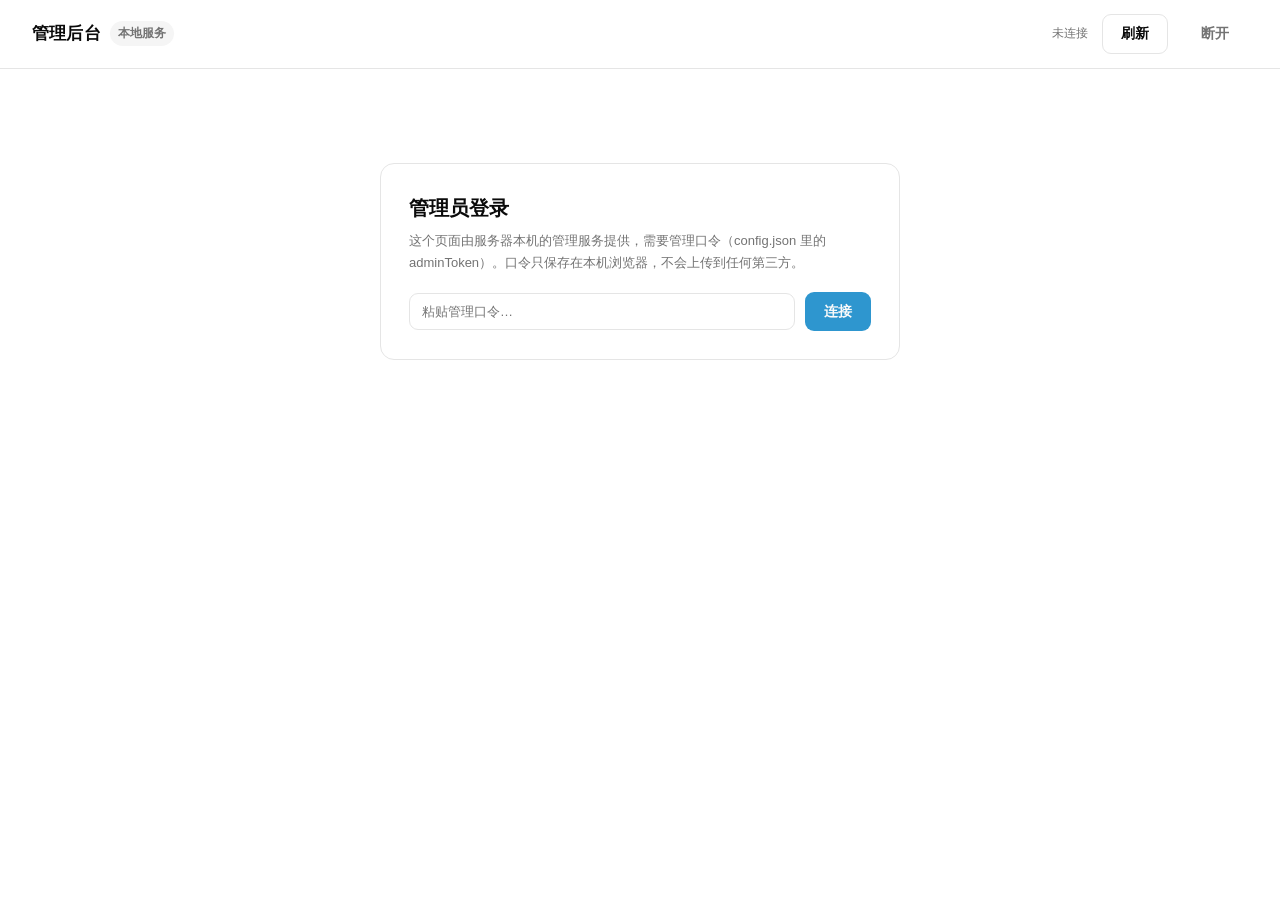
<file: admin.html>
<!DOCTYPE html>
<html lang="zh-CN">
<head>
<meta charset="utf-8">
<meta name="viewport" content="width=device-width,initial-scale=1">
<meta name="robots" content="noindex,nofollow,noarchive">
<title>管理后台 · Stone Logic</title>
<link rel="stylesheet" href="assets/style.css?v=20261121">
<style>
  .ad-top{position:sticky;top:0;z-index:20;display:flex;align-items:center;gap:14px;flex-wrap:wrap;
    padding:14px clamp(14px,4vw,32px);background:var(--card);border-bottom:1px solid var(--border)}
  .ad-brand{font-weight:800;font-size:17px;letter-spacing:.01em;display:flex;align-items:center;gap:9px}
  .ad-brand span{font-size:12px;font-weight:600;color:var(--muted-foreground);padding:3px 8px;border-radius:999px;background:var(--muted)}
  .ad-spacer{flex:1}
  .ad-main{max-width:1180px;margin:0 auto;padding:22px clamp(14px,4vw,32px) 60px}
  .ad-gate{max-width:520px;margin:8vh auto;padding:28px}
  .ad-gate h1{margin:0 0 6px;font-size:20px}
  .ad-gate p{margin:0 0 18px;font-size:13px;color:var(--muted-foreground);line-height:1.7}
  .ad-row{display:flex;gap:10px;flex-wrap:wrap;align-items:center}
  .ad-input{flex:1;min-width:220px;padding:10px 12px;border-radius:9px;border:1px solid var(--input);
    background:var(--card);color:var(--foreground);font-size:13px;font-family:var(--font-sans)}
  .ad-cards{display:grid;grid-template-columns:repeat(auto-fit,minmax(158px,1fr));gap:14px;margin-bottom:20px}
  .ad-card{background:var(--card);border:1px solid var(--border);border-radius:calc(var(--radius)*1.3);padding:15px 16px}
  .ad-card .k{font-size:12px;color:var(--muted-foreground);display:flex;align-items:center;gap:6px}
  .ad-card .v{font-size:23px;font-weight:800;margin-top:7px;line-height:1.2}
  .ad-card .s{font-size:12px;color:var(--muted-foreground);margin-top:5px}
  .ad-grid{display:grid;grid-template-columns:1fr 1fr;gap:16px;margin-bottom:18px}
  @media(max-width:820px){.ad-grid{grid-template-columns:1fr}}
  .ad-panel{background:var(--card);border:1px solid var(--border);border-radius:calc(var(--radius)*1.4);padding:18px}
  .ad-panel h2{margin:0 0 14px;font-size:15px;font-weight:750;display:flex;align-items:center;gap:8px}
  .ad-panel h2 small{font-size:12px;font-weight:500;color:var(--muted-foreground)}
  .ad-canvas{width:100%;height:112px;display:block}
  .ad-legend{display:flex;gap:14px;font-size:12px;color:var(--muted-foreground);margin-top:8px;flex-wrap:wrap}
  .ad-dot{display:inline-block;width:8px;height:8px;border-radius:50%;margin-right:5px;vertical-align:middle}
  .ad-ports{display:flex;gap:10px;flex-wrap:wrap}
  .ad-port{display:flex;align-items:center;gap:8px;font-size:13px;padding:8px 12px;border-radius:9px;
    border:1px solid var(--border);background:var(--background)}
  .ad-table{width:100%;border-collapse:collapse;font-size:13px}
  .ad-table th{text-align:left;font-size:12px;font-weight:600;color:var(--muted-foreground);
    padding:8px 10px;border-bottom:1px solid var(--border);white-space:nowrap}
  .ad-table td{padding:9px 10px;border-bottom:1px solid var(--border);vertical-align:top}
  .ad-table tr:last-child td{border-bottom:0}
  .ad-table tbody tr:hover{background:var(--accent)}
  .ad-mono{font-family:ui-monospace,SFMono-Regular,Consolas,monospace;font-size:12px}
  .ad-empty{padding:26px;text-align:center;color:var(--muted-foreground);font-size:13px}
  .ad-tag{font-size:11px;padding:2px 8px;border-radius:999px;background:var(--muted);
    color:var(--muted-foreground);white-space:nowrap;display:inline-block}
  .ad-tag.ok{background:oklch(93% .06 150);color:oklch(42% .12 150)}
  .ad-tag.bad{background:oklch(93% .06 27);color:oklch(48% .18 27)}
  [data-theme="dark"] .ad-tag.ok{background:oklch(30% .06 150);color:oklch(85% .1 150)}
  [data-theme="dark"] .ad-tag.bad{background:oklch(30% .06 27);color:oklch(85% .1 27)}
  .ad-scroll{max-height:420px;overflow:auto}
  .ad-status{font-size:12px;color:var(--muted-foreground)}
  .ad-err{color:var(--destructive);font-size:13px;margin-top:12px}

  /* 标签页 */
  .ad-tabs{display:flex;gap:6px;margin-bottom:18px;padding:5px;background:var(--muted);border-radius:12px;width:fit-content;flex-wrap:wrap}
  .ad-tab{border:0;background:transparent;color:var(--muted-foreground);font-size:13.5px;font-weight:650;
    padding:8px 16px;border-radius:9px;cursor:pointer;transition:.15s;font-family:var(--font-sans)}
  .ad-tab:hover{color:var(--foreground)}
  .ad-tab.active{background:var(--card);color:var(--foreground);box-shadow:var(--shadow-sm)}
  .ad-tabpane{animation:adFade .22s ease}
  @keyframes adFade{from{opacity:0;transform:translateY(4px)}to{opacity:1;transform:none}}

  /* 内容管理 */
  .ad-toolbar{display:flex;align-items:center;gap:8px;flex-wrap:wrap;margin-bottom:14px}
  .ad-form{background:var(--card);border:1px solid var(--ring);border-radius:var(--radius);padding:16px;margin-bottom:16px}
  .ad-form h3{margin:0 0 12px;font-size:14px;font-weight:700}
  .ad-form-grid{display:grid;grid-template-columns:1fr 1fr;gap:12px}
  @media(max-width:720px){.ad-form-grid{grid-template-columns:1fr}}
  .ad-f{display:grid;gap:5px}
  .ad-f label{font-size:12px;color:var(--muted-foreground)}
  .ad-f input,.ad-f textarea,.ad-f select{
    background:var(--background);border:1px solid var(--input);color:var(--foreground);
    border-radius:8px;padding:8px 10px;font-size:13px;font-family:var(--font-sans);width:100%}
  .ad-f textarea{min-height:80px;resize:vertical}
  .ad-f.full{grid-column:1/-1}
  .ad-form-act{display:flex;gap:8px;justify-content:flex-end;margin-top:14px}
  .btn-danger{background:var(--destructive);color:var(--destructive-foreground)}
  .ad-mini{padding:4px 10px;font-size:12px;border-radius:7px}
</style>
</head>
<body>

<header class="ad-top">
  <div class="ad-brand">管理后台 <span id="verTag">本地服务</span></div>
  <div class="ad-spacer"></div>
  <div class="ad-status" id="statusText">未连接</div>
  <button class="btn btn-outline" id="btnRefresh" type="button">刷新</button>
  <button class="btn btn-ghost" id="btnLogout" type="button">断开</button>
</header>

<main class="ad-main">

  <!-- 未连接：输入管理口令 -->
  <section class="card ad-gate" id="gate">
    <h1>管理员登录</h1>
    <p>这个页面由服务器本机的管理服务提供，需要管理口令（config.json 里的 adminToken）。口令只保存在本机浏览器，不会上传到任何第三方。</p>
    <div class="ad-row">
      <input class="ad-input" id="tokenInput" type="password" placeholder="粘贴管理口令…" autocomplete="off">
      <button class="btn btn-primary" id="btnConnect" type="button">连接</button>
    </div>
    <div class="ad-err" id="gateErr" hidden></div>
  </section>

  <!-- 已连接：数据面板 -->
  <div id="panel" hidden>
    <div class="ad-tabs">
      <button class="ad-tab active" data-tab="mon" type="button">📊 监控</button>
      <button class="ad-tab" data-tab="content" type="button">📝 内容管理</button>
      <button class="ad-tab" data-tab="report" type="button">🚩 举报处理</button>
    </div>

    <div class="ad-tabpane" id="tabMon">
    <div class="ad-cards" id="cards"></div>

    <div class="ad-grid">
      <div class="ad-panel">
        <h2>内存在用 <small>RSS，单位 MB</small></h2>
        <canvas class="ad-canvas" id="cvMem"></canvas>
        <div class="ad-legend"><span><i class="ad-dot" style="background:var(--primary)"></i><span id="memNow">—</span></span>
          <span>阈值 <b id="memLimit">—</b> MB</span></div>
      </div>
      <div class="ad-panel">
        <h2>在线人数 <small>来自官方在线数据</small></h2>
        <canvas class="ad-canvas" id="cvOnline"></canvas>
        <div class="ad-legend"><span><i class="ad-dot" style="background:oklch(65% .15 150)"></i>当前 <b id="onlineNow">—</b> 人</span>
          <span id="onlineAge">—</span></div>
      </div>
    </div>

    <div class="ad-grid">
      <div class="ad-panel">
        <h2>服务端口</h2>
        <div class="ad-ports" id="ports"></div>
        <div class="ad-legend" style="margin-top:12px">
          <span>进程运行 <b id="uptime">—</b></span>
          <span>请求 <b id="rpm">—</b> 次/分</span>
        </div>
      </div>
      <div class="ad-panel">
        <h2>最近告警 <small>最多 30 条</small></h2>
        <div class="ad-scroll" style="max-height:180px">
          <table class="ad-table"><tbody id="alarmRows"></tbody></table>
        </div>
      </div>
    </div>

    <div class="ad-panel" style="margin-bottom:18px">
      <h2>活跃授权 <small>游戏内登录态，到期自动失效</small></h2>
      <div class="ad-scroll">
        <table class="ad-table">
          <thead><tr><th>游戏 ID</th><th>QQ</th><th>绑定账号</th><th>剩余</th></tr></thead>
          <tbody id="authRows"></tbody>
        </table>
      </div>
    </div>

    <div class="ad-grid">
      <div class="ad-panel">
        <h2>举报队列 <small id="reportCount"></small></h2>
        <div class="ad-scroll">
          <table class="ad-table">
            <thead><tr><th>时间</th><th>帖子</th><th>举报人</th><th>原因</th></tr></thead>
            <tbody id="reportRows"></tbody>
          </table>
        </div>
      </div>
      <div class="ad-panel">
        <h2>审计日志 <small id="auditCount"></small></h2>
        <div class="ad-scroll">
          <table class="ad-table">
            <thead><tr><th>时间</th><th>动作</th><th>账号</th><th>目标</th></tr></thead>
            <tbody id="auditRows"></tbody>
          </table>
        </div>
      </div>
    </div>
    </div><!-- /tabMon -->

    <!-- ===== 内容管理 ===== -->
    <div class="ad-tabpane" id="tabContent" hidden>
      <div class="ad-toolbar">
        <span class="ad-status">新增内容：</span>
        <button class="btn btn-sm btn-primary" data-form="ann" type="button">公告</button>
        <button class="btn btn-sm btn-outline" data-form="item" type="button">商品</button>
        <button class="btn btn-sm btn-outline" data-form="ach" type="button">成就</button>
        <button class="btn btn-sm btn-outline" data-form="tour" type="button">赛事</button>
        <button class="btn btn-sm btn-outline" data-form="build" type="button">建筑</button>
      </div>
      <div id="cForm"></div>

      <div class="ad-panel" style="margin-bottom:16px">
        <h2>公告 <small id="annCount"></small></h2>
        <div class="ad-scroll"><table class="ad-table">
          <thead><tr><th>时间</th><th>标题</th><th>内容</th><th>置顶</th><th>操作</th></tr></thead>
          <tbody id="annRows"></tbody>
        </table></div>
      </div>

      <div class="ad-panel" style="margin-bottom:16px">
        <h2>商店商品 <small id="itemCount"></small></h2>
        <div class="ad-scroll"><table class="ad-table">
          <thead><tr><th>名称</th><th>价格</th><th>分类</th><th>库存</th><th>操作</th></tr></thead>
          <tbody id="itemRows"></tbody>
        </table></div>
      </div>

      <div class="ad-grid">
        <div class="ad-panel">
          <h2>成就 <small id="achCount"></small></h2>
          <div class="ad-scroll"><table class="ad-table">
            <thead><tr><th>名称</th><th>分类</th><th>操作</th></tr></thead>
            <tbody id="achRows"></tbody>
          </table></div>
        </div>
        <div class="ad-panel">
          <h2>赛事 <small id="tourCount"></small></h2>
          <div class="ad-scroll"><table class="ad-table">
            <thead><tr><th>标题</th><th>开始</th><th>状态</th><th>操作</th></tr></thead>
            <tbody id="tourRows"></tbody>
          </table></div>
        </div>
      </div>

      <div class="ad-panel">
        <h2>建筑作品 <small id="buildCount"></small></h2>
        <div class="ad-scroll"><table class="ad-table">
          <thead><tr><th>标题</th><th>作者</th><th>世界</th><th>操作</th></tr></thead>
          <tbody id="buildRows"></tbody>
        </table></div>
      </div>
    </div>

    <!-- ===== 举报处理 ===== -->
    <div class="ad-tabpane" id="tabReport" hidden>
      <div class="ad-cards" id="rpCards"></div>
      <div class="ad-panel" style="margin-bottom:16px">
        <h2>举报队列 <small id="rpCount"></small></h2>
        <div class="ad-scroll"><table class="ad-table">
          <thead><tr><th>时间</th><th>帖子</th><th>举报人</th><th>原因</th><th>状态</th><th>操作</th></tr></thead>
          <tbody id="rpRows"></tbody>
        </table></div>
      </div>
      <div class="ad-panel">
        <h2>管理操作日志 <small>后台谁做了什么，全部留痕</small></h2>
        <div class="ad-scroll"><table class="ad-table">
          <thead><tr><th>时间</th><th>操作</th><th>参数</th></tr></thead>
          <tbody id="admRows"></tbody>
        </table></div>
      </div>
    </div>
  </div>
</main>

<script>
(function () {
  'use strict';
  var TOKEN_KEY = 'stl_admin_token_v1';
  var timer = null;
  var last = null;

  function $(id) { return document.getElementById(id); }
  function esc(s) {
    return String(s == null ? '' : s).replace(/[&<>"']/g, function (c) {
      return { '&': '&amp;', '<': '&lt;', '>': '&gt;', '"': '&quot;', "'": '&#39;' }[c];
    });
  }
  function pad(n) { return (n < 10 ? '0' : '') + n; }
  function fmtTime(ms) {
    var n = Number(ms) || 0;
    if (!n) return '—';
    var d = new Date(n);
    return pad(d.getMonth() + 1) + '-' + pad(d.getDate()) + ' ' + pad(d.getHours()) + ':' + pad(d.getMinutes()) + ':' + pad(d.getSeconds());
  }
  function fmtDur(sec) {
    sec = Math.max(0, Math.floor(Number(sec) || 0));
    var d = Math.floor(sec / 86400), h = Math.floor(sec % 86400 / 3600), m = Math.floor(sec % 3600 / 60);
    if (d) return d + ' 天 ' + h + ' 小时';
    if (h) return h + ' 小时 ' + m + ' 分';
    return m + ' 分';
  }

  /* 简单折线图：自适应宽度，画区间 + 折线 + 末点 */
  function draw(canvas, values, color) {
    if (!canvas) return;
    var dpr = window.devicePixelRatio || 1;
    var w = canvas.clientWidth, h = canvas.clientHeight;
    if (!w || !h) return;
    canvas.width = Math.round(w * dpr);
    canvas.height = Math.round(h * dpr);
    var ctx = canvas.getContext('2d');
    ctx.setTransform(dpr, 0, 0, dpr, 0, 0);
    ctx.clearRect(0, 0, w, h);

    var vals = (values || []).filter(function (v) { return typeof v === 'number' && isFinite(v); });
    if (vals.length < 2) {
      ctx.fillStyle = 'rgba(128,128,128,.45)';
      ctx.font = '12px sans-serif';
      ctx.fillText('数据还不够，运行几分钟后再看', 8, h / 2 + 4);
      return;
    }
    var max = Math.max.apply(null, vals), min = Math.min.apply(null, vals);
    if (max === min) { max = min + 1; }
    var pad = 8;
    var stepX = (w - pad * 2) / (vals.length - 1);
    function y(v) { return h - pad - (v - min) / (max - min) * (h - pad * 2); }

    // 网格
    ctx.strokeStyle = 'rgba(128,128,128,.18)';
    ctx.lineWidth = 1;
    for (var g = 0; g <= 2; g++) {
      var yy = pad + (h - pad * 2) * g / 2;
      ctx.beginPath(); ctx.moveTo(pad, yy); ctx.lineTo(w - pad, yy); ctx.stroke();
    }
    // 面积
    ctx.beginPath();
    ctx.moveTo(pad, y(vals[0]));
    for (var i = 1; i < vals.length; i++) ctx.lineTo(pad + stepX * i, y(vals[i]));
    ctx.lineTo(w - pad, h - pad); ctx.lineTo(pad, h - pad); ctx.closePath();
    var grad = ctx.createLinearGradient(0, 0, 0, h);
    grad.addColorStop(0, color.replace('ALPHA', '.25'));
    grad.addColorStop(1, color.replace('ALPHA', '.02'));
    ctx.fillStyle = grad; ctx.fill();
    // 折线
    ctx.beginPath();
    ctx.moveTo(pad, y(vals[0]));
    for (var j = 1; j < vals.length; j++) ctx.lineTo(pad + stepX * j, y(vals[j]));
    ctx.strokeStyle = color.replace('ALPHA', '1');
    ctx.lineWidth = 2; ctx.lineJoin = 'round'; ctx.stroke();
    // 末点
    ctx.beginPath();
    ctx.arc(w - pad, y(vals[vals.length - 1]), 3, 0, Math.PI * 2);
    ctx.fillStyle = color.replace('ALPHA', '1'); ctx.fill();

    // 顶端数值
    ctx.fillStyle = 'rgba(128,128,128,.75)';
    ctx.font = '11px sans-serif';
    ctx.fillText(Math.round(max), pad, pad + 10);
  }

  function setStatus(t) { $('statusText').textContent = t; }

  function render(d) {
    last = d;
    var m = d.monitor || {};
    var mx = m.metrics || {};
    var on = m.online || {};

    /* ---- 顶部指标卡 ---- */
    var cards = [
      { k: '在线人数', v: (on.now != null ? on.now : '—') + ' 人', s: on.stale ? '数据可能已断流' : ('上限 ' + (on.max || '—')) },
      { k: '内存在用', v: (mx.rssMb != null ? mx.rssMb : '—') + ' MB', s: '堆 ' + (mx.heapMb != null ? mx.heapMb : '—') + ' MB' },
      { k: '进程运行', v: mx.uptimeText || '—', s: '每 60 秒采集' },
      { k: '请求速率', v: (mx.reqPerMin != null ? mx.reqPerMin : '—') + ' 次/分', s: '本次统计窗口' },
      { k: '登录凭证', v: (d.counts && d.counts.tokens != null ? d.counts.tokens : '—') + ' 条', s: '含所有设备' },
      { k: '活跃授权', v: (d.counts && d.counts.activeAuth != null ? d.counts.activeAuth : '—') + ' 个', s: '游戏内登录态' },
      { k: '待看举报', v: (d.counts && d.counts.reports != null ? d.counts.reports : '—') + ' 条', s: '日志全量' },
      { k: '审计记录', v: (d.counts && d.counts.audit != null ? d.counts.audit : '—') + ' 条', s: '最近拉取' }
    ];
    $('cards').innerHTML = cards.map(function (c) {
      return '<div class="ad-card"><div class="k">' + esc(c.k) + '</div><div class="v">' + esc(c.v) + '</div><div class="s">' + esc(c.s) + '</div></div>';
    }).join('');

    /* ---- 曲线 ---- */
    var trends = Array.isArray(d.trends) ? d.trends : [];
    draw($('cvMem'), trends.map(function (t) { return Number(t.rss); }), 'rgba(59,130,246,ALPHA)');
    draw($('cvOnline'), trends.map(function (t) { return Number(t.online); }), 'rgba(16,185,129,ALPHA)');
    $('memNow').textContent = (mx.rssMb != null ? mx.rssMb + ' MB' : '—');
    $('memLimit').textContent = (m.thresholds && m.thresholds.rssAlertMb) || '—';
    $('onlineNow').textContent = (on.now != null ? on.now : '—');
    $('onlineAge').textContent = on.ageSec >= 0 ? ('数据 ' + (on.ageSec < 90 ? on.ageSec + ' 秒前' : Math.round(on.ageSec / 60) + ' 分钟前') + '更新') : '暂无数据';

    /* ---- 端口 ---- */
    var servers = Array.isArray(m.servers) ? m.servers : [];
    $('ports').innerHTML = servers.length ? servers.map(function (s) {
      return '<div class="ad-port"><span class="ad-tag ' + (s.up ? 'ok' : 'bad') + '">' +
        (s.up ? '在线' : '无响应') + '</span>' + esc(s.name) + ' <span class="ad-mono">:' + s.port + '</span></div>';
    }).join('') : '<div class="ad-empty">没有配置要监控的端口</div>';
    $('uptime').textContent = mx.uptimeText || '—';
    $('rpm').textContent = (mx.reqPerMin != null ? mx.reqPerMin : '—');

    /* ---- 告警 ---- */
    var alarms = Array.isArray(d.alarms) ? d.alarms : [];
    $('alarmRows').innerHTML = alarms.length ? alarms.map(function (a) {
      return '<tr><td class="ad-mono" style="white-space:nowrap">' + fmtTime(a.t) + '</td>' +
        '<td><span class="ad-tag ' + (a.kind === 'recover' ? 'ok' : 'bad') + '">' +
        (a.kind === 'recover' ? '恢复' : '异常') + '</span></td>' +
        '<td>' + esc(a.text) + '</td></tr>';
    }).join('') : '<tr><td class="ad-empty">最近没有告警，一切正常</td></tr>';

    /* ---- 活跃授权 ---- */
    var auth = Array.isArray(d.activeAuth) ? d.activeAuth : [];
    $('authRows').innerHTML = auth.length ? auth.map(function (a) {
      return '<tr><td>' + esc(a.player) + '</td><td class="ad-mono">' + esc(a.qq || '—') + '</td>' +
        '<td>' + (a.names && a.names.length ? esc(a.names.join('、')) : '—') + '</td>' +
        '<td>' + a.remainMin + ' 分钟</td></tr>';
    }).join('') : '<tr><td colspan="4" class="ad-empty">当前没有游戏内授权</td></tr>';

    /* ---- 举报 ---- */
    var reports = Array.isArray(d.reports) ? d.reports : [];
    $('reportCount').textContent = reports.length ? ('共 ' + reports.length + ' 条') : '';
    $('reportRows').innerHTML = reports.length ? reports.map(function (r) {
      return '<tr><td class="ad-mono" style="white-space:nowrap">' + fmtTime(r.t) + '</td>' +
        '<td class="ad-mono">' + esc(r.post_id) + '</td>' +
        '<td class="ad-mono">' + esc(r.qq || '—') + '</td>' +
        '<td>' + esc(r.reason || '') + '</td></tr>';
    }).join('') : '<tr><td colspan="4" class="ad-empty">没有待处理的举报</td></tr>';

    /* ---- 审计 ---- */
    var audit = Array.isArray(d.audit) ? d.audit : [];
    var ACT = {
      forum_post: '发帖', forum_reply: '回复', forum_edit: '编辑帖子',
      forum_del: '删除帖子', forum_report: '举报'
    };
    $('auditCount').textContent = audit.length ? ('共 ' + audit.length + ' 条') : '';
    $('auditRows').innerHTML = audit.length ? audit.map(function (a) {
      var who = (a.names && a.names.length ? a.names[0] : '') || ('QQ' + (a.qq || '?'));
      var target = a.extra && a.extra.id ? a.extra.id : '—';
      return '<tr><td class="ad-mono" style="white-space:nowrap">' + fmtTime(a.t) + '</td>' +
        '<td><span class="ad-tag">' + esc(ACT[a.action] || a.action) + '</span></td>' +
        '<td>' + esc(who) + '</td>' +
        '<td class="ad-mono">' + esc(target) + '</td></tr>';
    }).join('') : '<tr><td colspan="4" class="ad-empty">还没有操作记录</td></tr>';

    setStatus('已连接 · 更新于 ' + fmtTime(d.serverTime));
    renderReports(d);
    renderAdminAudit(d);
  }

  /* ================= 举报处理 ================= */

  function renderReports(d) {
    var reports = Array.isArray(d.reports) ? d.reports : [];
    var pending = reports.filter(function (r) { return r.status === 'pending'; });
    var cards = [
      { k: '待处理', v: pending.length + ' 条', s: '点了「删帖」或「忽略」就消失' },
      { k: '累计举报', v: reports.length + ' 条', s: '原始记录永久保留' },
      { k: '已删帖', v: reports.filter(function (r) { return r.status === 'deleted'; }).length + ' 条', s: '' },
      { k: '已忽略', v: reports.filter(function (r) { return r.status === 'ignored'; }).length + ' 条', s: '' }
    ];
    $('rpCards').innerHTML = cards.map(function (c) {
      return '<div class="ad-card"><div class="k">' + esc(c.k) + '</div><div class="v">' + esc(c.v) + '</div>' +
        (c.s ? '<div class="s">' + esc(c.s) + '</div>' : '') + '</div>';
    }).join('');

    $('rpCount').textContent = reports.length ? ('共 ' + reports.length + ' 条') : '';
    var STATUS = {
      pending: '<span class="ad-tag bad">待处理</span>',
      deleted: '<span class="ad-tag ok">已删帖</span>',
      ignored: '<span class="ad-tag">已忽略</span>'
    };
    $('rpRows').innerHTML = reports.length ? reports.map(function (r) {
      var st = r.status || 'pending';
      var acts = '';
      if (st === 'pending') {
        acts = '<button class="btn ad-mini btn-danger" data-rp="delete" data-t="' + r.t + '" data-p="' + esc(r.post_id || '') + '" type="button">删帖</button> ' +
          '<button class="btn ad-mini btn-outline" data-rp="ignore" data-t="' + r.t + '" data-p="' + esc(r.post_id || '') + '" type="button">忽略</button>';
      } else {
        acts = '<button class="btn ad-mini btn-ghost" data-rp="reopen" data-t="' + r.t + '" data-p="' + esc(r.post_id || '') + '" type="button">撤销处理</button>';
      }
      return '<tr><td class="ad-mono" style="white-space:nowrap">' + fmtTime(r.t) + '</td>' +
        '<td class="ad-mono">' + esc(r.post_id || '—') + '</td>' +
        '<td class="ad-mono">' + esc(r.qq || '—') + '</td>' +
        '<td>' + esc(r.reason || '') + '</td>' +
        '<td>' + (STATUS[st] || esc(st)) + (r.handledAt ? '<div class="ad-status" style="margin-top:3px">' + fmtTime(r.handledAt) + '</div>' : '') + '</td>' +
        '<td style="white-space:nowrap">' + acts + '</td></tr>';
    }).join('') : '<tr><td colspan="6" class="ad-empty">没有举报记录</td></tr>';
  }

  function handleReport(t, postId, action, btn) {
    var label = action === 'delete' ? '删除这个帖子' : (action === 'ignore' ? '把这条举报标记为忽略' : '撤销处理结果');
    if (!confirm('确定' + label + '？')) return;
    btn.disabled = true;
    adminPost('api/admin/report/handle', { t: Number(t), post_id: postId, action: action })
      .then(function (r) {
        if (r.error) { alert('失败：' + r.error); btn.disabled = false; return; }
        fetchData();
      })
      .catch(function (e) { alert('请求失败：' + e.message); btn.disabled = false; });
  }

  /* 管理操作日志 */
  function renderAdminAudit(d) {
    var logs = Array.isArray(d.adminAudit) ? d.adminAudit : [];
    $('admRows').innerHTML = logs.length ? logs.map(function (a) {
      var p = a.payload || {};
      var parts = [];
      for (var k in p) {
        if (!Object.prototype.hasOwnProperty.call(p, k)) continue;
        var v = p[k];
        if (k === 'content' || k === 'description') v = String(v).slice(0, 40) + (String(v).length > 40 ? '…' : '');
        parts.push(k + '=' + v);
      }
      return '<tr><td class="ad-mono" style="white-space:nowrap">' + fmtTime(a.t) + '</td>' +
        '<td><span class="ad-tag">' + esc(a.action) + '</span></td>' +
        '<td class="ad-mono" style="word-break:break-all">' + esc(parts.join(' ') || '—') + '</td></tr>';
    }).join('') : '<tr><td colspan="3" class="ad-empty">还没有后台操作记录</td></tr>';
  }

  /* ================= 内容管理 ================= */

  function adminToken() { return localStorage.getItem(TOKEN_KEY) || ''; }

  function adminPost(path, body) {
    return fetch(path, {
      method: 'POST',
      headers: { 'content-type': 'application/json', 'x-admin-token': adminToken() },
      body: JSON.stringify(body || {})
    }).then(function (r) {
      return r.json().catch(function () { return { error: '返回不是 JSON' }; });
    });
  }

  function jget(path) {
    return fetch(path, { cache: 'no-store' }).then(function (r) {
      return r.ok ? r.json() : [];
    }).catch(function () { return []; });
  }

  var FORMS = {
    ann: {
      title: '新增公告',
      fields: [
        { k: 'title', l: '标题', ph: '例如：周末双倍经验', cls: 'full' },
        { k: 'content', l: '正文', type: 'textarea', cls: 'full' },
        { k: 'action_label', l: '按钮文字（可选）', ph: '查看详情' },
        { k: 'action_url', l: '按钮链接（可选）', ph: 'https://…' },
        { k: 'pinned', l: '置顶这条公告', type: 'checkbox' }
      ],
      path: 'api/admin/announcement'
    },
    item: {
      title: '新增商品',
      fields: [
        { k: 'name', l: '商品名', ph: '例如：钻石×16' },
        { k: 'price', l: '价格', type: 'number', ph: '100' },
        { k: 'currency', l: '货币', ph: '点券' },
        { k: 'category', l: '分类', ph: '材料 / 装备 / 特权' },
        { k: 'icon', l: '图标（emoji）', ph: '🎁' },
        { k: 'description', l: '描述', type: 'textarea', cls: 'full' }
      ],
      path: 'api/admin/item'
    },
    ach: {
      title: '新增成就',
      fields: [
        { k: 'name', l: '成就名', ph: '例如：初次登顶' },
        { k: 'icon', l: '图标（emoji）', ph: '🏅' },
        { k: 'category', l: '分类', ph: '探索 / 战斗 / 建筑' },
        { k: 'description', l: '描述', type: 'textarea', cls: 'full' }
      ],
      path: 'api/admin/achievement'
    },
    tour: {
      title: '新增赛事',
      fields: [
        { k: 'title', l: '赛事标题', cls: 'full' },
        { k: 'start_at', l: '开始时间', type: 'datetime-local' },
        { k: 'end_at', l: '结束时间', type: 'datetime-local' },
        { k: 'reward', l: '奖励说明', ph: '冠军 5000 点券' },
        { k: 'status', l: '状态', type: 'select', options: ['upcoming', 'ongoing', 'finished'] },
        { k: 'description', l: '说明', type: 'textarea', cls: 'full' }
      ],
      path: 'api/admin/tournament'
    },
    build: {
      title: '新增建筑作品',
      fields: [
        { k: 'title', l: '作品名', cls: 'full' },
        { k: 'author', l: '作者' },
        { k: 'world', l: '所在世界 / 坐标' },
        { k: 'image', l: '图片地址（可选）', ph: 'https://…', cls: 'full' },
        { k: 'description', l: '介绍', type: 'textarea', cls: 'full' }
      ],
      path: 'api/admin/build'
    }
  };

  var openForm = '';

  function showForm(key) {
    var f = FORMS[key];
    if (!f) return;
    openForm = key;
    var html = '<div class="ad-form"><h3>' + esc(f.title) + '</h3><div class="ad-form-grid">';
    f.fields.forEach(function (fd) {
      var id = 'f_' + fd.k;
      html += '<div class="ad-f ' + (fd.cls || '') + '"><label for="' + id + '">' + esc(fd.l) + '</label>';
      if (fd.type === 'textarea') {
        html += '<textarea id="' + id + '" placeholder="' + esc(fd.ph || '') + '"></textarea>';
      } else if (fd.type === 'select') {
        html += '<select id="' + id + '">' + (fd.options || []).map(function (o) {
          return '<option value="' + esc(o) + '">' + esc(o) + '</option>';
        }).join('') + '</select>';
      } else if (fd.type === 'checkbox') {
        html += '<label style="display:flex;align-items:center;gap:8px;font-size:13px;color:var(--foreground)">' +
          '<input type="checkbox" id="' + id + '" style="width:auto"> ' + esc(fd.l) + '</label>';
      } else {
        html += '<input id="' + id + '" type="' + (fd.type || 'text') + '" placeholder="' + esc(fd.ph || '') + '">';
      }
      html += '</div>';
    });
    html += '</div><div class="ad-form-act">' +
      '<button class="btn btn-outline" id="fCancel" type="button">取消</button>' +
      '<button class="btn btn-primary" id="fSave" type="button">保存</button></div></div>';
    $('cForm').innerHTML = html;

    $('fCancel').addEventListener('click', function () { $('cForm').innerHTML = ''; openForm = ''; });
    $('fSave').addEventListener('click', function () {
      var body = {};
      f.fields.forEach(function (fd) {
        var el = $('f_' + fd.k);
        if (!el) return;
        if (fd.type === 'checkbox') { body[fd.k] = el.checked; return; }
        var v = String(el.value || '').trim();
        if (fd.type === 'number') v = Number(v) || 0;
        if (fd.type === 'datetime-local' && v) {
          var d = new Date(v);
          v = isNaN(d.getTime()) ? 0 : d.getTime();
        }
        if (v !== '' || fd.type === 'number') body[fd.k] = v;
      });
      if (!body.title && !body.name) { alert('标题 / 名称不能为空'); return; }
      if (!confirm('确认提交这条' + f.title.replace('新增', '') + '？')) return;
      var btn = this;
      btn.disabled = true;
      adminPost(f.path, body).then(function (r) {
        btn.disabled = false;
        if (r.error) { alert('失败：' + r.error); return; }
        $('cForm').innerHTML = '';
        openForm = '';
        loadContent();
        fetchData();
      }).catch(function (e) { btn.disabled = false; alert('请求失败：' + e.message); });
    });
    $('cForm').scrollIntoView({ behavior: 'smooth', block: 'nearest' });
  }

  function delRow(path, body, label) {
    if (!confirm('确定删除：' + label + '？\n删除后不可恢复。')) return;
    adminPost(path, body).then(function (r) {
      if (r.error) { alert('失败：' + r.error); return; }
      loadContent();
      fetchData();
    }).catch(function (e) { alert('请求失败：' + e.message); });
  }

  function loadContent() {
    Promise.all([
      jget('api/announcements'),
      jget('api/store/items'),
      jget('api/achievements'),
      jget('api/tournaments'),
      jget('api/builds')
    ]).then(function (res) {
      var anns = res[0] || [], items = res[1] || [], achs = res[2] || [], tours = res[3] || [], builds = res[4] || [];

      $('annCount').textContent = anns.length ? ('共 ' + anns.length + ' 条') : '暂无';
      $('annRows').innerHTML = anns.length ? anns.map(function (a) {
        return '<tr><td class="ad-mono" style="white-space:nowrap">' + fmtTime(a.created_at) + '</td>' +
          '<td style="font-weight:600">' + esc(a.title) + '</td>' +
          '<td class="ad-mono" style="max-width:340px;word-break:break-all">' + esc(String(a.content || '').slice(0, 80)) + '</td>' +
          '<td>' + (a.pinned ? '📌' : '—') + '</td>' +
          '<td><button class="btn ad-mini btn-danger" data-del="ann" data-id="' + a.id + '" data-label="' + esc(a.title) + '" type="button">删除</button></td></tr>';
      }).join('') : '<tr><td colspan="5" class="ad-empty">还没有公告</td></tr>';

      $('itemCount').textContent = items.length ? ('共 ' + items.length + ' 个') : '暂无';
      $('itemRows').innerHTML = items.length ? items.map(function (it) {
        return '<tr><td style="font-weight:600">' + esc(it.icon || '') + ' ' + esc(it.name) + '</td>' +
          '<td>' + it.price + ' ' + esc(it.currency || '') + '</td>' +
          '<td>' + esc(it.category || '—') + '</td>' +
          '<td>' + (it.stock < 0 ? '不限' : it.stock) + '</td>' +
          '<td><button class="btn ad-mini btn-danger" data-del="item" data-id="' + it.id + '" data-label="' + esc(it.name) + '" type="button">删除</button></td></tr>';
      }).join('') : '<tr><td colspan="5" class="ad-empty">还没有商品</td></tr>';

      $('achCount').textContent = achs.length ? ('共 ' + achs.length + ' 个') : '暂无';
      $('achRows').innerHTML = achs.length ? achs.map(function (a) {
        return '<tr><td>' + esc(a.icon || '🏅') + ' ' + esc(a.name) + '</td>' +
          '<td>' + esc(a.category || '—') + '</td>' +
          '<td><button class="btn ad-mini btn-danger" data-del="ach" data-id="' + a.id + '" data-label="' + esc(a.name) + '" type="button">删除</button></td></tr>';
      }).join('') : '<tr><td colspan="3" class="ad-empty">还没有成就</td></tr>';

      $('tourCount').textContent = tours.length ? ('共 ' + tours.length + ' 场') : '暂无';
      $('tourRows').innerHTML = tours.length ? tours.map(function (t) {
        return '<tr><td style="font-weight:600">' + esc(t.title) + '</td>' +
          '<td class="ad-mono">' + fmtTime(t.start_at) + '</td>' +
          '<td><span class="ad-tag">' + esc(t.status || '') + '</span></td>' +
          '<td><button class="btn ad-mini btn-danger" data-del="tour" data-id="' + t.id + '" data-label="' + esc(t.title) + '" type="button">删除</button></td></tr>';
      }).join('') : '<tr><td colspan="4" class="ad-empty">还没有赛事</td></tr>';

      $('buildCount').textContent = builds.length ? ('共 ' + builds.length + ' 个') : '暂无';
      $('buildRows').innerHTML = builds.length ? builds.map(function (b) {
        return '<tr><td style="font-weight:600">' + esc(b.title) + '</td>' +
          '<td>' + esc(b.author || '—') + '</td>' +
          '<td>' + esc(b.world || '—') + '</td>' +
          '<td><button class="btn ad-mini btn-danger" data-del="build" data-id="' + b.id + '" data-label="' + esc(b.title) + '" type="button">删除</button></td></tr>';
      }).join('') : '<tr><td colspan="4" class="ad-empty">还没有建筑作品</td></tr>';
    });
  }

  var DEL_PATH = {
    ann: 'api/admin/announcement/delete',
    item: 'api/admin/item/delete',
    ach: 'api/admin/achievement/delete',
    tour: 'api/admin/tournament/delete',
    build: 'api/admin/build/delete'
  };

  document.addEventListener('click', function (ev) {
    var t = ev.target;
    if (!t || !t.getAttribute) return;

    var rp = t.getAttribute('data-rp');
    if (rp) { handleReport(t.getAttribute('data-t'), t.getAttribute('data-p'), rp, t); return; }

    var del = t.getAttribute('data-del');
    if (del && DEL_PATH[del]) {
      delRow(DEL_PATH[del], { id: Number(t.getAttribute('data-id')) }, t.getAttribute('data-label') || '');
      return;
    }

    var fm = t.getAttribute('data-form');
    if (fm) showForm(fm);
  });

  function switchTab(name) {
    var tabs = document.querySelectorAll('.ad-tab');
    for (var i = 0; i < tabs.length; i++) {
      tabs[i].classList.toggle('active', tabs[i].getAttribute('data-tab') === name);
    }
    $('tabMon').hidden = name !== 'mon';
    $('tabContent').hidden = name !== 'content';
    $('tabReport').hidden = name !== 'report';
    if (name === 'content') loadContent();
    if (last) { renderReports(last); renderAdminAudit(last); }
  }

  function fetchData() {

    var token = localStorage.getItem(TOKEN_KEY) || '';
    if (!token) return;
    fetch('api/admin/overview?limit=120&token=' + encodeURIComponent(token), { cache: 'no-store' })
      .then(function (r) {
        if (r.status === 403) throw new Error('管理口令不正确');
        if (!r.ok) throw new Error('接口返回 ' + r.status);
        return r.json();
      })
      .then(function (d) {
        if (!d || !d.ok) throw new Error((d && d.error) || '数据异常');
        render(d);
        $('gate').hidden = true;
        $('panel').hidden = false;
      })
      .catch(function (e) {
        setStatus('连接失败');
        if (!last) {
          $('gate').hidden = false;
          $('panel').hidden = true;
          var ge = $('gateErr');
          ge.hidden = false;
          ge.textContent = /Failed to fetch|NetworkError/.test(e.message)
            ? '连不上本地服务。请确认管理服务在运行，并通过 http://127.0.0.1:28080/admin.html 打开本页。'
            : e.message;
        }
      });
  }

  function start() {
    stop();
    fetchData();
    timer = setInterval(fetchData, 30000);
  }
  function stop() { if (timer) { clearInterval(timer); timer = null; } }

  var tabBtns = document.querySelectorAll('.ad-tab');
  for (var ti = 0; ti < tabBtns.length; ti++) {
    tabBtns[ti].addEventListener('click', function () { switchTab(this.getAttribute('data-tab')); });
  }

  $('btnConnect').addEventListener('click', function () {
    var v = ($('tokenInput').value || '').trim();
    if (!v) { $('gateErr').hidden = false; $('gateErr').textContent = '请先填写管理口令'; return; }
    localStorage.setItem(TOKEN_KEY, v);
    $('gateErr').hidden = true;
    start();
  });
  $('tokenInput').addEventListener('keydown', function (e) {
    if (e.key === 'Enter') $('btnConnect').click();
  });
  $('btnRefresh').addEventListener('click', fetchData);
  $('btnLogout').addEventListener('click', function () {
    stop();
    localStorage.removeItem(TOKEN_KEY);
    last = null;
    $('tokenInput').value = '';
    $('panel').hidden = true;
    $('gate').hidden = false;
    setStatus('未连接');
  });

  /* 首次加载：有口令就直接连，否则显示登录框 */
  if (localStorage.getItem(TOKEN_KEY)) start();
  window.addEventListener('resize', function () {
    if (last) render(last);
  });
})();
</script>
</body>
</html>
</file>
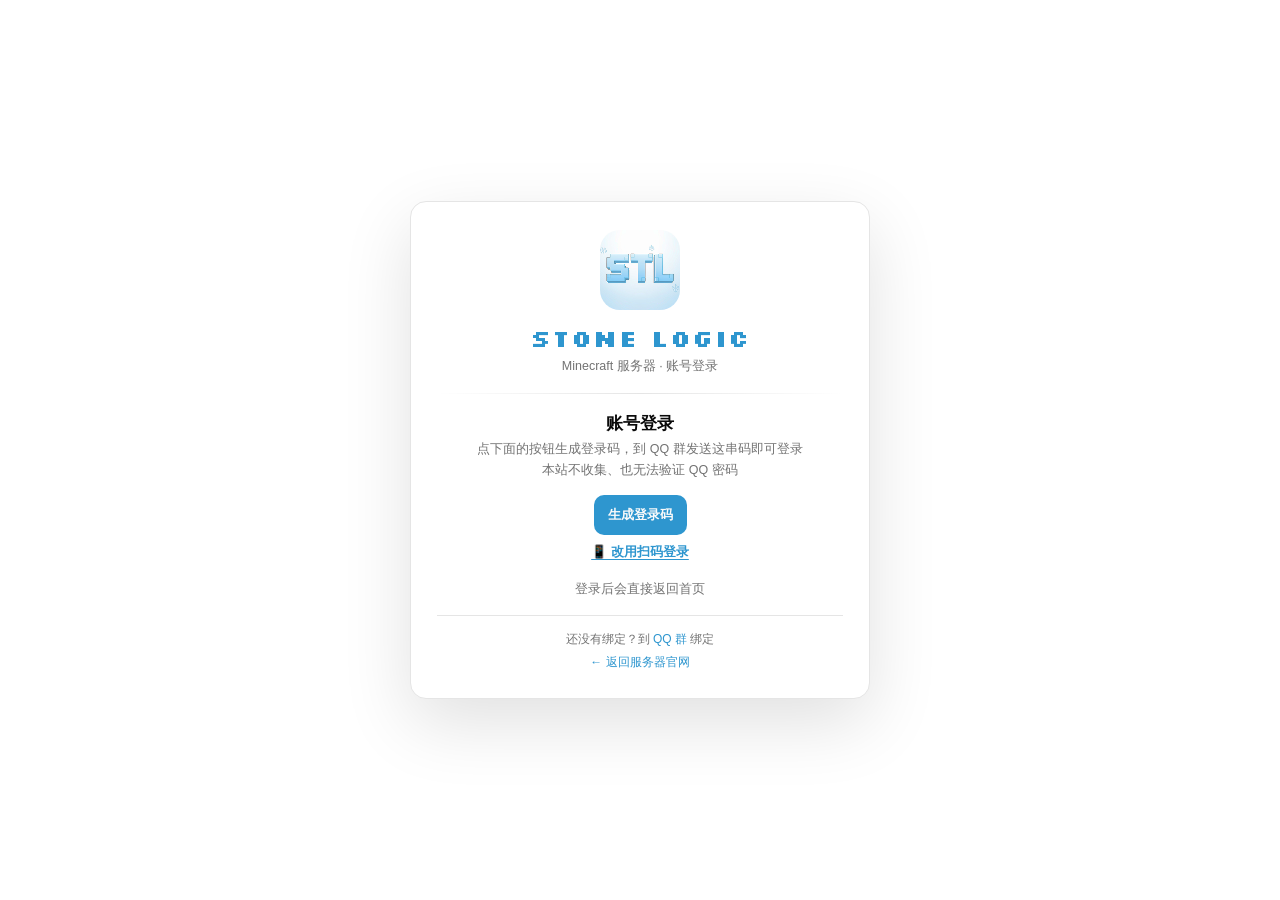
<file: confirm.html>
<!DOCTYPE html>
<html lang="zh-CN">
<head>
<meta charset="UTF-8">
<meta name="viewport" content="width=device-width, initial-scale=1">
<title>账号登录 · Stone Logic</title>
<style>
  /* 与官网主站一致：服务器名称用方块像素字体 */
  @font-face{
    font-family:"StlPixel";
    src:url("assets/fonts/silkscreen-700.woff2") format("woff2");
    font-weight:700;font-style:normal;font-display:swap;
  }
  .stl-pixel{
    font-family:"StlPixel","Silkscreen","PingFang SC","Microsoft YaHei",Arial,sans-serif;
    font-weight:700;letter-spacing:.05em;text-transform:uppercase;
  }
  :root{
    --background: oklch(100% 0 0); --foreground: oklch(14.5% 0 0);
    --card: oklch(100% 0 0); --card-foreground: oklch(14.5% 0 0);
    --primary: oklch(64% .125 238); --primary-foreground: oklch(98.5% 0 0);
    --muted: oklch(97% 0 0); --muted-foreground: oklch(55.6% 0 0);
    --accent: oklch(97% 0 0); --border: oklch(92.2% 0 0);
    --destructive: oklch(57.7% .245 27.325); --ring: oklch(62% .14 160 / .6);
    /* 登录码配色：浅色主题下必须是深蓝字，否则白底上几乎看不见 */
    --code-fg: oklch(38% .145 255); --code-bg: oklch(96.5% .022 255); --code-bd: oklch(84% .07 255);
    --radius: .625rem;
  }
  [data-theme="dark"]{
    --background: oklch(14.5% 0 0); --foreground: oklch(98.5% 0 0);
    --card: oklch(20.5% 0 0); --card-foreground: oklch(98.5% 0 0);
    --primary: oklch(72% .12 238); --primary-foreground: oklch(15% 0 0);
    --muted: oklch(26.9% 0 0); --muted-foreground: oklch(70.8% 0 0);
    --accent: oklch(26.9% 0 0); --border: oklch(100% 0 0/.1);
    --destructive: oklch(70.4% .191 22.216); --ring: oklch(72% .12 238);
    --code-fg: oklch(93% .055 250); --code-bg: oklch(25% .045 255); --code-bd: oklch(38% .07 255);
  }
  *{box-sizing:border-box}
  body{margin:0;min-height:100vh;display:flex;align-items:center;justify-content:center;padding:24px;
    font-family:"Inter Variable","PingFang SC","Microsoft YaHei","Helvetica Neue",Arial,sans-serif;
    color:var(--foreground);background:var(--background);transition:background-color .25s,color .25s}
  .box{width:min(92vw,460px);text-align:center;background:var(--card);border:1px solid var(--border);
    border-radius:calc(var(--radius)*1.6);padding:28px 26px 24px;color:var(--card-foreground);
    box-shadow:0 24px 70px rgb(0 0 0/.12)}
  .logo{width:80px;height:80px;margin:0 auto 12px;border-radius:20px;display:block;image-rendering:pixelated;
    background:var(--muted)}
  .sname{margin:0;font-size:24px;font-weight:700;color:var(--primary)}
  .sub{margin:5px 0 0;font-size:12.5px;color:var(--muted-foreground)}
  .rule{height:1px;margin:18px 0;background:linear-gradient(90deg,transparent,var(--border),transparent)}
  h1{margin:0 0 4px;font-size:17px;color:var(--foreground)}
  .lead{margin:0 0 14px;font-size:12.5px;color:var(--muted-foreground);line-height:1.7}
  .req{margin:0 0 14px;padding:10px;border-radius:12px;background:color-mix(in oklab,var(--primary) 12%,transparent);
    border:1px solid var(--ring);font-size:19px;font-weight:800;color:var(--primary);word-break:break-all}
  .row{display:flex;gap:8px;margin-bottom:10px}
  input{flex:1;min-width:0;padding:11px 12px;border:1px solid var(--border);border-radius:10px;
    background:var(--muted);color:var(--foreground);outline:none;font-size:14px;font-family:inherit}
  input:focus{border-color:var(--ring);box-shadow:0 0 0 3px var(--ring)}
  input.otp{letter-spacing:6px;text-align:center;font-size:17px;font-weight:800}
  .logincode{font-family:ui-monospace,Consolas,Menlo,monospace;font-size:30px;font-weight:800;letter-spacing:9px;
    text-align:center;padding:16px 6px 16px 15px;margin:0 auto;border-radius:12px;user-select:all;cursor:pointer;
    background:var(--code-bg);border:1px solid var(--code-bd);color:var(--code-fg)}
  button{padding:11px 14px;border:0;border-radius:10px;background:var(--primary);color:var(--primary-foreground);
    font-size:13px;font-weight:700;cursor:pointer;white-space:nowrap;font-family:inherit}
  button:hover{opacity:.9}
  button:disabled{opacity:.45;cursor:not-allowed}
  button.wide{width:100%;margin-top:4px;font-size:15px;padding:13px}
  button.ghost{background:var(--muted);color:var(--foreground);border:1px solid var(--border)}
  .list{margin:12px 0;display:grid;gap:8px;text-align:left}
  .item{padding:10px 12px;border-radius:10px;border:1px solid var(--border);
    background:var(--muted);cursor:pointer;font-size:14px;display:flex;justify-content:space-between;align-items:center;color:var(--foreground)}
  .item:hover{border-color:var(--ring)}
  .item.on{border-color:var(--ring);background:color-mix(in oklab,var(--primary) 12%,transparent)}
  .item small{color:var(--muted-foreground);font-size:11px}
  .msg{min-height:18px;margin:10px 0 0;font-size:12.5px;color:var(--muted-foreground);line-height:1.6}
  .msg.err{color:var(--destructive);font-weight:700}
  .foot{margin-top:16px;padding-top:12px;border-top:1px solid var(--border);font-size:12px;color:var(--muted-foreground);line-height:1.9}
  a{color:var(--primary);text-decoration:none}
  a:hover{text-decoration:underline}
  [hidden]{display:none!important}
  .scan-entry{text-align:center;margin:2px 0 6px}
  .scan-link{border:0;background:transparent;color:var(--primary);font-size:13px;cursor:pointer;padding:8px 6px;text-decoration:underline;text-underline-offset:3px}
  .scan-link:hover{opacity:.75}
  .scan-panel{text-align:center;padding:14px 0 6px}
  .scan-panel canvas{display:block;margin:0 auto;width:220px;height:220px;background:#fff;border-radius:12px;
    border:1px solid var(--border);padding:8px;box-sizing:border-box;image-rendering:pixelated}
  .scan-hint{font-size:12.5px;color:var(--muted-foreground);line-height:1.7;margin:12px 0 2px}
</style>
</head>
<body>
<div class="box">
  <img class="logo" id="logo" src="assets/icon.png" alt="服务器 Logo">
  <h2 class="sname stl-pixel" id="sname">Stone Logic</h2>
  <p class="sub" id="sub">Minecraft 服务器 · 账号登录</p>
  <div class="rule"></div>

  <h1 id="pageTitle">账号登录</h1>
  <p class="lead" id="pageLead">点下面的按钮生成登录码，到 QQ 群发送这串码即可登录<br>本站不收集、也无法验证 QQ 密码</p>

  <div id="loginBox">
    <button id="codeBtn" type="button">生成登录码</button>
    <div id="codePanel" hidden>
      <p class="lead" style="margin:14px 0 8px">在 QQ 群「STL 服务器」发送下面这串码：</p>
      <div class="logincode" id="codeText">------</div>
      <p class="lead" style="margin-top:8px">5 分钟内有效，发一次就够，发完本页会自动登录</p>
    </div>
  </div>

  <div id="scanEntry" hidden>
    <button id="scanBtn" type="button" class="scan-link">📱 改用扫码登录</button>
  </div>

  <div id="scanPanel" class="scan-panel" hidden>
    <canvas id="scanQr" width="220" height="220" aria-label="登录二维码"></canvas>
    <p id="scanHint" class="scan-hint">正在生成二维码…</p>
    <button id="scanCancel" type="button" class="scan-link">← 返回登录码登录</button>
  </div>

  <div id="authBox" hidden>
    <div id="reqWrap">
      <p class="lead" style="margin-bottom:6px">本次授权请求的游戏 ID</p>
      <div class="req" id="reqName">核验中…</div>
    </div>
    <p class="lead" style="margin-top:12px">验证通过后会自动完成授权并返回首页，无需操作</p>
  </div>

  <p class="msg" id="msg"></p>
  <div class="foot">
    还没有绑定？到 <a href="https://qm.qq.com/q/UhSK4yuLGG" target="_blank" rel="noopener">QQ 群</a> 绑定<br>
    <a href="index.html">← 返回服务器官网</a>
  </div>
</div>
<script src="assets/qrcode.min.js"></script>
<script>
(function () {
  'use strict';
  try {
    var saved = localStorage.getItem('stl_theme');
    if (!saved) saved = window.matchMedia && window.matchMedia('(prefers-color-scheme: dark)').matches ? 'dark' : 'light';
    document.documentElement.setAttribute('data-theme', saved);
  } catch (e) {}
  try {
    var cfg = JSON.parse(localStorage.getItem('mc-site-config-v2') || '{}');
    if (cfg.serverName) document.getElementById('sname').textContent = cfg.serverName;
    if (cfg.subtitle) document.getElementById('sub').textContent = cfg.subtitle;
    if (cfg.icon) document.getElementById('logo').src = cfg.icon;
  } catch (e) {}

  var q = new URLSearchParams(location.search);
  var code = q.get('c') || '';
  var lt = q.get('lt') || '';          // 一次性登录票（游戏内链接自带，用来免登录码登录）
  var topic = q.get('topic') || 'stl-ql-6bd1ae0f4e7e7968';
  // 服务端拿不到个人授权码时的兜底入口（多半是该游戏ID还没绑定 QQ）
  var isFallback = q.get('fallback') === '1';
  var fbName = q.get('player') || '';
  // 手机扫码后若本机没登录，会先跳来这里用登录码登录；登完自动回扫码确认页
  var scanBack = q.get('scan') || '';
  var rid = sessionStorage.getItem('stl_site_rid');
  if (!rid) { rid = Array.from(crypto.getRandomValues(new Uint8Array(16))).map(function (b) { return ('0' + b.toString(16)).slice(-2); }).join(''); sessionStorage.setItem('stl_site_rid', rid); }
  var ntfy = topic ? 'https://ntfy.sh/' + encodeURIComponent(topic) : '';
  var reqName = '', logged = false, authing = false;
  var SKEY = 'stl_web_session_v1';
  var pses = null, token = '', myNames = [];
  try { pses = JSON.parse(localStorage.getItem(SKEY) || 'null'); if (!(pses && pses.token && pses.qq && pses.exp > Date.now())) pses = null; } catch (e) {}
  if (pses) { logged = true; token = pses.token || ''; myNames = pses.names || []; document.getElementById('loginBox').hidden = true; }
  // 带着票据来（游戏内链接）就别先闪一下登录框，等 onopen 后直接换登录态
  else if (lt) { document.getElementById('loginBox').hidden = true; }
  var msg = document.getElementById('msg');
  var authBox = document.getElementById('authBox');

  function say(t, err) { msg.textContent = t; msg.className = 'msg' + (err ? ' err' : ''); }
  function post(obj) {
    if (!ntfy) { say('缺少授权参数，请回游戏重新获取链接。', true); return; }
    /* 带上 UA：服务端记进登录凭证，方便「登录设备管理」区分是哪台设备 */
    if (obj && !obj.ua) { try { obj.ua = navigator.userAgent; } catch (e) {} }
    fetch(ntfy, { method: 'POST', headers: { 'content-type': 'text/plain' }, body: JSON.stringify(obj) }).catch(function (e) { say('网络错误：' + e.message, true); });
  }

  /* 登录成功后统一落盘：有效期按服务端给的 days（默认 30 天） */
  function saveSession(m) {
    logged = true;
    token = m.token || '';
    myNames = m.names || [];
    var days = Number(m.days) > 0 ? Number(m.days) : 30;
    try {
      localStorage.setItem(SKEY, JSON.stringify({
        token: token, qq: m.qq, uid: m.uid || '', names: myNames, exp: Date.now() + days * 86400000
      }));
    } catch (e) {}
    var lb = document.getElementById('loginBox');
    if (lb) lb.hidden = true;
  }

  var ticketTried = false;
  /* 游戏内链接自带一次性票：直接换登录态，绑过 QQ 的玩家不用再发登录码 */
  function tryTicketLogin() {
    if (!lt || ticketTried) return false;
    ticketTried = true;
    var lb = document.getElementById('loginBox');
    if (lb) lb.hidden = true;
    var t1 = document.getElementById('pageTitle'), l1 = document.getElementById('pageLead');
    if (t1) t1.textContent = '正在自动登录';
    if (l1) l1.textContent = '本次登录由游戏内链接自动完成，无需输入登录码';
    say('正在自动登录…');
    post({ type: 'ticketLogin', ticket: lt, rid: rid });
    return true;
  }

  /* ---------- 扫码登录（电脑端） ----------
     二维码里只有一个随机 sid；服务端在手机确认后把新签发的 token 走 SSE 推回来。 */
  var scanEntry = document.getElementById('scanEntry');
  var scanPanel = document.getElementById('scanPanel');
  var scanHint = document.getElementById('scanHint');
  var scanCancel = document.getElementById('scanCancel');
  var scanSid = '', scanDeadline = 0, scanCountdown = null, scanWait = null;
  var codeTimer = null;   // 群内登录码的过期倒计时

  function drawQr(text) {
    var cv = document.getElementById('scanQr');
    var qr = qrcode(0, 'M');
    qr.addData(text);
    qr.make();
    var n = qr.getModuleCount(), quiet = 3, total = n + quiet * 2;
    var px = Math.max(2, Math.floor(440 / total));
    var size = px * total;
    cv.width = size; cv.height = size;
    var ctx = cv.getContext('2d');
    ctx.fillStyle = '#ffffff'; ctx.fillRect(0, 0, size, size);
    ctx.fillStyle = '#0f2233';
    for (var r = 0; r < n; r++) {
      for (var c = 0; c < n; c++) {
        if (qr.isDark(r, c)) ctx.fillRect((c + quiet) * px, (r + quiet) * px, px, px);
      }
    }
  }

  function stopScan(reason) {
    if (scanCountdown) { clearInterval(scanCountdown); scanCountdown = null; }
    if (scanWait) { clearTimeout(scanWait); scanWait = null; }
    if (scanSid) { post({ type: 'scanCancel', sid: scanSid, rid: rid }); scanSid = ''; }
    scanDeadline = 0;
    scanPanel.hidden = true;
    scanEntry.hidden = false;
    if (reason) say(reason, true);
  }

  function startScan() {
    if (!ntfy) { say('缺少授权参数，无法扫码登录。', true); return; }
    if (scanSid) post({ type: 'scanCancel', sid: scanSid, rid: rid });
    scanEntry.hidden = true;
    scanPanel.hidden = false;
    scanDeadline = 0;
    scanHint.textContent = '正在生成二维码…';
    scanCancel.textContent = '← 返回登录码登录';
    var b = crypto.getRandomValues(new Uint8Array(16));
    scanSid = Array.from(b).map(function (x) { return ('0' + x.toString(16)).slice(-2); }).join('');
    // 服务端没重启时不能一直卡着；8 秒没拿到二维码就明确告诉用户改用登录码
    if (scanWait) clearTimeout(scanWait);
    var waitingFor = scanSid;
    scanWait = setTimeout(function () {
      if (scanSid !== waitingFor || scanDeadline) return;   // 已经出码了
      scanHint.innerHTML = '没收到服务端响应，授权服务可能还没重启。<br>请先用登录码登录，或稍后再试。';
      scanCancel.textContent = '← 返回登录码登录';
    }, 8000);
    post({ type: 'scanCreate', sid: scanSid, rid: rid });
  }

  function onScanReady(m) {
    if (m.sid !== scanSid) return;
    if (scanWait) { clearTimeout(scanWait); scanWait = null; }
    try { drawQr(m.url); } catch (e) { stopScan('二维码生成失败，请用登录码登录。'); return; }
    scanDeadline = Date.now() + (Number(m.seconds) || 180) * 1000;
    if (scanCountdown) clearInterval(scanCountdown);
    function tick() {
      var left = Math.max(0, Math.ceil((scanDeadline - Date.now()) / 1000));
      if (!left) {
        scanHint.innerHTML = '二维码已过期，点下方按钮刷新';
        scanCancel.textContent = '刷新二维码';
        if (scanCountdown) { clearInterval(scanCountdown); scanCountdown = null; }
        return;
      }
      scanHint.innerHTML = '用手机扫码 → 在手机上点「确认登录」<br>二维码 ' + left + ' 秒内有效';
    }
    tick();
    scanCountdown = setInterval(tick, 1000);
  }

  function onScanOk(m) {
    if (m.sid && m.sid !== scanSid) return;
    if (scanWait) { clearTimeout(scanWait); scanWait = null; }
    scanSid = ''; scanDeadline = 0;
    if (scanCountdown) { clearInterval(scanCountdown); scanCountdown = null; }
    scanPanel.hidden = true;
    scanEntry.hidden = true;
    saveSession(m);
    if (code) { say('扫码登录成功（QQ ' + m.qq + '），正在授权…'); tryAutoAuth(); return; }
    countdownHome('扫码登录成功（QQ ' + m.qq + '）', 5);
  }

  document.getElementById('scanBtn').addEventListener('click', startScan);
  scanCancel.addEventListener('click', function () {
    if (scanDeadline && Date.now() >= scanDeadline) startScan();
    else stopScan('');
  });
  // 只有从官网「账号登录」入口进来（没有授权码、没有票、也没登录）才显示扫码入口
  if (!pses && !scanBack && !lt && !code) scanEntry.hidden = false;

  /* 票不可用时恢复成手动登录的样子 */
  function showLoginBox(reason) {
    var lb = document.getElementById('loginBox');
    if (lb) lb.hidden = false;
    var t1 = document.getElementById('pageTitle'), l1 = document.getElementById('pageLead');
    if (t1) t1.textContent = '账号登录';
    if (l1) l1.innerHTML = '点下面的按钮生成登录码，到 QQ 群发送这串码即可登录<br>本站不收集、也无法验证 QQ 密码';
    if (reason) say(reason, true);
  }

  /* 办完事就倒计时回首页，不再停在中间页 */
  function countdownHome(prefix, secs) {
    var left = secs || 5;
    say(prefix + '，' + left + ' 秒后返回首页…');
    var t = setInterval(function () {
      left--;
      if (left <= 0) { clearInterval(t); location.href = 'index.html'; return; }
      say(prefix + '，' + left + ' 秒后返回首页…');
    }, 1000);
  }
  function failAndGoHome(reason) { countdownHome('授权失败：' + reason, 5); }

  /* 登录态 + 请求账号都齐了就自动授权，取代原来「点选账号再点授权」的两步 */
  function tryAutoAuth() {
    if (!code || !logged || !token || !reqName || authing) return;
    if (myNames.indexOf(reqName) < 0) {
      say('本次请求的账号「' + reqName + '」不在这个 QQ 绑定的账号里，请回游戏重新获取链接。', true);
      return;
    }
    authing = true;
    say('正在为「' + reqName + '」授权…');
    post({ type: 'authReq', code: code, rid: rid, name: reqName, token: token });
  }

  if (!code) {
    // 从官网「账号登录」入口进入：只登录，不显示任何授权/选号界面，登完直接回首页
    authBox.hidden = true;
    if (isFallback) {
      say('游戏账号「' + fbName + '」还没有绑定 QQ。请先在 QQ 群发送「登录 ' + fbName + '」完成绑定，再回游戏重新进入即可。', true);
    } else if (scanBack) {
      say('登录后会自动回到扫码确认页');
    } else if (pses) countdownHome('已登录（QQ ' + pses.qq + '）', 5);
    else say('登录后会直接返回首页');
  }

  /* since=30s 让订阅补发半分钟内的缓存消息：避免服务端回包比 SSE 建连更快时被丢掉 */
  var es = new EventSource(ntfy + '/sse?since=30s');
  es.onopen = function () {
    // 游戏内授权链接：本地没有登录态、但链接里有票 → 等通道通了再换登录态，否则回包会丢
    if (code && !pses) tryTicketLogin();
  };
  es.onmessage = function (ev) {
    var d; try { d = JSON.parse(ev.data); } catch (e) { return; }
    if (d.event !== 'message' || !d.message) return;
    var m; try { m = JSON.parse(d.message); } catch (e) { return; }
    if (m.rid && m.rid !== rid) return;

    if (m.type === 'probeAck') {
      if (m.code !== code) return;
      if (!m.valid) { authBox.hidden = true; say('链接已使用或已过期，请回游戏重新获取。', true); return; }
      reqName = m.name;
      document.getElementById('reqName').textContent = m.name;
      authBox.hidden = false;
      if (!logged) { say('请用绑定的 QQ 登录，验证通过后自动授权'); return; }
      tryAutoAuth();
      return;
    }
    if (m.type === 'loginCodeOk') {
      var cp = document.getElementById('codePanel'), ct = document.getElementById('codeText');
      if (ct) ct.textContent = m.code;
      if (cp) cp.hidden = false;
      say('把这串码发到 QQ 群「STL 服务器」，发完这里会自动登录');
      // 码只有 5 分钟；到期就明确提示重来，别让人对着灰屏等
      if (codeTimer) clearTimeout(codeTimer);
      codeTimer = setTimeout(function () {
        if (cp) cp.hidden = true;
        say('登录码已过期。点「生成登录码」重新拿一个，再发到群里。', true);
      }, (Number(m.ttlSec) > 0 ? Number(m.ttlSec) : 300) * 1000);
      return;
    }
    if (m.type === 'loginFail') { say('登录失败：' + m.reason, true); return; }
    // 扫码登录：二维码已生成 / 手机确认完毕
    if (m.type === 'scanReady') { onScanReady(m); return; }
    if (m.type === 'scanOk') { onScanOk(m); return; }
    if (m.type === 'loginOk') {
      if (codeTimer) { clearTimeout(codeTimer); codeTimer = null; }   // 登录成功了就别再提示过期
      saveSession(m);   // 关键修复：刷新内存与本地缓存中的令牌，否则会带空令牌被判「未登录」
      // 手机扫码流程：这台设备刚用登录码登录完，回扫码确认页继续
      if (scanBack) { location.href = 'scan.html?sid=' + encodeURIComponent(scanBack); return; }
      // 游戏内的授权请求：不展示选号页，直接自动授权
      if (code) { say('登录成功（QQ ' + m.qq + '），正在验证…'); tryAutoAuth(); return; }
      // 官网登录入口：登录完就回首页
      countdownHome('登录成功（QQ ' + m.qq + '）', 5);
      return;
    }
    // 免登录票据换登录态成功：绑过 QQ 的玩家直接就是已登录
    if (m.type === 'ticketOk') {
      saveSession(m);
      if (scanBack) { location.href = 'scan.html?sid=' + encodeURIComponent(scanBack); return; }
      say('已自动登录（QQ ' + m.qq + '），正在验证…');
      var pb = document.getElementById('pageTitle'), pl = document.getElementById('pageLead');
      if (pb) pb.textContent = '已自动登录';
      if (pl) pl.textContent = '绑定 QQ 后无需再输入登录码，正在完成授权…';
      if (code) { tryAutoAuth(); return; }
      countdownHome('已登录（QQ ' + m.qq + '）', 5);
      return;
    }
    if (m.type === 'ticketFail') {
      showLoginBox('自动登录没成功：' + m.reason + '。请在下面生成登录码重新登录');
      return;
    }
    if (m.type === 'authOk') { countdownHome('授权成功，回到游戏即可进入服务器', 5); return; }
    if (m.type === 'authFail') {
      if (m.code === code) {
        // 令牌失效 / 登录过期属于可恢复：展示登录框让用户重新登录刷新令牌，而不是倒计时踢回首页
        if (/未登录|登录.*过期|过期/.test(m.reason || '')) {
          logged = false; authing = false; token = ''; pses = null;
          try { localStorage.removeItem(SKEY); } catch (e) {}   // 关键：本地缓存也要清掉，否则刷新后又会带着失效令牌重试
          document.getElementById('loginBox').hidden = false;
          say('授权失败：' + m.reason + '。请在上方生成登录码重新登录（会刷新授权令牌），或在游戏内重新获取登录链接后再试。', true);
        } else {
          failAndGoHome(m.reason);
        }
      }
      return;
    }
  };

  document.getElementById('codeBtn').addEventListener('click', function () {
    say('正在生成登录码…');
    post({ type: 'loginCode', rid: rid });
  });
  document.getElementById('codeText').addEventListener('click', function () {
    var t = (document.getElementById('codeText').textContent || '').trim();
    if (!/^[A-Za-z0-9]{6}$/.test(t)) return;
    try {
      if (navigator.clipboard) navigator.clipboard.writeText(t);
      say('登录码已复制，去群里粘贴发送即可');
    } catch (e) {}
  });

  // 有授权请求时才核验链接
  if (code) {
    var tries = 0;
    function probe() { post({ probe: code, rid: rid }); }
    probe();
    var timer = setInterval(function () { if (tries++ > 6 || reqName) { clearInterval(timer); return; } probe(); }, 2000);
    setTimeout(function () { if (!reqName) say('核验链接超时，请回游戏重新获取。', true); }, 18000);
  }

  /* ==== 直连总线回执桥：ntfy 配额打满(429) 时仍能完成一键登录 ====
     回执直接喂给现有 es.onmessage，授权/登录业务逻辑一行都不用改。 */
  (function () {
    var ep = '', oldPost = post, seen = {};
    function deliver(m) {
      if (!m || (m.rid && m.rid !== rid)) return;
      var key = JSON.stringify(m);
      if (seen[key]) return;
      seen[key] = 1;
      try {
        es.onmessage({ data: JSON.stringify({ event: 'message', message: JSON.stringify(m) }) });
      } catch (e) {}
    }
    fetch('bus-endpoint.json?_=' + Date.now(), { cache: 'no-store' })
      .then(function (r) { return r.ok ? r.json() : null; })
      .then(function (d) {
        var u = d && d.url ? String(d.url).trim().replace(/\/+$/, '') : '';
        if (!/^https:\/\/[a-z0-9.-]+\.trycloudflare\.com$/i.test(u)) return;
        ep = u;
        /* 写请求优先直连；只有直连彻底不可用才回落 ntfy（不双发，避免重复授权） */
        post = function (obj) {
          if (obj && !obj.ua) { try { obj.ua = navigator.userAgent; } catch (e) {} }
          fetch(ep + '/api/bus', {
            method: 'POST', headers: { 'content-type': 'application/json' },
            body: JSON.stringify(obj)
          }).then(function (r) {
            if (!r.ok) throw new Error('bus ' + r.status);
            return r.json();
          }).then(function (m) {
            if (m && m.type === 'busMail') (m.items || []).forEach(deliver);
            else if (m && m.type !== 'busErr') deliver(m);
            /* busErr = 服务端已收到，回执会进信箱，绝不重发请求 */
          }).catch(function () { oldPost(obj); });
        };
        /* 异步回执（QQ 群发登录码、扫码确认）没有对应请求，用轮询取 */
        setInterval(function () {
          fetch(ep + '/api/bus', {
            method: 'POST', headers: { 'content-type': 'application/json' },
            body: JSON.stringify({ type: 'busPull', rid: rid })
          }).then(function (r) { return r.json(); }).then(function (m) {
            if (m && m.items) m.items.forEach(deliver);
          }).catch(function () {});
        }, 1200);
      }).catch(function () {});
  })();
})();
</script>
</body>
</html>
</file>
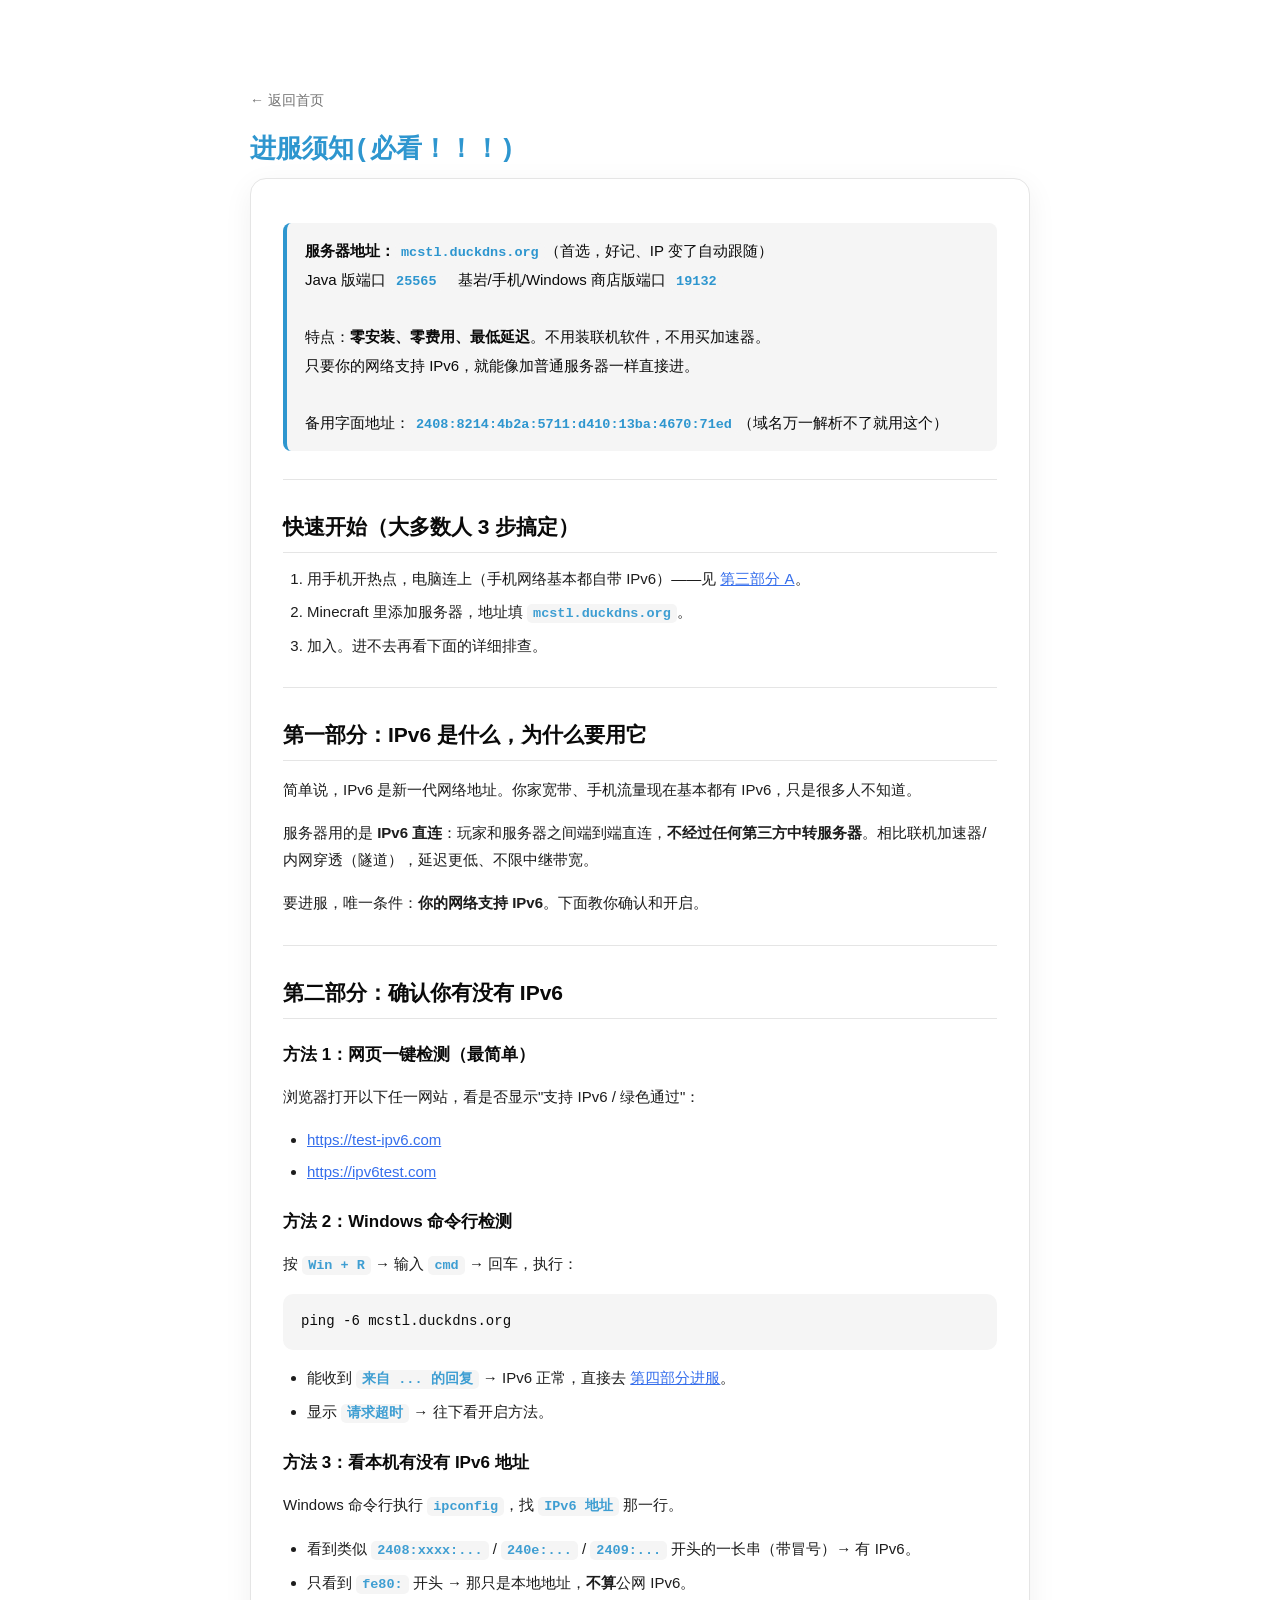
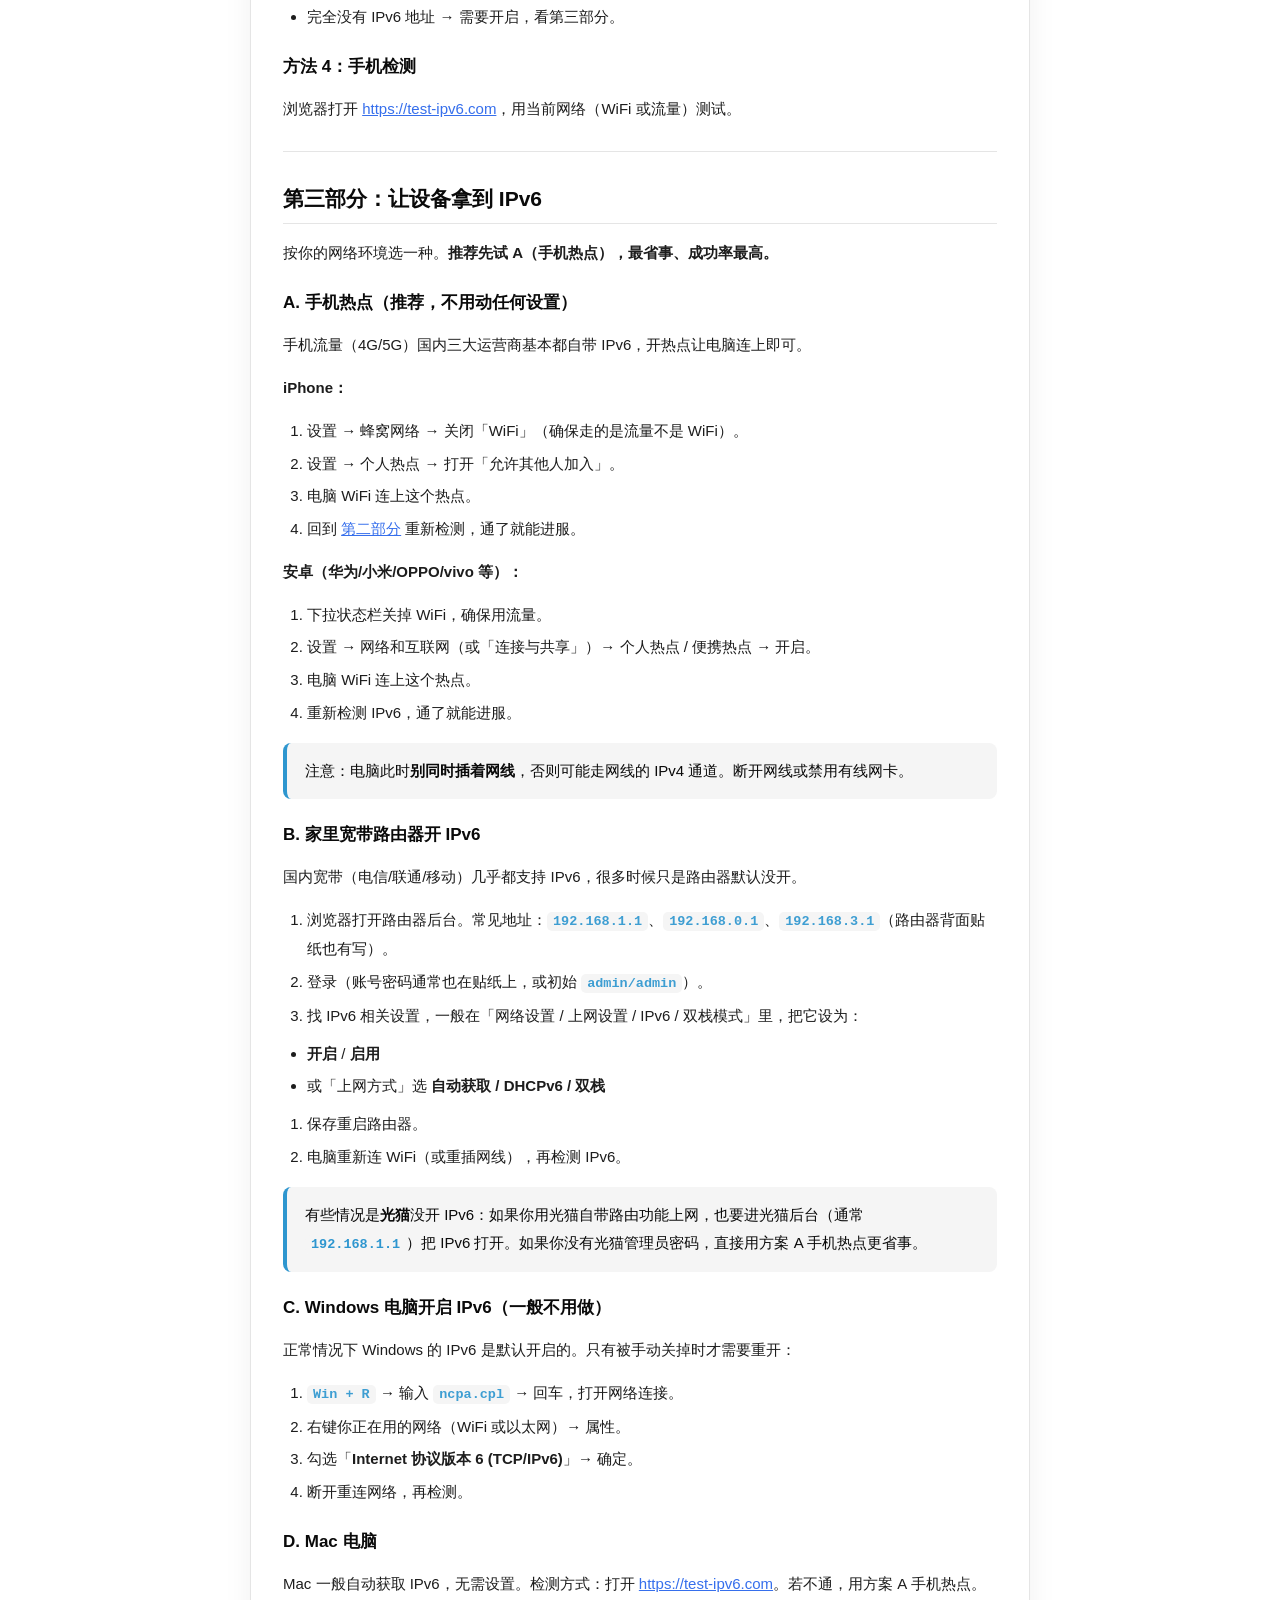
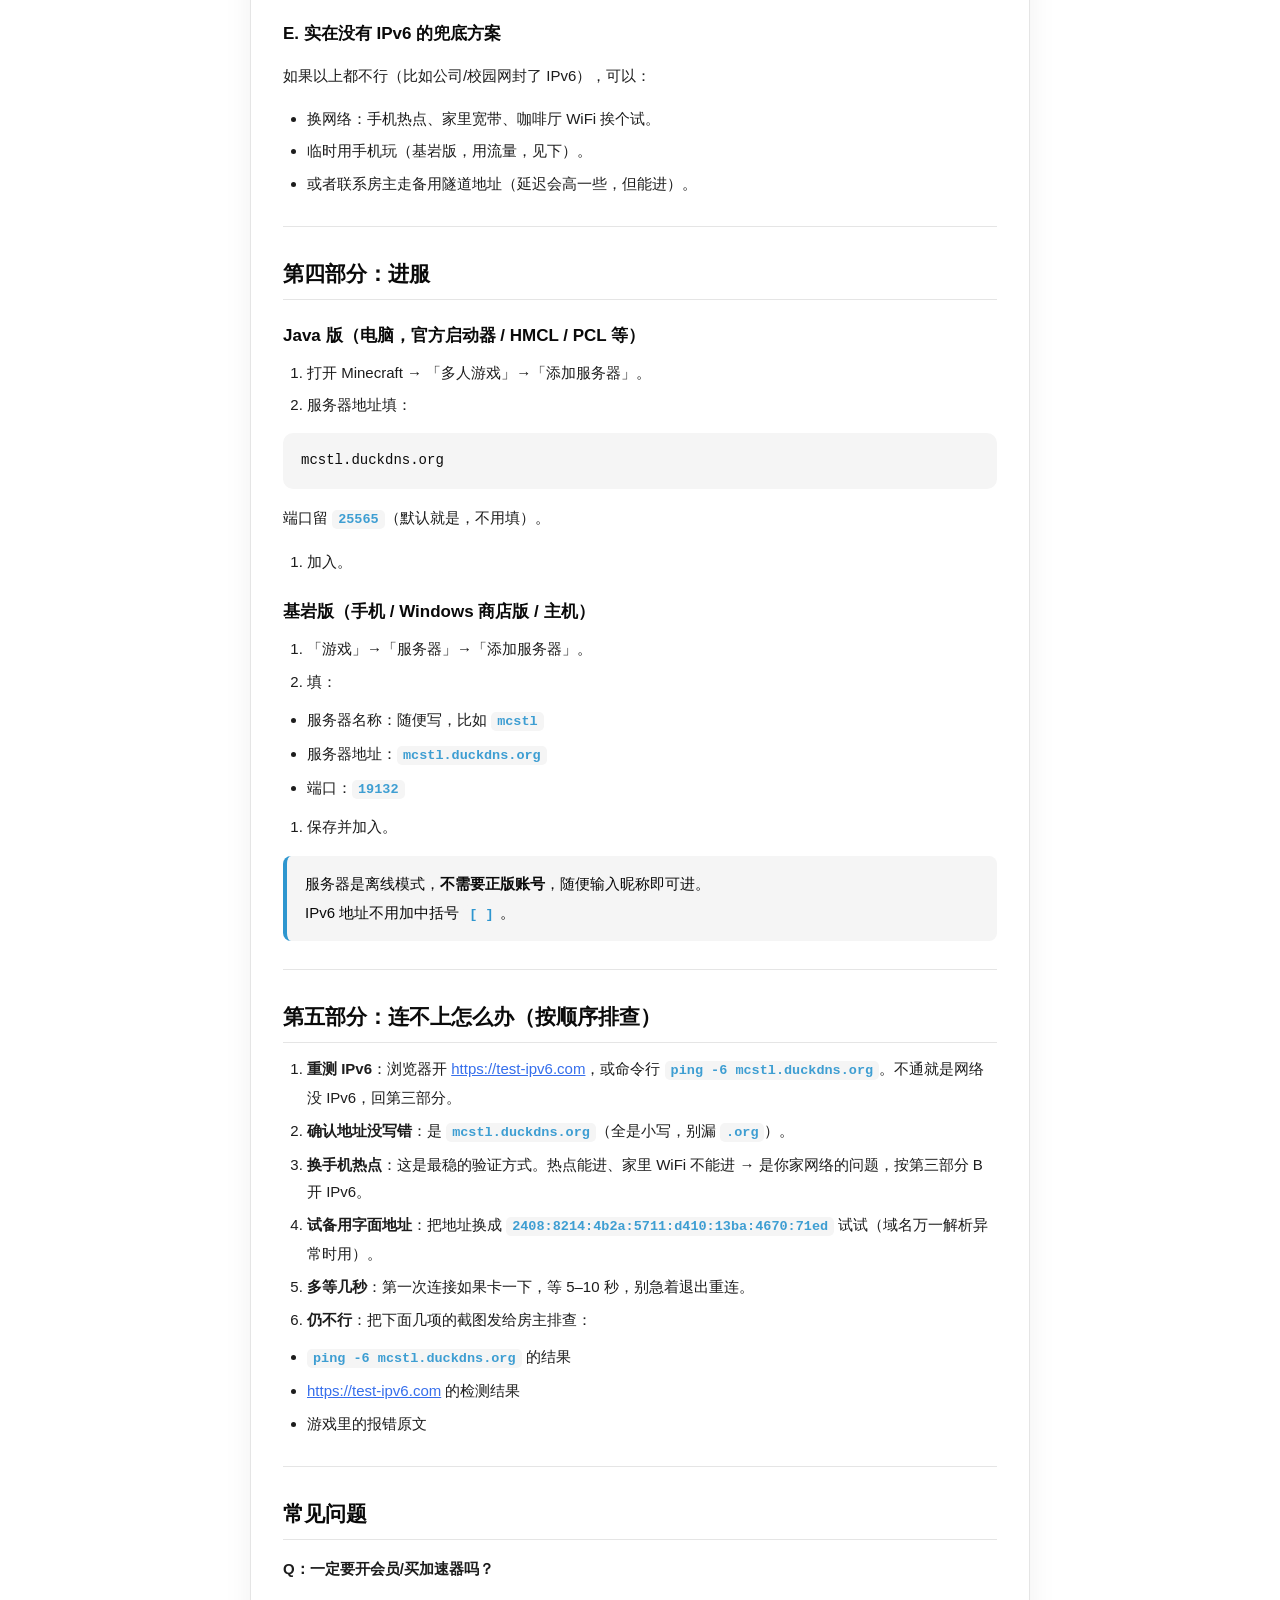
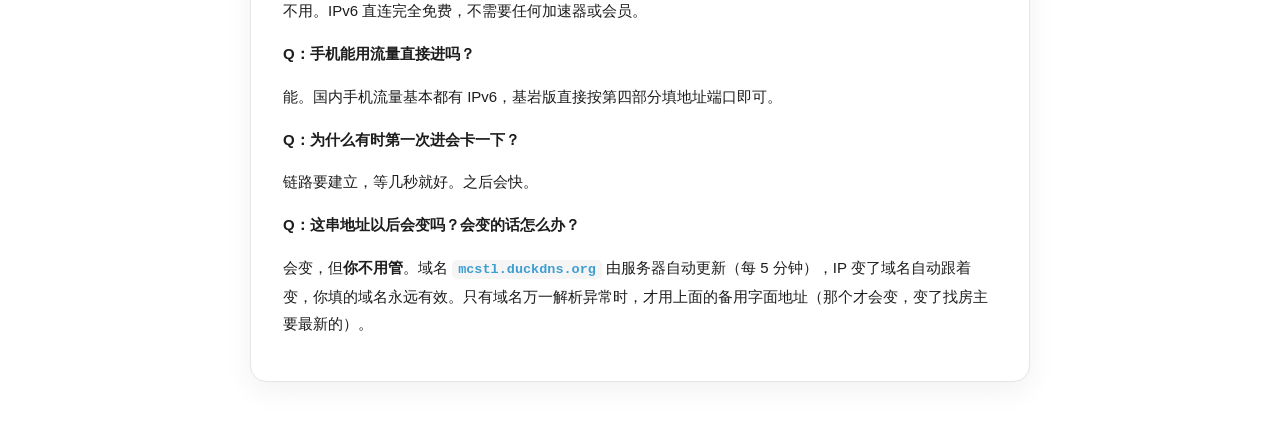
<file: ipv6-guide.html>
<!DOCTYPE html>
<html lang="zh-CN" data-theme="light">
<head>
<meta charset="UTF-8">
<meta name="viewport" content="width=device-width, initial-scale=1, viewport-fit=cover">
<title>进服须知(必看！！！) - Stone Logic 服务器</title>
<link rel="icon" href="assets/icon.png">
<link rel="stylesheet" href="assets/style.css?v=20261121">
<style>
body{margin:0}
.gd-wrap{max-width:820px;margin:0 auto;padding:calc(var(--topbar-h,56px) + 28px) 20px 80px}
.gd-back{display:inline-flex;align-items:center;gap:6px;color:var(--muted-foreground);text-decoration:none;font-size:14px;margin-bottom:20px}
.gd-back:hover{color:var(--primary)}
.gd-title{font-family:var(--font-pixel,"Press Start 2P",monospace);font-size:26px;line-height:1.5;margin:0 0 8px;color:var(--primary)}
.gd-card{background:var(--card);border:1px solid var(--border);border-radius:16px;padding:28px 32px;box-shadow:0 8px 30px rgba(0,0,0,.06)}
.gd-card h2{font-size:21px;margin:30px 0 12px;padding-bottom:8px;border-bottom:1px solid var(--border);color:var(--foreground)}
.gd-card h2:first-child{margin-top:0}
.gd-card h3{font-size:17px;margin:22px 0 8px;color:var(--foreground)}
.gd-card p,.gd-card li{font-size:15px;line-height:1.85;color:var(--foreground);opacity:.92}
.gd-card ol,.gd-card ul{padding-left:24px;margin:10px 0}
.gd-card li{margin:5px 0}
.gd-card blockquote{margin:16px 0;padding:14px 18px;background:var(--accent);border-left:4px solid var(--primary);border-radius:8px;font-size:15px;line-height:1.9;color:var(--foreground)}
.gd-card blockquote code,.gd-card p code,.gd-card li code{background:var(--muted);padding:2px 6px;border-radius:5px;font-family:ui-monospace,Consolas,monospace;font-size:13.5px;color:var(--primary);font-weight:700}
.gd-card pre{background:var(--muted);padding:16px 18px;border-radius:10px;overflow-x:auto;margin:14px 0}
.gd-card pre code{background:none;padding:0;font-size:14px;color:var(--foreground)}
.gd-card a{color:#2563eb;text-decoration:underline;cursor:pointer}
.gd-card a:hover{color:#1d4ed8}
.gd-card hr{border:0;border-top:1px solid var(--border);margin:28px 0}
@media(max-width:600px){.gd-card{padding:20px 18px}.gd-title{font-size:20px}}
</style>
</head>
<body>
<div class="gd-wrap">
  <a class="gd-back" href="index.html">← 返回首页</a>
  <h1 class="gd-title">进服须知(必看！！！)</h1>
  <div class="gd-card">
<blockquote><strong>服务器地址：<code>mcstl.duckdns.org</code></strong>（首选，好记、IP 变了自动跟随）<br>Java 版端口 <code>25565</code>　基岩/手机/Windows 商店版端口 <code>19132</code><br><br>特点：<strong>零安装、零费用、最低延迟</strong>。不用装联机软件，不用买加速器。<br>只要你的网络支持 IPv6，就能像加普通服务器一样直接进。<br><br>备用字面地址：<code>2408:8214:4b2a:5711:d410:13ba:4670:71ed</code>（域名万一解析不了就用这个）</blockquote>
<hr>
<h2 id="快速开始大多数人-3-步搞定">快速开始（大多数人 3 步搞定）</h2>
<ol>
<li>用手机开热点，电脑连上（手机网络基本都自带 IPv6）——见 <a href="#第三部分让设备拿到-ipv6">第三部分 A</a>。</li>
<li>Minecraft 里添加服务器，地址填 <code>mcstl.duckdns.org</code>。</li>
<li>加入。进不去再看下面的详细排查。</li>
</ol>
<hr>
<h2 id="第一部分ipv6-是什么为什么要用它">第一部分：IPv6 是什么，为什么要用它</h2>
<p>简单说，IPv6 是新一代网络地址。你家宽带、手机流量现在基本都有 IPv6，只是很多人不知道。</p>
<p>服务器用的是 <strong>IPv6 直连</strong>：玩家和服务器之间端到端直连，<strong>不经过任何第三方中转服务器</strong>。相比联机加速器/内网穿透（隧道），延迟更低、不限中继带宽。</p>
<p>要进服，唯一条件：<strong>你的网络支持 IPv6</strong>。下面教你确认和开启。</p>
<hr>
<h2 id="第二部分确认你有没有-ipv6">第二部分：确认你有没有 IPv6</h2>
<h3 id="方法-1网页一键检测最简单">方法 1：网页一键检测（最简单）</h3>
<p>浏览器打开以下任一网站，看是否显示"支持 IPv6 / 绿色通过"：</p>
<ul>
<li><a href="https://test-ipv6.com" target="_blank" rel="noopener">https://test-ipv6.com</a></li>
<li><a href="https://ipv6test.com" target="_blank" rel="noopener">https://ipv6test.com</a></li>
</ul>
<h3 id="方法-2windows-命令行检测">方法 2：Windows 命令行检测</h3>
<p>按 <code>Win + R</code> → 输入 <code>cmd</code> → 回车，执行：</p>
<pre><code>ping -6 mcstl.duckdns.org</code></pre>
<ul>
<li>能收到 <code>来自 ... 的回复</code> → IPv6 正常，直接去 <a href="#第四部分进服">第四部分进服</a>。</li>
<li>显示 <code>请求超时</code> → 往下看开启方法。</li>
</ul>
<h3 id="方法-3看本机有没有-ipv6-地址">方法 3：看本机有没有 IPv6 地址</h3>
<p>Windows 命令行执行 <code>ipconfig</code>，找 <code>IPv6 地址</code> 那一行。</p>
<ul>
<li>看到类似 <code>2408:xxxx:...</code> / <code>240e:...</code> / <code>2409:...</code> 开头的一长串（带冒号）→ 有 IPv6。</li>
<li>只看到 <code>fe80:</code> 开头 → 那只是本地地址，<strong>不算</strong>公网 IPv6。</li>
<li>完全没有 IPv6 地址 → 需要开启，看第三部分。</li>
</ul>
<h3 id="方法-4手机检测">方法 4：手机检测</h3>
<p>浏览器打开 <a href="https://test-ipv6.com" target="_blank" rel="noopener">https://test-ipv6.com</a>，用当前网络（WiFi 或流量）测试。</p>
<hr>
<h2 id="第三部分让设备拿到-ipv6">第三部分：让设备拿到 IPv6</h2>
<p>按你的网络环境选一种。<strong>推荐先试 A（手机热点），最省事、成功率最高。</strong></p>
<h3 id="a-手机热点推荐不用动任何设置">A. 手机热点（推荐，不用动任何设置）</h3>
<p>手机流量（4G/5G）国内三大运营商基本都自带 IPv6，开热点让电脑连上即可。</p>
<p><strong>iPhone：</strong></p>
<ol>
<li>设置 → 蜂窝网络 → 关闭「WiFi」（确保走的是流量不是 WiFi）。</li>
<li>设置 → 个人热点 → 打开「允许其他人加入」。</li>
<li>电脑 WiFi 连上这个热点。</li>
<li>回到 <a href="#第二部分确认你有没有-ipv6">第二部分</a> 重新检测，通了就能进服。</li>
</ol>
<p><strong>安卓（华为/小米/OPPO/vivo 等）：</strong></p>
<ol>
<li>下拉状态栏关掉 WiFi，确保用流量。</li>
<li>设置 → 网络和互联网（或「连接与共享」）→ 个人热点 / 便携热点 → 开启。</li>
<li>电脑 WiFi 连上这个热点。</li>
<li>重新检测 IPv6，通了就能进服。</li>
</ol>
<blockquote>注意：电脑此时<strong>别同时插着网线</strong>，否则可能走网线的 IPv4 通道。断开网线或禁用有线网卡。</blockquote>
<h3 id="b-家里宽带路由器开-ipv6">B. 家里宽带路由器开 IPv6</h3>
<p>国内宽带（电信/联通/移动）几乎都支持 IPv6，很多时候只是路由器默认没开。</p>
<ol>
<li>浏览器打开路由器后台。常见地址：<code>192.168.1.1</code>、<code>192.168.0.1</code>、<code>192.168.3.1</code>（路由器背面贴纸也有写）。</li>
<li>登录（账号密码通常也在贴纸上，或初始 <code>admin/admin</code>）。</li>
<li>找 IPv6 相关设置，一般在「网络设置 / 上网设置 / IPv6 / 双栈模式」里，把它设为：</li>
</ol>
<ul>
<li><strong>开启</strong> / <strong>启用</strong></li>
<li>或「上网方式」选 <strong>自动获取 / DHCPv6 / 双栈</strong></li>
</ul>
<ol>
<li>保存重启路由器。</li>
<li>电脑重新连 WiFi（或重插网线），再检测 IPv6。</li>
</ol>
<blockquote>有些情况是<strong>光猫</strong>没开 IPv6：如果你用光猫自带路由功能上网，也要进光猫后台（通常 <code>192.168.1.1</code>）把 IPv6 打开。如果你没有光猫管理员密码，直接用方案 A 手机热点更省事。</blockquote>
<h3 id="c-windows-电脑开启-ipv6一般不用做">C. Windows 电脑开启 IPv6（一般不用做）</h3>
<p>正常情况下 Windows 的 IPv6 是默认开启的。只有被手动关掉时才需要重开：</p>
<ol>
<li><code>Win + R</code> → 输入 <code>ncpa.cpl</code> → 回车，打开网络连接。</li>
<li>右键你正在用的网络（WiFi 或以太网）→ 属性。</li>
<li>勾选「<strong>Internet 协议版本 6 (TCP/IPv6)</strong>」→ 确定。</li>
<li>断开重连网络，再检测。</li>
</ol>
<h3 id="d-mac-电脑">D. Mac 电脑</h3>
<p>Mac 一般自动获取 IPv6，无需设置。检测方式：打开 <a href="https://test-ipv6.com" target="_blank" rel="noopener">https://test-ipv6.com</a>。若不通，用方案 A 手机热点。</p>
<h3 id="e-实在没有-ipv6-的兜底方案">E. 实在没有 IPv6 的兜底方案</h3>
<p>如果以上都不行（比如公司/校园网封了 IPv6），可以：</p>
<ul>
<li>换网络：手机热点、家里宽带、咖啡厅 WiFi 挨个试。</li>
<li>临时用手机玩（基岩版，用流量，见下）。</li>
<li>或者联系房主走备用隧道地址（延迟会高一些，但能进）。</li>
</ul>
<hr>
<h2 id="第四部分进服">第四部分：进服</h2>
<h3 id="java-版电脑官方启动器--hmcl--pcl-等">Java 版（电脑，官方启动器 / HMCL / PCL 等）</h3>
<ol>
<li>打开 Minecraft → 「多人游戏」→「添加服务器」。</li>
<li>服务器地址填：</li>
</ol>
<pre><code>mcstl.duckdns.org</code></pre>
<p>端口留 <code>25565</code>（默认就是，不用填）。</p>
<ol>
<li>加入。</li>
</ol>
<h3 id="基岩版手机--windows-商店版--主机">基岩版（手机 / Windows 商店版 / 主机）</h3>
<ol>
<li>「游戏」→「服务器」→「添加服务器」。</li>
<li>填：</li>
</ol>
<ul>
<li>服务器名称：随便写，比如 <code>mcstl</code></li>
<li>服务器地址：<code>mcstl.duckdns.org</code></li>
<li>端口：<code>19132</code></li>
</ul>
<ol>
<li>保存并加入。</li>
</ol>
<blockquote>服务器是离线模式，<strong>不需要正版账号</strong>，随便输入昵称即可进。<br>IPv6 地址不用加中括号 <code>[ ]</code>。</blockquote>
<hr>
<h2 id="第五部分连不上怎么办按顺序排查">第五部分：连不上怎么办（按顺序排查）</h2>
<ol>
<li><strong>重测 IPv6</strong>：浏览器开 <a href="https://test-ipv6.com" target="_blank" rel="noopener">https://test-ipv6.com</a>，或命令行 <code>ping -6 mcstl.duckdns.org</code>。不通就是网络没 IPv6，回第三部分。</li>
<li><strong>确认地址没写错</strong>：是 <code>mcstl.duckdns.org</code>（全是小写，别漏 <code>.org</code>）。</li>
<li><strong>换手机热点</strong>：这是最稳的验证方式。热点能进、家里 WiFi 不能进 → 是你家网络的问题，按第三部分 B 开 IPv6。</li>
<li><strong>试备用字面地址</strong>：把地址换成 <code>2408:8214:4b2a:5711:d410:13ba:4670:71ed</code> 试试（域名万一解析异常时用）。</li>
<li><strong>多等几秒</strong>：第一次连接如果卡一下，等 5–10 秒，别急着退出重连。</li>
<li><strong>仍不行</strong>：把下面几项的截图发给房主排查：</li>
</ol>
<ul>
<li><code>ping -6 mcstl.duckdns.org</code> 的结果</li>
<li><a href="https://test-ipv6.com" target="_blank" rel="noopener">https://test-ipv6.com</a> 的检测结果</li>
<li>游戏里的报错原文</li>
</ul>
<hr>
<h2 id="常见问题">常见问题</h2>
<p><strong>Q：一定要开会员/买加速器吗？</strong></p>
<p>不用。IPv6 直连完全免费，不需要任何加速器或会员。</p>
<p><strong>Q：手机能用流量直接进吗？</strong></p>
<p>能。国内手机流量基本都有 IPv6，基岩版直接按第四部分填地址端口即可。</p>
<p><strong>Q：为什么有时第一次进会卡一下？</strong></p>
<p>链路要建立，等几秒就好。之后会快。</p>
<p><strong>Q：这串地址以后会变吗？会变的话怎么办？</strong></p>
<p>会变，但<strong>你不用管</strong>。域名 <code>mcstl.duckdns.org</code> 由服务器自动更新（每 5 分钟），IP 变了域名自动跟着变，你填的域名永远有效。只有域名万一解析异常时，才用上面的备用字面地址（那个才会变，变了找房主要最新的）。</p>
  </div>
</div>
</body>
</html>
</file>
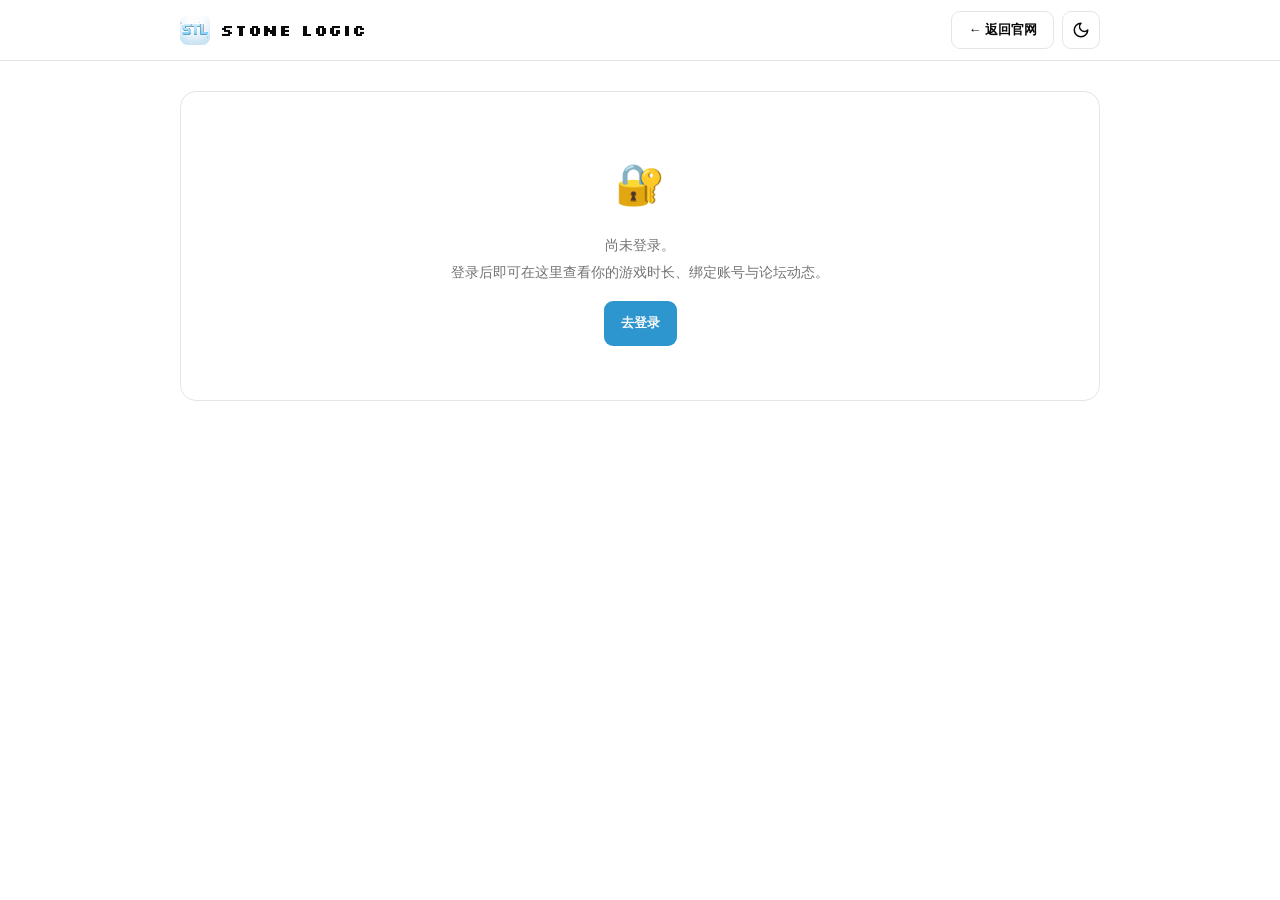
<file: profile.html>
<!DOCTYPE html>
<html lang="zh-CN">
<head>
<meta charset="UTF-8">
<meta name="viewport" content="width=device-width, initial-scale=1">
<title>我的主页 · Stone Logic</title>
<link rel="icon" href="assets/icon.png">
<style>
  /* 与官网主站一致：服务器名称用方块像素字体 */
  @font-face{
    font-family:"StlPixel";
    src:url("assets/fonts/silkscreen-700.woff2") format("woff2");
    font-weight:700;font-style:normal;font-display:swap;
  }
  .stl-pixel{
    font-family:"StlPixel","Silkscreen","PingFang SC","Microsoft YaHei",Arial,sans-serif;
    font-weight:700;letter-spacing:.05em;text-transform:uppercase;
  }
  :root{
    --background: oklch(100% 0 0); --foreground: oklch(14.5% 0 0);
    --card: oklch(100% 0 0); --card-foreground: oklch(14.5% 0 0);
    --primary: oklch(64% .125 238); --primary-foreground: oklch(98.5% 0 0);
    --muted: oklch(97% 0 0); --muted-foreground: oklch(55.6% 0 0);
    --accent: oklch(97% 0 0); --border: oklch(92.2% 0 0);
    --destructive: oklch(57.7% .245 27.325); --ring: oklch(62% .14 160 / .6);
    --gold: oklch(70% .14 82);
    --radius: .625rem;
  }
  [data-theme="dark"]{
    --background: oklch(14.5% 0 0); --foreground: oklch(98.5% 0 0);
    --card: oklch(20.5% 0 0); --card-foreground: oklch(98.5% 0 0);
    --primary: oklch(72% .12 238); --primary-foreground: oklch(15% 0 0);
    --muted: oklch(26.9% 0 0); --muted-foreground: oklch(70.8% 0 0);
    --accent: oklch(26.9% 0 0); --border: oklch(100% 0 0/.1);
    --destructive: oklch(70.4% .191 22.216); --ring: oklch(72% .12 238);
    --gold: oklch(78% .13 82);
  }
  *{box-sizing:border-box}
  [hidden]{display:none!important}
  body{margin:0;color:var(--foreground);font-family:"Inter Variable","PingFang SC","Microsoft YaHei","Helvetica Neue",Arial,sans-serif;
    font-size:15px;background:var(--background);min-height:100vh;-webkit-font-smoothing:antialiased;transition:background-color .25s,color .25s}
  a{color:inherit;text-decoration:none}
  img{display:block;max-width:100%}

  .top{position:sticky;top:0;z-index:50;background:color-mix(in oklab,var(--card) 80%,transparent);
    backdrop-filter:blur(14px);-webkit-backdrop-filter:blur(14px);border-bottom:1px solid var(--border)}
  .top-inner{max-width:960px;margin:0 auto;padding:11px 20px;display:flex;align-items:center;gap:12px}
  .brand{display:flex;align-items:center;gap:10px;font-weight:800;font-size:16px;color:var(--foreground);white-space:nowrap}
  .brand img{width:30px;height:30px;border-radius:8px;image-rendering:pixelated;background:var(--muted)}
  .top-right{margin-left:auto;display:flex;align-items:center;gap:8px}
  .btn{display:inline-flex;align-items:center;justify-content:center;gap:7px;padding:9px 16px;border-radius:calc(var(--radius)*.9);
    font-size:13px;font-weight:600;cursor:pointer;transition:.18s;border:1px solid var(--border);background:var(--card);color:var(--foreground);font-family:inherit}
  .btn:hover{border-color:var(--ring)}
  .btn.primary{background:var(--primary);color:var(--primary-foreground);border-color:transparent}
  .btn.primary:hover{opacity:.9}
  .btn.sm{padding:6px 12px;font-size:12.5px}
  .iconbtn{display:inline-flex;align-items:center;justify-content:center;width:38px;height:38px;border-radius:calc(var(--radius)*.9);
    border:1px solid var(--border);background:var(--card);color:var(--foreground);cursor:pointer;transition:.18s}
  .iconbtn:hover{border-color:var(--ring)}
  .iconbtn svg{width:18px;height:18px}

  .wrap{max-width:960px;margin:0 auto;padding:30px 20px 60px}
  .card{background:var(--card);border:1px solid var(--border);border-radius:calc(var(--radius)*1.6);padding:24px;margin-bottom:20px;color:var(--card-foreground)}

  /* ===== 页头（与官网页头同款） ===== */
  .page-head{margin-bottom:22px}
  .page-head .crumb{font-size:13px;color:var(--muted-foreground);margin-bottom:6px}
  .page-head h1{font-size:26px;font-weight:800;margin:0 0 6px;letter-spacing:-.5px}
  .page-head p{margin:0;font-size:13.5px;color:var(--muted-foreground);line-height:1.7}

  /* ===== 头卡 / 指标卡：与玩家主页 #/p/<name> 完全同一套 ===== */
  .pf-head{display:flex;align-items:center;gap:16px;margin-bottom:22px}
  .pf-av{width:76px;height:76px;border-radius:16px;background:var(--muted);flex:none;image-rendering:pixelated;
    border:1px solid var(--border);object-fit:cover}
  .pf-id{min-width:0}
  .pf-name{font-size:22px;font-weight:800;line-height:1.2;word-break:break-all}
  .pf-tags{display:flex;flex-wrap:wrap;align-items:center;gap:8px;margin-top:8px}
  .pf-act{margin-left:auto;flex:none;display:flex;align-items:center;gap:8px;flex-wrap:wrap;justify-content:flex-end}
  .pf-sec{font-size:14px;font-weight:700;margin:22px 0 10px;display:flex;align-items:center;gap:8px}
  .pf-sec:first-child{margin-top:0}
  .pf-cnt{font-size:12px;font-weight:600;color:var(--muted-foreground);background:var(--muted);
    border-radius:99px;padding:1px 8px}
  .pf-sec .pf-side{margin-left:auto;font-size:12px;font-weight:600;color:var(--muted-foreground)}

  .stat-row{display:flex;gap:16px;flex-wrap:wrap}
  .stat-box{flex:1;min-width:140px;background:var(--muted);border-radius:12px;padding:14px 16px}
  .stat-box .k{font-size:12px;color:var(--muted-foreground)}
  .stat-box .v{font-size:20px;font-weight:700;margin-top:4px}
  .stat-box .ksub{font-size:11px;color:var(--muted-foreground);margin-top:3px}

  .badge{display:inline-flex;align-items:center;gap:5px;border-radius:999px;padding:3px 10px;font-size:12px;font-weight:700;line-height:1.5}
  .badge-green{background:color-mix(in oklab,var(--primary) 12%,transparent);color:var(--primary)}
  .badge-gold{background:color-mix(in oklab,var(--gold) 16%,transparent);color:var(--gold)}
  .badge-red{background:color-mix(in oklab,var(--destructive) 12%,transparent);color:var(--destructive)}
  .badge-blue{background:color-mix(in oklab,#3b82f6 12%,transparent);color:#3b82f6}
  .badge-muted{background:var(--muted);color:var(--muted-foreground)}
  .status-pill{display:inline-flex;align-items:center;gap:6px;border-radius:999px;padding:3px 11px;font-size:12px;font-weight:700}
  .status-pill.on{background:color-mix(in oklab,var(--primary) 14%,transparent);color:var(--primary)}
  .status-pill.off{background:color-mix(in oklab,var(--destructive) 14%,transparent);color:var(--destructive)}

  /* ===== 我的游戏账号 ===== */
  .acc-grid{display:grid;grid-template-columns:repeat(auto-fill,minmax(180px,1fr));gap:14px}
  .acc{background:var(--muted);border:1px solid var(--border);border-radius:calc(var(--radius)*1.4);padding:14px;text-align:center;transition:.2s}
  .acc:hover{border-color:var(--ring)}
  .acc .body-box{height:150px;display:grid;place-items:center;margin:0 auto 10px}
  .acc .body{height:100%;width:auto;image-rendering:pixelated;object-fit:contain}
  .acc .line{display:flex;align-items:center;justify-content:center;gap:8px;font-weight:700;font-size:14px;color:var(--foreground)}
  .acc .line img{width:24px;height:24px;border-radius:6px;image-rendering:pixelated;background:var(--card)}
  .acc .pt{margin-top:8px;font-size:12.5px;color:var(--primary);font-weight:600}
  .acc .go{margin-top:9px;display:inline-block;font-size:12px;font-weight:700;color:var(--primary)}
  .acc .go:hover{text-decoration:underline}

  /* ===== 我的发帖 ===== */
  .pf-posts{display:grid;gap:8px}
  .pf-post{display:flex;align-items:center;gap:12px;padding:11px 14px;border:1px solid var(--border);
    border-radius:10px;font-size:14px;font-weight:600;transition:.16s;min-width:0;
    overflow:hidden;text-overflow:ellipsis;white-space:nowrap}
  .pf-post:hover{border-color:var(--ring);background:var(--accent);color:var(--primary)}
  .pf-post span{margin-left:auto;flex:none;font-size:12px;font-weight:500;color:var(--muted-foreground)}
  .pf-post span.pend{color:oklch(52% .13 70);font-weight:700}
  [data-theme="dark"] .pf-post span.pend{color:oklch(80% .13 75)}
  .pf-none{font-size:13.5px;color:var(--muted-foreground);padding:14px 2px;line-height:1.7}

  .empty{padding:30px;text-align:center;color:var(--muted-foreground);font-size:14px;line-height:1.9}
  .empty .big{font-size:40px;margin-bottom:10px}
  .note{margin-top:12px;font-size:12px;color:var(--muted-foreground);line-height:1.7}
  .note a{color:var(--primary);font-weight:600}

  /* 入场动画 */
  @keyframes stlFadeUp{from{opacity:0;transform:translateY(16px)}to{opacity:1;transform:none}}
  .card{animation:stlFadeUp .5s cubic-bezier(.22,.61,.36,1) both}
  .acc-grid > *{animation:stlFadeUp .5s both}
  .acc-grid > *:nth-child(2){animation-delay:.06s}
  .acc-grid > *:nth-child(3){animation-delay:.12s}
  .acc-grid > *:nth-child(n+4){animation-delay:.18s}
  .stat-row > *{animation:stlFadeUp .5s both}
  @media (prefers-reduced-motion: reduce){.card,.acc-grid > *, .stat-row > *{animation:none!important}}

  @media (max-width:520px){
    .pf-head{flex-wrap:wrap;gap:12px}
    .pf-av{width:60px;height:60px;border-radius:13px}
    .pf-name{font-size:18px}
    .pf-act{margin-left:0;width:100%}
    .stat-box{min-width:calc(50% - 8px)}
  }
</style>
</head>
<body>
<div class="top">
  <div class="top-inner">
    <a class="brand" href="index.html"><img src="assets/icon.png" alt=""><span id="brandName" class="stl-pixel">Stone Logic</span></a>
    <div class="top-right" id="topRight">
      <a class="btn" href="index.html">← 返回官网</a>
      <button class="iconbtn" id="themeToggle" type="button" title="切换主题" aria-label="切换主题">
        <svg id="themeIconMoon" viewBox="0 0 24 24" fill="none" stroke="currentColor" stroke-width="2" stroke-linecap="round" stroke-linejoin="round"><path d="M12 3a6 6 0 0 0 9 9 9 9 0 1 1-9-9Z"/></svg>
        <svg id="themeIconSun" viewBox="0 0 24 24" fill="none" stroke="currentColor" stroke-width="2" stroke-linecap="round" stroke-linejoin="round" style="display:none"><circle cx="12" cy="12" r="4"/><path d="M12 2v2M12 20v2M4.93 4.93l1.41 1.41M17.66 17.66l1.41 1.41M2 12h2M20 12h2M6.34 17.66l-1.41 1.41M19.07 4.93l-1.41 1.41"/></svg>
      </button>
      <button class="btn primary" id="logoutBtn" type="button" hidden>退出登录</button>
    </div>
  </div>
</div>

<div class="wrap" id="wrap">
  <!-- 未登录 -->
  <div class="card" id="loginPrompt" hidden>
    <div class="empty">
      <div class="big">🔐</div>
      尚未登录。<br>登录后即可在这里查看你的游戏时长、绑定账号与论坛动态。
      <div style="margin-top:16px"><a class="btn primary" href="confirm.html">去登录</a></div>
    </div>
  </div>

  <!-- 我的主页 -->
  <div id="mePage" hidden>
    <div class="page-head">
      <div class="crumb">首页</div>
      <h1 id="pageTitle">我的主页</h1>
      <p>个人资料 · 数据来自服务器定时导出，状态实时</p>
    </div>

    <!-- 头卡 + 战绩 -->
    <div class="card">
      <div class="pf-head">
        <div id="meAvatar"></div>
        <div class="pf-id">
          <div class="pf-name" id="meName">QQ 用户</div>
          <div class="pf-tags" id="meTags"></div>
        </div>
        <div class="pf-act">
          <a class="btn sm" id="mePlayerLink" href="index.html#/">玩家主页</a>
          <a class="btn sm" href="index.html#/forum">去论坛</a>
        </div>
      </div>
      <div id="meStats"></div>
    </div>

    <!-- 我的游戏账号 -->
    <div class="card" id="accCard">
      <div class="pf-sec">我的游戏账号 <span class="pf-cnt" id="accCnt"></span><span class="pf-side" id="accMain"></span></div>
      <div class="acc-grid" id="accGrid"></div>
      <p class="note" id="accNote"></p>
    </div>

    <!-- 我的发帖 -->
    <div class="card" id="postCard">
      <div class="pf-sec">我的发帖 <span class="pf-cnt" id="postCnt"></span><span class="pf-side"><a href="index.html#/forum/new" style="color:var(--primary);font-weight:700">+ 发新贴</a></span></div>
      <div id="postList"></div>
    </div>
  </div>
</div>

<script>
(function () {
  'use strict';
  var SKEY = 'stl_web_session_v1';
  var CFG = 'mc-site-config-v2';
  var ECHO_KEY = 'stl_forum_echo_v1';
  var cfg = {};
  try { cfg = JSON.parse(localStorage.getItem(CFG) || '{}'); } catch (e) {}

  /* ---------- 主题 ---------- */
  function applyTheme(t) {
    document.documentElement.setAttribute('data-theme', t);
    try { localStorage.setItem('stl_theme', t); } catch (e) {}
    var moon = document.getElementById('themeIconMoon'), sun = document.getElementById('themeIconSun');
    if (moon) moon.style.display = t === 'dark' ? 'none' : '';
    if (sun) sun.style.display = t === 'dark' ? '' : 'none';
  }
  function initTheme() {
    var saved = null; try { saved = localStorage.getItem('stl_theme'); } catch (e) {}
    if (!saved) saved = window.matchMedia && window.matchMedia('(prefers-color-scheme: dark)').matches ? 'dark' : 'light';
    applyTheme(saved);
    var btn = document.getElementById('themeToggle');
    if (btn) btn.addEventListener('click', function () {
      applyTheme(document.documentElement.getAttribute('data-theme') === 'dark' ? 'light' : 'dark');
    });
  }
  initTheme();

  if (cfg.serverName) document.getElementById('brandName').textContent = cfg.serverName;
  if (cfg.icon) document.querySelector('.brand img').src = cfg.icon;

  var session = null;
  try { session = JSON.parse(localStorage.getItem(SKEY) || 'null'); if (!(session && session.token && session.qq && session.exp > Date.now())) session = null; } catch (e) {}

  function $(id) { return document.getElementById(id); }
  function esc(s) { return String(s == null ? '' : s).replace(/[&<>"']/g, function (c) { return { '&': '&amp;', '<': '&lt;', '>': '&gt;', '"': '&quot;', "'": '&#39;' }[c]; }); }
  function avatarUrl(qq) { return 'https://q1.qlogo.cn/g?b=qq&nk=' + encodeURIComponent(qq) + '&s=100'; }

  /* 与官网 app.js 的 fmtDur 保持一致，免得同一个数字两处显示不一样 */
  function fmtDur(sec) {
    sec = Number(sec) || 0;
    if (sec < 60) return sec + ' 秒';
    if (sec < 3600) return Math.floor(sec / 60) + ' 分钟';
    if (sec < 86400) return Math.floor(sec / 3600) + ' 小时 ' + Math.floor((sec % 3600) / 60) + ' 分';
    return Math.floor(sec / 86400) + ' 天 ' + Math.floor((sec % 86400) / 3600) + ' 小时';
  }
  function durBox(k, v, sub) {
    var n = Number(v);
    var has = (v !== null && v !== undefined && v !== '' && !isNaN(n));
    return '<div class="stat-box"><div class="k">' + k + '</div>' +
      '<div class="v">' + (has ? (n > 0 ? fmtDur(n) : '未游玩') : '—') + '</div>' +
      (sub ? '<div class="ksub">' + sub + '</div>' : '') + '</div>';
  }
  function box(k, v, sub) {
    return '<div class="stat-box"><div class="k">' + k + '</div><div class="v">' + v + '</div>' +
      (sub ? '<div class="ksub">' + sub + '</div>' : '') + '</div>';
  }
  function timeAgo(ts) {
    var s = Math.floor((Date.now() - Number(ts || 0)) / 1000);
    if (s < 0) s = 0;
    if (s < 60) return '刚刚';
    if (s < 3600) return Math.floor(s / 60) + ' 分钟前';
    if (s < 86400) return Math.floor(s / 3600) + ' 小时前';
    if (s < 86400 * 30) return Math.floor(s / 86400) + ' 天前';
    if (s < 86400 * 365) return Math.floor(s / 86400 / 30) + ' 个月前';
    return Math.floor(s / 86400 / 365) + ' 年前';
  }
  function getJson(f) {
    return fetch(f + '?_=' + Date.now(), { cache: 'no-store' })
      .then(function (r) { return r.ok ? r.json() : null; })
      .catch(function () { return null; });
  }

  /* 本机「刚发布还没同步到线上」的帖子，跟 app.js 用同一个键 */
  function echoPosts() {
    try {
      var a = JSON.parse(localStorage.getItem(ECHO_KEY) || '[]');
      if (!Array.isArray(a)) return [];
      return a.filter(function (p) { return p && p.id && Date.now() - Number(p.created || 0) < 3 * 3600 * 1000; });
    } catch (e) { return []; }
  }

  if (!session) {
    $('loginPrompt').hidden = false;
    return;
  }

  $('logoutBtn').hidden = false;
  $('mePage').hidden = false;

  var names = session.names || [];
  var uid = String(session.uid || '');

  /* ---------- 头卡 ---------- */
  $('meAvatar').innerHTML = '<img class="pf-av" src="' + avatarUrl(session.qq) + '" alt="头像" ' +
    'onerror="this.outerHTML=\'<div class=&quot;pf-av&quot; style=&quot;display:grid;place-items:center;font-weight:800;color:var(--primary-foreground);background:var(--primary)&quot;>' +
    esc(String(session.qq).slice(-2)) + '</div>\'">';
  $('meTags').innerHTML =
    '<span class="status-pill on">● 已登录</span>' +
    '<span class="badge badge-muted">QQ ' + esc(session.qq) + '</span>' +
    (names.length ? '<span class="badge badge-blue">绑定 ' + names.length + ' 个游戏号</span>' : '');

  /* ---------- 拉数据，算主号 ---------- */
  Promise.all([getJson('playtime.json'), getJson('bedwars.json'),
               getJson('forum.json'), getJson('online.json')]).then(function (r) {
    var ptAll = (r[0] && Array.isArray(r[0].players)) ? r[0].players : [];
    var bwAll = (r[1] && Array.isArray(r[1].players)) ? r[1].players : [];
    var forum = r[2] || {};
    var online = r[3] || {};

    function find(list, n) {
      var k = String(n).toLowerCase();
      for (var i = 0; i < list.length; i++) if (String(list[i].name).toLowerCase() === k) return list[i];
      return null;
    }
    /* 主号 = 时长最多的那个，没数据就退回第一个绑定号 */
    var main = names[0] || '';
    var best = null;
    names.forEach(function (n) {
      var p = find(ptAll, n);
      if (p && (!best || Number(p.total || 0) > Number(best.total || 0))) { best = p; main = n; }
    });

    var isOn = !!(online.online && (online.players || []).some(function (p) {
      return String(p).toLowerCase() === String(main).toLowerCase();
    }));
    if (main) {
      $('meTags').innerHTML =
        '<span class="status-pill ' + (isOn ? 'on' : 'off') + '">' + (isOn ? '● ' + esc(main) + ' 在线' : '● 离线') + '</span>' +
        '<span class="badge badge-muted">QQ ' + esc(session.qq) + '</span>' +
        '<span class="badge badge-blue">绑定 ' + names.length + ' 个游戏号</span>';
      $('pageTitle').textContent = main;
      $('meName').textContent = main;
      $('mePlayerLink').href = 'index.html#/p/' + encodeURIComponent(main);
      $('mePlayerLink').textContent = '完整玩家主页 →';
    }

    /* ---- 指标卡 ---- */
    var html = '';
    if (best) {
      html += '<div class="pf-sec">在线时长</div><div class="stat-row">' +
        durBox('总时长', best.total, best.rank ? ('全服第 ' + best.rank + ' 名') : '') +
        durBox('本周', best.week) +
        durBox('本月', best.month) +
        durBox('累计年', best.year) +
        '</div>';
    }
    var bw = find(bwAll, main);
    if (bw) {
      var kd = (typeof bw.kd === 'number') ? (Number.isInteger(bw.kd) ? bw.kd : bw.kd.toFixed(2)) : (bw.kd || '—');
      html += '<div class="pf-sec">起床战争</div><div class="stat-row">' +
        box('积分', bw.score != null ? bw.score : '—', bw.rank ? ('第 ' + bw.rank + ' 名') : '') +
        box('胜率', (bw.winRate != null ? bw.winRate + '%' : '—'), (bw.wins || 0) + ' 胜 / ' + (bw.loses || 0) + ' 负') +
        box('K/D', kd, (bw.kills || 0) + ' 杀 / ' + (bw.deaths || 0) + ' 死') +
        box('破床', bw.destroyedBeds != null ? bw.destroyedBeds : '—', '') +
        '</div>';
    }
    if (!best && !bw) {
      html += '<div class="empty"><div class="big">🫥</div>绑定的账号还没有战绩记录，进服玩一会儿就有了。</div>';
    }
    $('meStats').innerHTML = html;

    /* ---- 我的游戏账号 ---- */
    $('accCnt').textContent = names.length ? ('共 ' + names.length + ' 个') : '';
    if (main) $('accMain').textContent = '主号 ' + main;
    $('accNote').innerHTML = '皮肤按游戏 ID 渲染（离线服可能显示默认皮肤）；在线时长来自服务器 cyutime 统计。' +
      ' <a href="index.html#/rank">查看完整时长榜单 →</a>';

    var grid = $('accGrid');
    if (!names.length) {
      grid.innerHTML = '<div class="empty" style="grid-column:1/-1"><div class="big">🎮</div>该 QQ 尚未绑定任何游戏账号，到 QQ 群完成绑定后即可在这里看到。</div>';
    } else {
      grid.innerHTML = names.map(function (n) {
        return '<div class="acc">' +
          '<div class="body-box"><img class="body" loading="lazy" src="https://mc-heads.net/body/' + encodeURIComponent(n) + '/right" alt="" ' +
          'onerror="this.onerror=null;this.style.display=\'none\'"></div>' +
          '<div class="line"><img loading="lazy" src="assets/avatars/' + encodeURIComponent(n) + '.png" alt="" ' +
          'onerror="this.onerror=null;this.src=\'https://minotar.net/helm/' + encodeURIComponent(n) + '/32\'">' +
          '<span>' + esc(n) + '</span></div>' +
          '<div class="pt" data-name="' + esc(n) + '">游戏时长：加载中…</div>' +
          '<a class="go" href="index.html#/p/' + encodeURIComponent(n) + '">查看玩家主页 →</a>' +
          '</div>';
      }).join('');
      Array.prototype.forEach.call(grid.querySelectorAll('.pt'), function (cell) {
        var n = cell.getAttribute('data-name');
        var p = find(ptAll, n);
        if (!p) { cell.textContent = '游戏时长：暂无记录'; return; }
        var txt = '游戏时长：' + fmtDur(p.total);
        if (p.month) txt += '（本月 ' + fmtDur(p.month) + '）';
        cell.textContent = txt;
      });
    }

    /* ---- 我的发帖 ---- */
    var mine = ((forum.posts) || []).filter(function (p) {
      return uid && String(p.author_uid || '') === uid;
    });
    // 刚发的还没同步到线上，用本机回声补上
    var have = {};
    mine.forEach(function (p) { have[p.id] = 1; });
    echoPosts().forEach(function (p) {
      if (String(p.author_uid || '') !== uid) return;
      if (have[p.id]) return;
      p._pending = true;
      mine.push(p);
    });
    mine.sort(function (a, b) { return Number(b.created || 0) - Number(a.created || 0); });

    $('postCnt').textContent = mine.length ? mine.length + ' 篇' : '';
    $('postList').innerHTML = mine.length
      ? '<div class="pf-posts">' + mine.slice(0, 8).map(function (p) {
          var meta = p._pending ? '同步中' : ((p.replies && p.replies.length) ? (p.replies.length + ' 回复') : '暂无回复');
          return '<a class="pf-post" href="index.html#/forum/post/' + encodeURIComponent(p.id) + '">' +
            esc(p.title || '（无标题）') +
            '<span' + (p._pending ? ' class="pend"' : '') + '>' + meta + ' · ' + timeAgo(p.created) + '</span></a>';
        }).join('') +
        (mine.length > 8 ? '<a class="pf-post" href="index.html#/forum">还有 ' + (mine.length - 8) + ' 条，去论坛看全部 →</a>' : '') +
        '</div>'
      : '<div class="pf-none">还没有发过帖。<a href="index.html#/forum/new" style="color:var(--primary);font-weight:700">去发第一条 →</a></div>';
  });

  $('logoutBtn').addEventListener('click', function () {
    if (!confirm('退出登录后需要重新验证，确定继续？')) return;
    try { localStorage.removeItem(SKEY); } catch (e) {}
    location.href = 'index.html';
  });
})();
</script>
</body>
</html>
</file>
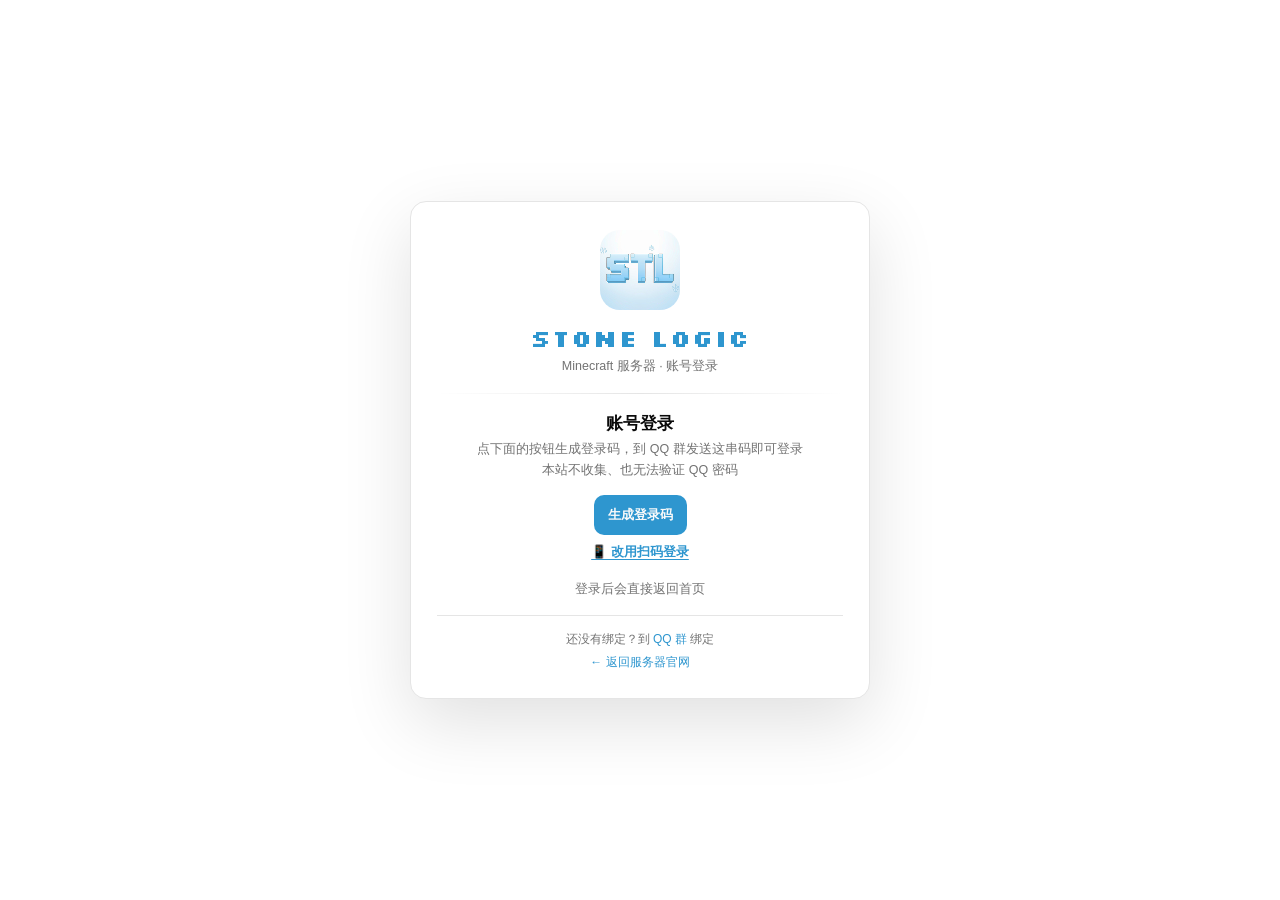
<file: q.html>
<!DOCTYPE html>
<html lang="zh-CN">
<head>
<meta charset="UTF-8">
<meta name="viewport" content="width=device-width, initial-scale=1">
<title>授权跳转 · Stone Logic</title>
<link rel="icon" href="assets/icon.png">
<style>
  body{margin:0;min-height:100vh;display:grid;place-items:center;background:#0f1c2c;color:#b8e4ff;
       font:14px/1.7 "PingFang SC","Microsoft YaHei",Arial,sans-serif}
  .box{text-align:center;padding:24px}
  a{color:#7dd3fc}
</style>
</head>
<body>
<div class="box">
  <p>正在打开授权页…</p>
  <p><a id="manual" href="index.html">没有自动跳转？点这里</a></p>
</div>
<script>
/* 游戏内二维码用的短跳转：把 c / l 还原成 confirm.html 的 c / lt。
   只为把二维码从 37x37 压到 33x33，好让文本方格塞得进 dialog。 */
(function () {
  var q = new URLSearchParams(location.search);
  var c = q.get('c') || '';
  var l = q.get('l') || '';
  var t = q.get('topic') || '';
  var url = 'confirm.html?c=' + encodeURIComponent(c) + '&lt=' + encodeURIComponent(l) +
            (t ? '&topic=' + encodeURIComponent(t) : '');
  document.getElementById('manual').href = url;
  location.replace(url);
})();
</script>
</body>
</html>
</file>
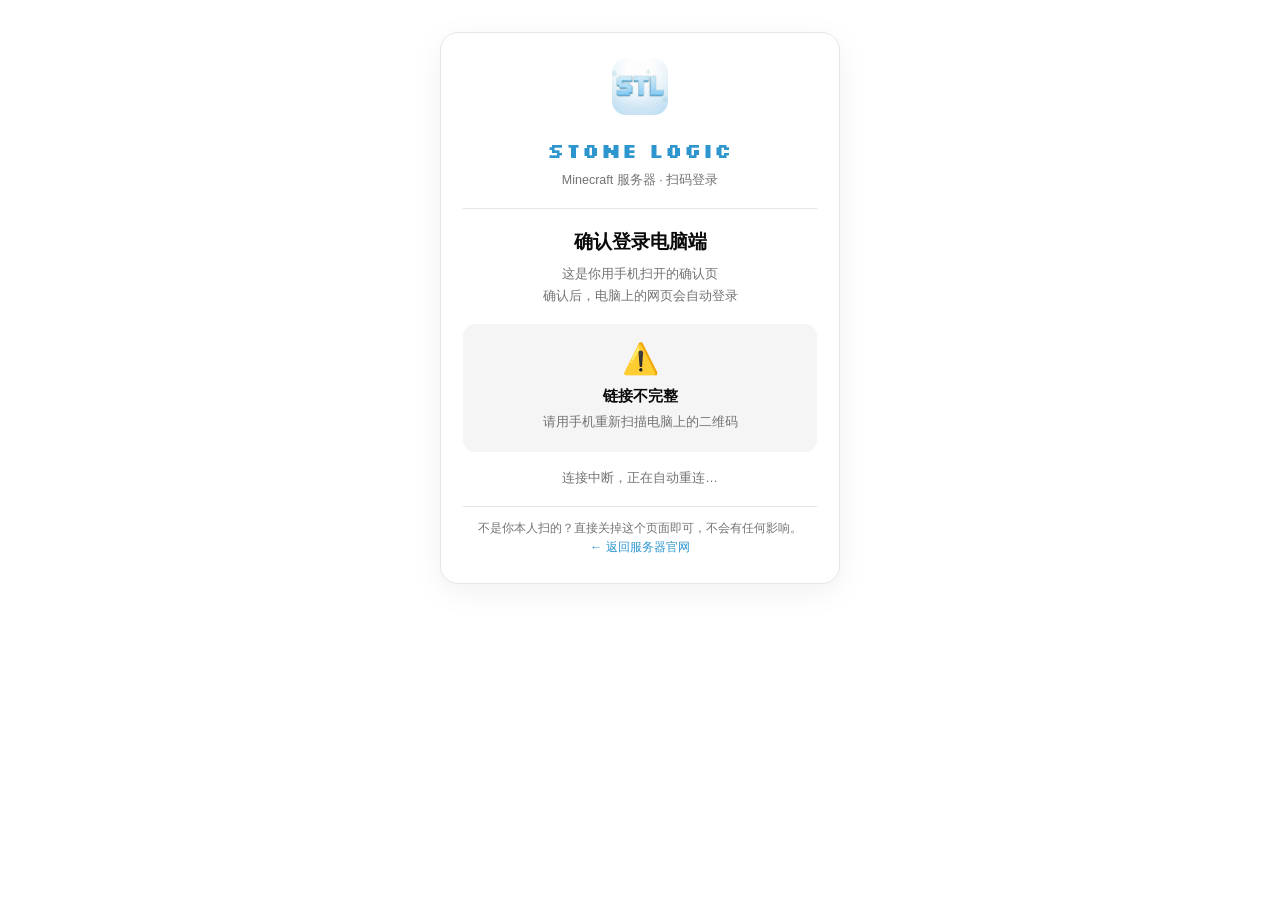
<file: scan.html>
<!DOCTYPE html>
<html lang="zh-CN">
<head>
<meta charset="UTF-8">
<meta name="viewport" content="width=device-width, initial-scale=1, viewport-fit=cover">
<title>扫码登录 · Stone Logic</title>
<link rel="icon" href="assets/icon.png">
<style>
  :root{
    --background: oklch(100% 0 0); --foreground: oklch(14.5% 0 0);
    --card: oklch(100% 0 0); --primary: oklch(64% .125 238);
    --muted: oklch(97% 0 0); --muted-foreground: oklch(55.6% 0 0);
    --border: oklch(92.2% 0 0); --destructive: oklch(57.7% .245 27.325);
  }
  [data-theme="dark"]{
    --background: oklch(16% 0 0); --foreground: oklch(96% 0 0);
    --card: oklch(21% 0 0); --muted: oklch(26% 0 0);
    --muted-foreground: oklch(68% 0 0); --border: oklch(31% 0 0);
  }
  @font-face{
    font-family:"StlPixel";
    src:url("assets/fonts/silkscreen-700.woff2") format("woff2");
    font-weight:700;font-style:normal;font-display:swap;
  }
  .stl-pixel{
    font-family:"StlPixel","Silkscreen","PingFang SC","Microsoft YaHei",Arial,sans-serif;
    font-weight:700;letter-spacing:.05em;text-transform:uppercase;
  }
  *{box-sizing:border-box}
  body{margin:0;min-height:100vh;background:var(--background);color:var(--foreground);
    font:15px/1.6 "PingFang SC","Microsoft YaHei",Arial,sans-serif;
    display:flex;align-items:flex-start;justify-content:center;padding:32px 16px}
  .box{width:100%;max-width:400px;background:var(--card);border:1px solid var(--border);
    border-radius:18px;padding:26px 22px;text-align:center;box-shadow:0 8px 32px rgb(0 0 0/.06)}
  .logo{width:56px;height:56px;border-radius:14px;margin:0 auto 12px}
  .sname{margin:0;font-size:20px;color:var(--primary)}
  .sub{margin:4px 0 0;font-size:12.5px;color:var(--muted-foreground)}
  .rule{height:1px;background:var(--border);margin:18px 0}
  h1{font-size:19px;margin:0 0 6px}
  .lead{font-size:13px;color:var(--muted-foreground);margin:0 0 16px;line-height:1.7}
  .state{padding:20px 12px;border-radius:12px;background:var(--muted);margin-bottom:16px}
  .state .ico{font-size:30px;line-height:1;margin-bottom:10px}
  .state .big{font-size:15px;font-weight:700;margin-bottom:4px}
  .state .small{font-size:12.5px;color:var(--muted-foreground)}
  .who{display:flex;flex-wrap:wrap;gap:6px;justify-content:center;margin:12px 0 4px}
  .who span{font-size:12px;background:color-mix(in oklab,var(--primary) 12%,transparent);
    color:var(--primary);border-radius:999px;padding:3px 9px}
  .btn{display:block;width:100%;border:0;border-radius:10px;padding:12px 16px;
    font-size:15px;font-weight:700;cursor:pointer;background:var(--primary);color:#fff}
  .btn:disabled{opacity:.55;cursor:not-allowed}
  .btn.ghost{background:transparent;color:var(--primary);border:1px solid var(--border);font-weight:600}
  .msg{min-height:18px;font-size:12.5px;color:var(--muted-foreground);margin:12px 0 0;line-height:1.6}
  .msg.err{color:var(--destructive);font-weight:700}
  .msg.ok{color:oklch(50% .14 150);font-weight:700}
  .foot{margin-top:18px;padding-top:12px;border-top:1px solid var(--border);font-size:12px;color:var(--muted-foreground)}
  a{color:var(--primary);text-decoration:none}
  [hidden]{display:none!important}
</style>
</head>
<body>
<div class="box">
  <img class="logo" src="assets/icon.png" alt="logo">
  <h2 class="sname stl-pixel">Stone Logic</h2>
  <p class="sub">Minecraft 服务器 · 扫码登录</p>
  <div class="rule"></div>

  <h1>确认登录电脑端</h1>
  <p class="lead">这是你用手机扫开的确认页<br>确认后，电脑上的网页会自动登录</p>

  <div class="state" id="state">
    <div class="ico">⏳</div>
    <div class="big">正在检查二维码…</div>
    <div class="small">请稍候</div>
  </div>

  <button class="btn" id="confirmBtn" type="button" hidden>确认登录</button>
  <button class="btn" id="loginBtn" type="button" hidden>先在这台手机上登录</button>
  <button class="btn ghost" id="againBtn" type="button" hidden>重新检查</button>

  <p class="msg" id="msg"></p>
  <div class="foot">
    不是你本人扫的？直接关掉这个页面即可，不会有任何影响。<br>
    <a href="index.html">← 返回服务器官网</a>
  </div>
</div>

<script>
(function () {
  'use strict';
  try {
    var saved = localStorage.getItem('stl_theme');
    if (!saved) saved = window.matchMedia && window.matchMedia('(prefers-color-scheme: dark)').matches ? 'dark' : 'light';
    document.documentElement.setAttribute('data-theme', saved);
  } catch (e) {}

  var q = new URLSearchParams(location.search);
  var sid = q.get('sid') || '';
  var topic = q.get('topic') || 'stl-ql-6bd1ae0f4e7e7968';
  var ntfy = topic ? 'https://ntfy.sh/' + encodeURIComponent(topic) : '';
  var SKEY = 'stl_web_session_v1';
  var rid = Array.from(crypto.getRandomValues(new Uint8Array(16)))
    .map(function (b) { return ('0' + b.toString(16)).slice(-2); }).join('');

  var state = document.getElementById('state');
  var msg = document.getElementById('msg');
  var confirmBtn = document.getElementById('confirmBtn');
  var loginBtn = document.getElementById('loginBtn');
  var againBtn = document.getElementById('againBtn');
  var confirmed = false;

  function say(t, cls) { msg.textContent = t; msg.className = 'msg' + (cls ? ' ' + cls : ''); }
  function setState(ico, big, small) {
    state.innerHTML = '<div class="ico">' + ico + '</div><div class="big">' + big +
                      '</div><div class="small">' + small + '</div>';
  }
  function post(obj) {
    if (!ntfy) { say('缺少消息通道参数，请重新扫码。', 'err'); return; }
    /* 带上 UA：扫码确认登录时，服务端会把设备信息记进新签发的凭证 */
    if (obj && !obj.ua) { try { obj.ua = navigator.userAgent; } catch (e) {} }
    fetch(ntfy, { method: 'POST', headers: { 'content-type': 'text/plain' },
                  body: JSON.stringify(obj) }).catch(function (e) { say('网络错误：' + e.message, 'err'); });
  }
  function session() {
    try {
      var s = JSON.parse(localStorage.getItem(SKEY) || 'null');
      if (s && s.token && s.qq && s.exp > Date.now()) return s;
    } catch (e) {}
    return null;
  }
  function hideAll() {
    confirmBtn.hidden = true; loginBtn.hidden = true; againBtn.hidden = true;
  }

  function showFor(s) {
    hideAll();
    if (s) {
      var names = Array.isArray(s.names) ? s.names : [];
      setState('📱', 'QQ ' + s.qq, '点下面按钮，授权电脑端登录');
      if (names.length) {
        var box = document.createElement('div');
        box.className = 'who';
        names.slice(0, 8).forEach(function (n) {
          var sp = document.createElement('span');
          sp.textContent = n;
          box.appendChild(sp);
        });
        state.appendChild(box);
      }
      confirmBtn.hidden = false;
    } else {
      setState('🔑', '这台手机还没登录', '第一次扫码需要先登录一次，之后 30 天内直接确认即可');
      loginBtn.hidden = false;
    }
  }

  function probe() { post({ type: 'scanProbe', sid: sid, rid: rid }); }

  confirmBtn.addEventListener('click', function () {
    var s = session();
    if (!s) { showFor(null); return; }
    if (confirmed) return;
    confirmed = true;
    confirmBtn.disabled = true;
    say('正在确认…');
    post({ type: 'scanConfirm', sid: sid, token: s.token, rid: rid });
  });
  loginBtn.addEventListener('click', function () {
    location.href = 'confirm.html?scan=' + encodeURIComponent(sid) + '&topic=' + encodeURIComponent(topic);
  });
  againBtn.addEventListener('click', function () { confirmed = false; hideAll(); setState('⏳', '正在重新检查…', '请稍候'); probe(); });

  var es = new EventSource(ntfy + '/sse?since=30s');
  es.onopen = function () { probe(); };
  es.onmessage = function (ev) {
    var d; try { d = JSON.parse(ev.data); } catch (e) { return; }
    if (d.event !== 'message' || !d.message) return;
    var m; try { m = JSON.parse(d.message); } catch (e) { return; }
    if (m.rid && m.rid !== rid) return;

    if (m.type === 'scanState') {
      if (m.sid !== sid) return;
      if (!m.valid) {
        hideAll();
        setState('⌛', '二维码已失效', '回电脑端点「刷新二维码」再扫一次');
        againBtn.hidden = false;
        say('这张码已经用掉或超过 3 分钟了。', 'err');
        return;
      }
      showFor(session());
      say('');
      return;
    }
    if (m.type === 'scanAck') {
      if (m.sid !== sid) return;
      confirmed = false;
      confirmBtn.disabled = false;
      hideAll();
      if (m.ok) {
        setState('✅', '已确认', '电脑端正在登录，现在可以关掉这个页面');
        say('登录成功（QQ ' + m.qq + '）', 'ok');
      } else {
        setState('⚠️', '没能确认', m.reason || '请重试');
        againBtn.hidden = false;
        say(m.reason || '请重试', 'err');
      }
      return;
    }
  };
  es.onerror = function () { say('连接中断，正在自动重连…'); };

  if (!sid) {
    setState('⚠️', '链接不完整', '请用手机重新扫描电脑上的二维码');
    say('缺少 sid 参数。', 'err');
  }

  /* ==== 直连总线回执桥：ntfy 配额打满(429) 时仍能完成扫码登录 ==== */
  (function () {
    var ep = '', oldPost = post, seen = {};
    function deliver(m) {
      if (!m || (m.rid && m.rid !== rid)) return;
      var key = JSON.stringify(m);
      if (seen[key]) return;
      seen[key] = 1;
      try {
        es.onmessage({ data: JSON.stringify({ event: 'message', message: JSON.stringify(m) }) });
      } catch (e) {}
    }
    fetch('bus-endpoint.json?_=' + Date.now(), { cache: 'no-store' })
      .then(function (r) { return r.ok ? r.json() : null; })
      .then(function (d) {
        var u = d && d.url ? String(d.url).trim().replace(/\/+$/, '') : '';
        if (!/^https:\/\/[a-z0-9.-]+\.trycloudflare\.com$/i.test(u)) return;
        ep = u;
        post = function (obj) {
          if (obj && !obj.ua) { try { obj.ua = navigator.userAgent; } catch (e) {} }
          fetch(ep + '/api/bus', {
            method: 'POST', headers: { 'content-type': 'application/json' },
            body: JSON.stringify(obj)
          }).then(function (r) {
            if (!r.ok) throw new Error('bus ' + r.status);
            return r.json();
          }).then(function (m) {
            if (m && m.type === 'busMail') (m.items || []).forEach(deliver);
            else if (m && m.type !== 'busErr') deliver(m);
          }).catch(function () { oldPost(obj); });
        };
        setInterval(function () {
          fetch(ep + '/api/bus', {
            method: 'POST', headers: { 'content-type': 'application/json' },
            body: JSON.stringify({ type: 'busPull', rid: rid })
          }).then(function (r) { return r.json(); }).then(function (m) {
            if (m && m.items) m.items.forEach(deliver);
          }).catch(function () {});
        }, 1200);
      }).catch(function () {});
  })();
})();
</script>
</body>
</html>
</file>
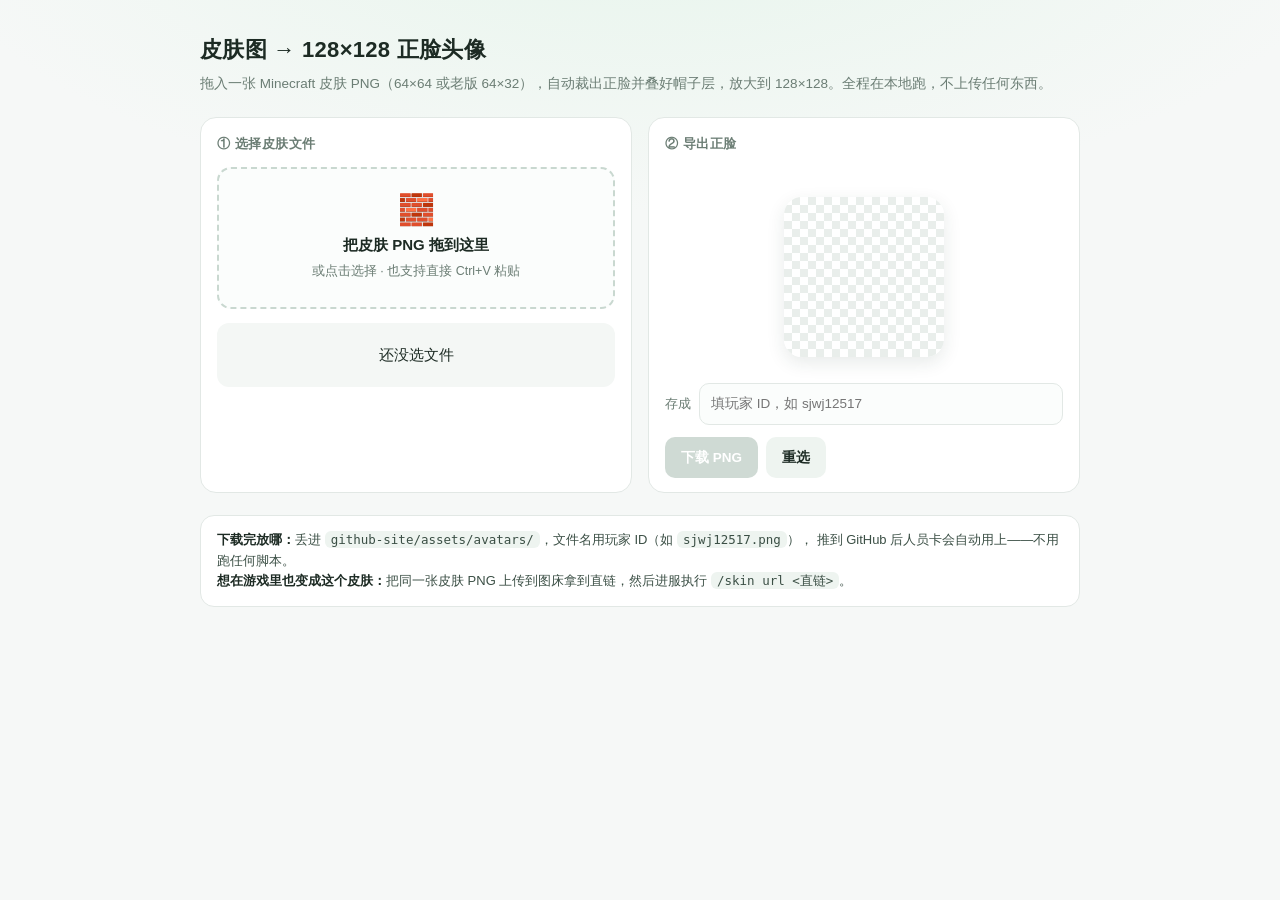
<file: tools/skin2face.html>
<!DOCTYPE html>
<html lang="zh-CN">
<head>
<meta charset="utf-8">
<meta name="viewport" content="width=device-width,initial-scale=1">
<title>皮肤 → 正脸头像</title>
<style>
  :root{
    --bg:#f6f8f7; --card:#fff; --fg:#1d2b24; --muted:#6b7d74;
    --line:#e2e8e5; --primary:#2f9e5f; --primary-dk:#237a49;
  }
  *{box-sizing:border-box}
  body{
    margin:0;min-height:100vh;padding:32px 20px 56px;
    font:15px/1.6 -apple-system,"Segoe UI","Microsoft YaHei",sans-serif;
    background:radial-gradient(1200px 500px at 50% -10%,#e7f5ec,#f6f8f7 60%);
    color:var(--fg);
  }
  .wrap{max-width:880px;margin:0 auto}
  h1{font-size:22px;margin:0 0 6px;letter-spacing:.3px}
  .sub{color:var(--muted);font-size:13.5px;margin:0 0 22px}
  .grid{display:grid;grid-template-columns:1fr 1fr;gap:16px}
  @media(max-width:720px){.grid{grid-template-columns:1fr}}
  .card{background:var(--card);border:1px solid var(--line);border-radius:16px;padding:16px}
  .card h2{font-size:13px;margin:0 0 12px;color:var(--muted);font-weight:600;letter-spacing:.5px}
  #drop{
    border:2px dashed #c9d8d0;border-radius:14px;padding:26px 16px;text-align:center;
    cursor:pointer;transition:.18s;background:#fbfdfc;
  }
  #drop:hover,#drop.over{border-color:var(--primary);background:#effaf3}
  #drop .big{font-size:30px;line-height:1;margin-bottom:8px}
  #drop .t{font-weight:600}
  #drop .d{color:var(--muted);font-size:12.5px;margin-top:4px}
  .prev{margin-top:14px;min-height:64px;display:flex;align-items:center;justify-content:center;
        background:#f4f7f5;border-radius:12px;padding:8px}
  .prev canvas{image-rendering:pixelated;max-width:100%;background:
     repeating-conic-gradient(#e9eeeb 0 25%,#fff 0 50%) 0 0/16px 16px;border-radius:8px}
  .outwrap{display:flex;flex-direction:column;align-items:center;justify-content:center;
           height:100%;min-height:210px;gap:12px}
  #out{width:160px;height:160px;image-rendering:pixelated;border-radius:18px;
       background:repeating-conic-gradient(#e9eeeb 0 25%,#fff 0 50%) 0 0/16px 16px;
       box-shadow:0 6px 18px rgba(28,60,45,.10)}
  .row{display:flex;gap:8px;align-items:center;margin-top:14px;flex-wrap:wrap}
  label{font-size:12.5px;color:var(--muted)}
  input[type=text]{
    flex:1;min-width:140px;padding:9px 11px;border:1px solid var(--line);border-radius:10px;
    font:inherit;font-size:13.5px;outline:none;background:#fbfdfc
  }
  input[type=text]:focus{border-color:var(--primary);background:#fff}
  button{
    padding:10px 16px;border:0;border-radius:10px;font:inherit;font-size:13.5px;font-weight:600;
    cursor:pointer;transition:.16s;background:var(--primary);color:#fff
  }
  button:hover{background:var(--primary-dk)}
  button:disabled{background:#cfdad4;cursor:not-allowed}
  button.ghost{background:#eef4f0;color:var(--fg)}
  button.ghost:hover{background:#e2ebe6}
  .tip{margin-top:22px;padding:14px 16px;border-radius:14px;background:#fff;
       border:1px solid var(--line);font-size:13px;color:#3b4f45}
  .tip b{color:var(--fg)}
  .tip code{background:#eef4f0;padding:1px 6px;border-radius:6px;font-size:12.5px}
  .err{color:#c0392b;font-size:13px;margin-top:10px;min-height:18px}
</style>
</head>
<body>
<div class="wrap">
  <h1>皮肤图 → 128×128 正脸头像</h1>
  <p class="sub">拖入一张 Minecraft 皮肤 PNG（64×64 或老版 64×32），自动裁出正脸并叠好帽子层，放大到 128×128。全程在本地跑，不上传任何东西。</p>

  <div class="grid">
    <div class="card">
      <h2>① 选择皮肤文件</h2>
      <div id="drop">
        <div class="big">🧱</div>
        <div class="t">把皮肤 PNG 拖到这里</div>
        <div class="d">或点击选择 · 也支持直接 Ctrl+V 粘贴</div>
      </div>
      <div class="prev" id="prev">还没选文件</div>
      <input type="file" id="file" accept="image/png,image/*" hidden>
    </div>

    <div class="card">
      <h2>② 导出正脸</h2>
      <div class="outwrap">
        <canvas id="out" width="128" height="128"></canvas>
        <div class="row" style="width:100%">
          <label for="name">存成</label>
          <input type="text" id="name" placeholder="填玩家 ID，如 sjwj12517">
        </div>
        <div class="row" style="width:100%;margin-top:0">
          <button id="dl" disabled>下载 PNG</button>
          <button class="ghost" id="reset" disabled>重选</button>
        </div>
      </div>
      <div class="err" id="err"></div>
    </div>
  </div>

  <div class="tip">
    <b>下载完放哪：</b>丢进 <code>github-site/assets/avatars/</code>，文件名用玩家 ID（如 <code>sjwj12517.png</code>），
    推到 GitHub 后人员卡会自动用上——不用跑任何脚本。<br>
    <b>想在游戏里也变成这个皮肤：</b>把同一张皮肤 PNG 上传到图床拿到直链，然后进服执行
    <code>/skin url &lt;直链&gt;</code>。
  </div>
</div>

<script>
(function () {
  var S = 128;
  var drop = document.getElementById('drop');
  var file = document.getElementById('file');
  var prev = document.getElementById('prev');
  var out = document.getElementById('out');
  var nameIn = document.getElementById('name');
  var dlBtn = document.getElementById('dl');
  var resetBtn = document.getElementById('reset');
  var err = document.getElementById('err');

  var hasFace = false;

  function setErr(msg) { err.textContent = msg || ''; }

  function buildFace(img) {
    var w = img.naturalWidth || img.width;
    var h = img.naturalHeight || img.height;
    if (!w || !h) throw new Error('图片没读出来，换一张试试');
    if (w !== 64 || (h !== 64 && h !== 32)) {
      throw new Error('这不是标准皮肤图：当前 ' + w + '×' + h + '，需要 64×64 或 64×32');
    }
    // 8×8 合成：正脸 (8,8) + 帽子/头发层 (40,8)
    var tmp = document.createElement('canvas');
    tmp.width = 8; tmp.height = 8;
    var c = tmp.getContext('2d');
    c.imageSmoothingEnabled = false;
    c.clearRect(0, 0, 8, 8);
    c.drawImage(img, 8, 8, 8, 8, 0, 0, 8, 8);
    if (h >= 64) c.drawImage(img, 40, 8, 8, 8, 0, 0, 8, 8);

    var oc = out.getContext('2d');
    oc.imageSmoothingEnabled = false;
    oc.clearRect(0, 0, S, S);
    oc.drawImage(tmp, 0, 0, 8, 8, 0, 0, S, S);
    return tmp;
  }

  function loadImage(src) {
    var img = new Image();
    img.onload = function () {
      try {
        buildFace(img);
        // 原图预览
        prev.innerHTML = '';
        var pv = document.createElement('canvas');
        pv.width = img.naturalWidth; pv.height = img.naturalHeight;
        pv.getContext('2d').drawImage(img, 0, 0);
        pv.style.width = '96px';
        pv.style.height = 'auto';
        prev.appendChild(pv);
        hasFace = true;
        dlBtn.disabled = false;
        resetBtn.disabled = false;
        setErr('');
      } catch (e) {
        hasFace = false; dlBtn.disabled = true;
        setErr(e.message || String(e));
      }
    };
    img.onerror = function () { setErr('这张图打不开，可能不是 PNG'); };
    img.src = src;
  }

  function fromFile(f) {
    if (!f) return;
    if (nameIn.value.trim() === '') {
      nameIn.value = (f.name || '').replace(/\.[^.]+$/, '');
    }
    var r = new FileReader();
    r.onload = function () { loadImage(r.result); };
    r.readAsDataURL(f);
  }

  drop.addEventListener('click', function () { file.click(); });
  file.addEventListener('change', function () { fromFile(file.files[0]); });

  ['dragenter', 'dragover'].forEach(function (t) {
    drop.addEventListener(t, function (e) { e.preventDefault(); drop.classList.add('over'); });
  });
  ['dragleave', 'drop'].forEach(function (t) {
    drop.addEventListener(t, function (e) { e.preventDefault(); drop.classList.remove('over'); });
  });
  drop.addEventListener('drop', function (e) {
    if (e.dataTransfer && e.dataTransfer.files.length) fromFile(e.dataTransfer.files[0]);
  });

  document.addEventListener('paste', function (e) {
    var items = (e.clipboardData || {}).items || [];
    for (var i = 0; i < items.length; i++) {
      if (items[i].type.indexOf('image') === 0) {
        fromFile(items[i].getAsFile());
        break;
      }
    }
  });

  dlBtn.addEventListener('click', function () {
    if (!hasFace) return;
    var nm = nameIn.value.trim().replace(/[\\/:*?"<>|]/g, '') || 'avatar';
    out.toBlob(function (blob) {
      var a = document.createElement('a');
      a.href = URL.createObjectURL(blob);
      a.download = nm + '.png';
      a.click();
      setTimeout(function () { URL.revokeObjectURL(a.href); }, 4000);
    }, 'image/png');
  });

  resetBtn.addEventListener('click', function () {
    file.value = '';
    hasFace = false;
    dlBtn.disabled = true;
    resetBtn.disabled = true;
    prev.textContent = '还没选文件';
    var oc = out.getContext('2d');
    oc.clearRect(0, 0, S, S);
    setErr('');
  });
})();
</script>
</body>
</html>
</file>
<file: assets/style.css>
/* ===========================================================
   Stone Logic 官网样式 · mcnova 风格
   青绿主色 + 深色/浅色双主题 · shadcn 式卡片圆角
   =========================================================== */
/* 服务器名称统一用首页大标题那套方块像素字体。
   StlPixel 只有拉丁字形，"服务器" 这类中文会自动回落到后面的中文字体，
   跟首页「像素英文标题 + 普通中文标语」的搭配一致。 */
.stl-pixel{
  font-family:"StlPixel","Silkscreen","PingFang SC","Microsoft YaHei",Arial,sans-serif;
  font-weight:700;
  letter-spacing:.05em;
  text-transform:uppercase;
}
@font-face{
  font-family:"StlPixel";
  src:url("fonts/silkscreen-700.woff2") format("woff2");
  font-weight:700;font-style:normal;font-display:swap;
}
:root{
  /* 浅色主题 */
  --background: oklch(100% 0 0);
  --foreground: oklch(14.5% 0 0);
  --card: oklch(100% 0 0);
  --card-foreground: oklch(14.5% 0 0);
  --popover: oklch(100% 0 0);
  --popover-foreground: oklch(14.5% 0 0);
  --primary: oklch(64% .125 238);
  --primary-foreground: oklch(98.5% 0 0);
  --secondary: oklch(97% 0 0);
  --secondary-foreground: oklch(20.5% 0 0);
  --muted: oklch(97% 0 0);
  --muted-foreground: oklch(55.6% 0 0);
  --accent: oklch(97% 0 0);
  --accent-foreground: oklch(20.5% 0 0);
  --destructive: oklch(57.7% .245 27.325);
  --destructive-foreground: oklch(98.5% 0 0);
  --border: oklch(92.2% 0 0);
  --input: oklch(92.2% 0 0);
  --ring: oklch(64% .125 238 / .6);
  --gold: oklch(65% .14 80);
  --radius: .625rem;
  --font-sans: "Inter Variable","PingFang SC","Microsoft YaHei","Helvetica Neue",Arial,sans-serif;
  --shadow-sm: 0 1px 2px rgb(0 0 0/.05);
  --shadow: 0 4px 16px rgb(0 0 0/.07);
  --shadow-lg: 0 12px 34px rgb(0 0 0/.10);
  --sky-top:#7bb5f1; --sky-mid:#aed4f8; --sky-bottom:#e6f1fd;
  --topbar-h:60px;
}
[data-theme="dark"]{
  --background: oklch(14.5% 0 0);
  --foreground: oklch(98.5% 0 0);
  --card: oklch(20.5% 0 0);
  --card-foreground: oklch(98.5% 0 0);
  --popover: oklch(20.5% 0 0);
  --popover-foreground: oklch(98.5% 0 0);
  --primary: oklch(72% .12 238);
  --primary-foreground: oklch(15% 0 0);
  --secondary: oklch(26.9% 0 0);
  --secondary-foreground: oklch(98.5% 0 0);
  --muted: oklch(26.9% 0 0);
  --muted-foreground: oklch(70.8% 0 0);
  --accent: oklch(26.9% 0 0);
  --accent-foreground: oklch(98.5% 0 0);
  --destructive: oklch(70.4% .191 22.216);
  --destructive-foreground: oklch(98.5% 0 0);
  --border: oklch(100% 0 0/.1);
  --input: oklch(100% 0 0/.1);
  --ring: oklch(72% .12 238);
  --gold: oklch(70% .14 80);
  --shadow-sm: 0 1px 2px rgb(0 0 0/.3);
  --shadow: 0 4px 16px rgb(0 0 0/.35);
  --shadow-lg: 0 12px 34px rgb(0 0 0/.45);
  --sky-top:#2e5076; --sky-mid:#1e3654; --sky-bottom:#0f1c2c;
}
*{box-sizing:border-box}
[hidden]{display:none!important}
html{scroll-behavior:smooth}
body{
  margin:0;
  color:var(--foreground);
  background:var(--background);
  font-family:var(--font-sans);
  font-size:15px;
  line-height:1.6;
  -webkit-font-smoothing:antialiased;
  transition:background-color .25s,color .25s;
  min-height:100vh;
}
a{color:inherit;text-decoration:none}
img{display:block;max-width:100%}
button{font-family:inherit;cursor:pointer}
input,textarea,select{font-family:inherit}
code{font-family:ui-monospace,Consolas,Menlo,monospace}
::-webkit-scrollbar{width:10px;height:10px}
::-webkit-scrollbar-thumb{background:var(--border);border-radius:6px}

/* ===== 顶部导航 ===== */
.topbar{
  position:sticky;top:0;z-index:60;
  border-bottom:1px solid var(--border);
  background:color-mix(in oklab, var(--background) 82%, transparent);
  backdrop-filter:blur(14px);
  -webkit-backdrop-filter:blur(14px);
  transition:background-color .3s ease,border-color .3s ease;
}
/* 首页 Hero 铺在顶栏后面时，顶栏让路变全透明，天空渐变才能一路延伸上去，
   否则第一屏顶上会切出一条和页面不同色的白带。滚过 Hero 后自动恢复毛玻璃。 */
.topbar.over-hero{
  background:transparent;
  border-bottom-color:transparent;
  backdrop-filter:none;
  -webkit-backdrop-filter:none;
}
.topbar-inner{
  max-width:1280px;margin:0 auto;padding:0 20px;height:var(--topbar-h);
  display:flex;align-items:center;gap:16px;
}
.brand{display:flex;align-items:center;gap:10px;font-weight:800;font-size:17px;color:var(--primary);white-space:nowrap}
.brand-icon{width:34px;height:34px;border-radius:9px;object-fit:cover;box-shadow:0 1px 3px rgb(0 0 0/.10)}
.brand-name{font-size:16px}
.nav-main{display:flex;align-items:center;gap:4px;margin-left:8px;overflow-x:auto;scrollbar-width:none}
.nav-main::-webkit-scrollbar{display:none}
.nav-main a,.nav-main .nav-item{
  display:inline-flex;align-items:center;gap:5px;padding:7px 12px;border-radius:8px;
  font-size:14px;color:var(--muted-foreground);white-space:nowrap;cursor:pointer;transition:.18s;border:0;background:none;
}
.nav-main a:hover,.nav-main .nav-item:hover{color:var(--foreground);background:var(--accent)}
.nav-main a.active{color:var(--primary);font-weight:600}
.nav-main a.active{background:color-mix(in oklab, var(--primary) 10%, transparent)}
.nav-right{display:flex;align-items:center;gap:10px;margin-left:auto}
.icon-btn{
  width:36px;height:36px;border-radius:9px;border:1px solid var(--border);
  background:var(--card);color:var(--foreground);display:grid;place-items:center;transition:.18s;
}
.icon-btn:hover{border-color:var(--ring)}
.nav-actions{display:flex;align-items:center;gap:8px}

/* ===== 主内容 ===== */
.main{max-width:1280px;margin:0 auto;padding:28px 20px 60px;min-height:60vh}

/* ===== 首页 Hero（Minecraft 像素风大标题） ===== */
.hero{
  position:relative;overflow:hidden;
  /* 上边距要多拉：先把 .main 的 28px 内边距抵消掉，再钻到顶栏（含 1px 下边框）背后，
     这样天空渐变从窗口最顶端开始，跟菜单栏连成一片（配合 .topbar.over-hero） */
  margin:calc(-29px - var(--topbar-h)) calc(-50vw + 50%) 28px;
  padding:calc(clamp(60px,9vh,120px) + var(--topbar-h)) 20px clamp(84px,12vh,150px);
  min-height:100vh;
  min-height:100svh;
  display:flex;align-items:center;justify-content:center;
  text-align:center;
  border-bottom:1px solid var(--border);
  background:linear-gradient(180deg,var(--sky-top) 0%,var(--sky-mid) 48%,var(--sky-bottom) 100%);
}
.hero-sky{position:relative;max-width:1080px;margin:0 auto}
.hero-glow{
  position:absolute;left:0;top:0;width:360px;height:360px;border-radius:50%;
  pointer-events:none;opacity:0;z-index:3;
  background:radial-gradient(circle, rgba(255,255,255,.5) 0%, rgba(170,225,255,.22) 38%, transparent 68%);
  mix-blend-mode:screen;transform:translate(-50%,-50%);transition:opacity .25s;
}
.hero-title{
  margin:0 auto;
  display:flex;flex-direction:column;align-items:center;
  gap:clamp(6px,1.1vw,14px);
  font-family:"StlPixel","Silkscreen","Courier New",monospace;
  font-weight:700;
  font-size:clamp(44px,10.5vw,132px);
  line-height:1;letter-spacing:.06em;text-transform:uppercase;
  color:#b8e4ff;
  -webkit-text-stroke:3px #0e2b3f;
  paint-order:stroke fill;
  text-shadow:0 2px 0 #6ab4da,0 4px 0 #4b95bf,0 6px 0 #31749c,0 10px 20px rgba(8,40,60,.34);
  image-rendering:pixelated;
}
.hero-title span{display:block;padding-left:.06em}
/* 磁吸果冻字母：每个字母独立形变，不影响整体位置 */
.hero-title .m-letter{
  display:inline-block;
  will-change:transform;
  transform-origin:50% 78%;
  backface-visibility:hidden;
}
.hero-slogan{
  margin:18px 0 4px;
  font-size:clamp(15px,1.9vw,21px);
  font-weight:600;letter-spacing:.02em;line-height:1.55;
  color:var(--muted-foreground);
  text-shadow:0 1px 0 rgba(255,255,255,.4);
}
.hero-actions{display:flex;gap:12px;justify-content:center;flex-wrap:wrap;margin-top:22px}
.hero-actions .btn{font-size:14.5px;padding:11px 22px}
.hero-guide-btn{
  font-weight:800;font-size:15px!important;padding:12px 26px!important;border-radius:999px;
  background:linear-gradient(135deg,#ff5a5f,#ff8a3d);color:#fff;border:0;
  box-shadow:0 6px 20px rgba(255,90,95,.42);text-decoration:none;
  animation:guidePulse 2.2s ease-in-out infinite;transition:transform .18s,box-shadow .18s;
}
.hero-guide-btn:hover{transform:translateY(-2px) scale(1.03);box-shadow:0 10px 26px rgba(255,90,95,.55);color:#fff}
@keyframes guidePulse{
  0%,100%{box-shadow:0 6px 20px rgba(255,90,95,.42)}
  50%{box-shadow:0 6px 28px rgba(255,90,95,.75),0 0 0 6px rgba(255,90,95,.12)}
}
@media (prefers-reduced-motion: reduce){.hero-guide-btn{animation:none}}
.hero-meta{display:grid;grid-template-columns:1fr auto 1fr;align-items:center;gap:12px;margin-top:clamp(20px,3.2vh,36px)}
.hero-meta .hero-qq{justify-self:end}
.hero-meta .live-badge{justify-self:start}
.hero-qq{width:48px;height:48px;border-radius:50%;display:grid;place-items:center;flex:none;
  border:1.6px solid color-mix(in oklab,var(--foreground) 24%,transparent);color:var(--foreground);
  background:color-mix(in oklab,var(--card) 55%,transparent);transition:.18s}
.hero-qq:hover{border-color:var(--primary);color:var(--primary);transform:translateY(-1px)}
.hero-qq svg{width:26px;height:26px}
.hero-addr{display:flex;align-items:center;gap:2px;padding:4px 4px 4px 18px;border-radius:999px;
  background:color-mix(in oklab,var(--card) 62%,transparent);border:1px solid var(--border)}
.hero-ip{font-family:ui-monospace,Consolas,Menlo,monospace;font-size:16px;font-weight:700;color:var(--foreground);letter-spacing:.02em}
.hero-copy{width:40px;height:40px;border-radius:999px;border:0;background:transparent;color:var(--muted-foreground);
  display:grid;place-items:center;transition:.18s}
.hero-copy:hover{background:var(--accent);color:var(--primary)}
.hero-copy.ok{color:var(--primary)}
.hero-copy svg{width:18px;height:18px}
.hero-online{display:inline-flex;align-items:center;gap:6px;margin-top:clamp(14px,2.4vh,22px);
  font-size:15.5px;font-weight:700;color:var(--foreground);text-shadow:0 1px 0 rgba(255,255,255,.35)}
.hero-online strong{color:var(--primary);font-size:18px;margin:0 2px}
.ho-arrow{transition:transform .18s}
.hero-online:hover .ho-arrow{transform:translateX(4px)}
/* 雪花说明：比上面那条链接轻一档，别抢主文案的注意力；
   宽度收在 26em 内，窄屏最多折两行 */
.hero-online-hint{
  margin:8px auto 0;max-width:min(92vw,34em);text-wrap:balance;
  font-size:12.5px;line-height:1.65;font-weight:600;letter-spacing:.01em;
  color:color-mix(in oklab,var(--foreground) 56%,transparent);
  text-shadow:0 1px 0 rgba(255,255,255,.3);
  animation:stlFadeUp .6s .46s both;
}
[data-theme="dark"] .hero-online-hint{color:color-mix(in oklab,var(--foreground) 60%,transparent);text-shadow:none}
@media (max-width:560px){ .hero-online-hint{font-size:12px;max-width:min(94vw,24em)} }
@media (prefers-reduced-motion: reduce){ .hero-online-hint{animation:none!important} }
.hero-scroll{position:absolute;left:50%;bottom:clamp(16px,3.2vh,30px);transform:translateX(-50%);
  width:48px;height:48px;border-radius:50%;display:grid;place-items:center;cursor:pointer;z-index:4;
  border:2px solid color-mix(in oklab,var(--primary) 55%,transparent);
  background:color-mix(in oklab,var(--card) 45%,transparent);color:var(--primary);
  animation:stlBounce 1.8s ease-in-out infinite}
.hero-scroll:hover{background:color-mix(in oklab,var(--card) 72%,transparent)}
.hero-scroll svg{width:24px;height:24px}
@keyframes stlBounce{0%,100%{transform:translateX(-50%) translateY(0)}50%{transform:translateX(-50%) translateY(9px)}}

/* ===== 在线玩家雪花 ===== */
/* 每个在线玩家一朵，在 Hero 里飘；鼠标悬停出资料卡，点击进玩家主页 */
/* Hero 现在钻到顶栏背后了，雪花层要从顶栏下沿开始排，
   否则会有雪花飘进菜单栏、贴着导航文字和按钮，看着像错位 */
.hero-flakes{position:absolute;left:0;right:0;bottom:0;top:var(--topbar-h);overflow:hidden;pointer-events:none;z-index:2}
.snow{
  position:absolute;left:0;top:0;width:24px;height:24px;padding:0;border:0;background:none;
  pointer-events:auto;cursor:pointer;color:#fff;opacity:.95;
  filter:drop-shadow(0 1px 2px rgba(10,46,74,.28));
  transition:opacity .18s,color .18s,filter .18s;
  will-change:transform;
}
.snow svg{width:100%;height:100%;display:block}
.snow:hover,.snow:focus-visible{opacity:1;color:#f2faff;filter:drop-shadow(0 3px 8px rgba(10,46,74,.55)) brightness(1.08);outline:none}
.snow:hover{transform-origin:center}

/* 悬停资料卡 */
.snow-tip{
  position:fixed;z-index:90;left:0;top:0;pointer-events:none;
  display:flex;align-items:center;gap:10px;padding:9px 13px 9px 9px;
  background:var(--card);color:var(--card-foreground);
  border:1px solid var(--border);border-radius:12px;box-shadow:var(--shadow-lg);
  opacity:0;transform:translateY(6px);transition:opacity .16s,transform .16s;
}
.snow-tip.show{opacity:1;transform:none}
.snow-tip img{width:38px;height:38px;border-radius:9px;background:var(--muted);flex:none;image-rendering:pixelated}
.snow-tip .t-nm{font-weight:800;font-size:14.5px;line-height:1.25}
.snow-tip .t-sub{font-size:12px;color:var(--muted-foreground);margin-top:2px;white-space:nowrap}
.snow-tip .t-go{font-size:11.5px;color:var(--primary);font-weight:700;margin-top:3px;white-space:nowrap}

/* ===== 玩家主页 ===== */
.pf-head{display:flex;align-items:center;gap:16px;margin-bottom:22px}
.pf-av{width:76px;height:76px;border-radius:16px;background:var(--muted);flex:none;image-rendering:pixelated;
  border:1px solid var(--border)}
.pf-id{min-width:0}
.pf-name{font-size:22px;font-weight:800;line-height:1.2;word-break:break-all}
.pf-tags{display:flex;flex-wrap:wrap;align-items:center;gap:8px;margin-top:8px}
.pf-sec{font-size:14px;font-weight:700;margin:22px 0 10px;display:flex;align-items:center;gap:8px}
.pf-sec:first-child{margin-top:0}
.pf-cnt{font-size:12px;font-weight:600;color:var(--muted-foreground);background:var(--muted);
  border-radius:99px;padding:1px 8px}
.pf-posts{display:grid;gap:8px}
.pf-post{display:flex;align-items:center;gap:12px;padding:11px 14px;border:1px solid var(--border);
  border-radius:10px;font-size:14px;font-weight:600;transition:.16s;min-width:0}
.pf-post:hover{border-color:var(--ring);background:var(--accent);color:var(--primary)}
.pf-post span{margin-left:auto;flex:none;font-size:12px;font-weight:500;color:var(--muted-foreground)}
.pf-post span.pend{color:oklch(52% .13 70);font-weight:700}
[data-theme="dark"] .pf-post span.pend{color:oklch(80% .13 75)}
.pf-post.pf-more{color:var(--muted-foreground);font-weight:600;border-style:dashed;justify-content:center}
.pf-none{font-size:13.5px;color:var(--muted-foreground);padding:14px 2px;line-height:1.7}
.pf-post{overflow:hidden;text-overflow:ellipsis;white-space:nowrap}
@media (max-width:520px){
  .pf-head{flex-wrap:wrap;gap:12px}
  .pf-av{width:60px;height:60px;border-radius:13px}
  .pf-name{font-size:18px}
}

/* ===== 页头 ===== */
.page-head{margin-bottom:24px}
.page-head .crumb{font-size:13px;color:var(--muted-foreground);margin-bottom:6px}
.page-head h1{font-size:26px;font-weight:800;margin:0 0 6px;letter-spacing:-.5px}
.page-head p{color:var(--muted-foreground);font-size:14px;margin:0;max-width:720px}

/* ===== 卡片 ===== */
.card{
  background:var(--card);border:1px solid var(--border);border-radius:calc(var(--radius)*1.4);
  padding:20px;color:var(--card-foreground);
}
.card + .card{margin-top:16px}
.card-hover{transition:transform .2s,box-shadow .2s,border-color .2s}
.card-hover:hover{transform:translateY(-3px);border-color:var(--ring);box-shadow:var(--shadow-lg)}

/* ===== 首页分区（玩法特色 4 卡 / 服务器管理人员） ===== */
.home-section{margin-top:clamp(44px,7vh,76px)}
.section-title{display:flex;align-items:center;gap:10px;font-size:clamp(20px,2.6vw,26px);font-weight:800;margin:0 0 18px}
.sec-ico{display:inline-flex;color:var(--primary)}
.sec-ico svg{width:24px;height:24px}
.feat4{display:grid;grid-template-columns:repeat(auto-fit,minmax(220px,1fr));gap:16px}
.feat4-card{background:var(--card);border:1px solid var(--border);border-radius:calc(var(--radius)*1.4);
  display:flex;flex-direction:column;align-items:center;text-align:center;padding:26px 18px;
  transition:transform .2s,box-shadow .2s,border-color .2s}
.feat4-card:hover{transform:translateY(-3px);border-color:var(--ring);box-shadow:var(--shadow-lg)}
.feat4-ico{width:54px;height:54px;border-radius:15px;display:grid;place-items:center;margin-bottom:14px}
.feat4-ico svg{width:27px;height:27px}
.tint-blue{background:color-mix(in oklab,#3b82f6 14%,transparent);color:#3b82f6}
.tint-pink{background:color-mix(in oklab,#ec4899 14%,transparent);color:#ec4899}
.feat4-card h3{margin:0 0 8px;font-size:16px;font-weight:800}
.feat4-card p{margin:0;font-size:13px;color:var(--muted-foreground);line-height:1.7}
.staff-grid{display:grid;grid-template-columns:repeat(auto-fill,minmax(150px,1fr));gap:16px}
.staff-card{background:var(--card);border:1px solid var(--border);border-radius:calc(var(--radius)*1.4);
  display:flex;flex-direction:column;align-items:center;text-align:center;padding:20px 14px;transition:.2s}
.staff-card:hover{border-color:var(--ring);box-shadow:var(--shadow)}
.staff-av{width:66px;height:66px;border-radius:15px;image-rendering:pixelated;background-color:var(--muted);background-size:cover;background-position:center;background-repeat:no-repeat;margin-bottom:12px}
.staff-nm{font-weight:700;font-size:14.5px;margin-bottom:8px;word-break:break-all}
.staff-roles{display:flex;gap:6px;flex-wrap:wrap;justify-content:center}

/* ===== 网格 ===== */
.grid{display:grid;gap:16px}
.grid-2{grid-template-columns:repeat(auto-fit,minmax(300px,1fr))}
.grid-3{grid-template-columns:repeat(auto-fit,minmax(240px,1fr))}
.grid-4{grid-template-columns:repeat(auto-fit,minmax(200px,1fr))}

/* ===== 按钮 ===== */
.btn{
  display:inline-flex;align-items:center;justify-content:center;gap:8px;
  padding:9px 18px;border-radius:9px;font-size:14px;font-weight:600;
  border:1px solid transparent;transition:.18s;line-height:1.4;
}
.btn-primary{background:var(--primary);color:var(--primary-foreground)}
.btn-primary:hover{opacity:.9}
.btn-outline{background:var(--card);border-color:var(--border);color:var(--foreground)}
.btn-outline:hover{background:var(--accent)}
.btn-ghost{background:transparent;color:var(--muted-foreground)}
.btn-ghost:hover{background:var(--accent);color:var(--foreground)}
.btn-danger{background:var(--destructive);color:var(--destructive-foreground)}
.btn:disabled{opacity:.5;cursor:not-allowed}
.btn-sm{padding:6px 12px;font-size:13px;border-radius:8px}
.btn-block{width:100%}

/* ===== 表单 ===== */
.field{display:grid;gap:6px;margin-bottom:14px}
.field label{font-size:13px;font-weight:600;color:var(--muted-foreground)}
.field input,.field textarea,.field select{
  background:var(--card);border:1px solid var(--input);color:var(--foreground);
  border-radius:9px;padding:10px 13px;font-size:14px;width:100%;outline:none;transition:.18s;
}
.field input:focus,.field textarea:focus,.field select:focus{border-color:var(--ring);box-shadow:0 0 0 3px var(--ring)}
.field textarea{resize:vertical;min-height:96px;line-height:1.6}
.row2{display:grid;grid-template-columns:1fr 1fr;gap:14px}

/* ===== 徽章 / 标签 ===== */
.badge{
  display:inline-flex;align-items:center;gap:5px;padding:3px 10px;border-radius:999px;
  font-size:12px;font-weight:600;border:1px solid transparent;
}
.badge-green{background:color-mix(in oklab, var(--primary) 12%, transparent);color:var(--primary)}
.badge-gold{background:color-mix(in oklab, var(--gold) 16%, transparent);color:var(--gold)}
.badge-red{background:color-mix(in oklab, var(--destructive) 12%, transparent);color:var(--destructive)}
.badge-muted{background:var(--muted);color:var(--muted-foreground)}
.badge-blue{background:color-mix(in oklab,#3b82f6 12%,transparent);color:#3b82f6}
.badge-cyan{background:color-mix(in oklab,#06b6d4 12%,transparent);color:#06b6d4}
.dot{width:8px;height:8px;border-radius:50%;background:currentColor;display:inline-block}

/* ===== 状态页 ===== */
.status-hero{display:grid;grid-template-columns:1fr auto;gap:24px;align-items:center;margin-bottom:20px}
.status-hero .online-count{font-size:44px;font-weight:800;color:var(--primary);line-height:1}
.status-pill{
  display:inline-flex;align-items:center;gap:8px;padding:8px 16px;border-radius:999px;
  font-size:14px;font-weight:700;
}
.status-pill.on{background:color-mix(in oklab, var(--primary) 14%, transparent);color:var(--primary)}
.status-pill.off{background:color-mix(in oklab, var(--destructive) 14%, transparent);color:var(--destructive)}
.stat-row{display:flex;gap:16px;flex-wrap:wrap}
.stat-box{flex:1;min-width:140px;background:var(--muted);border-radius:12px;padding:14px 16px}
.stat-box .k{font-size:12px;color:var(--muted-foreground)}
.stat-box .v{font-size:20px;font-weight:700;margin-top:4px}
.stat-box .ksub{font-size:11px;color:var(--muted-foreground);margin-top:3px}
.stat-box .v.warn{color:oklch(62% .14 70)}
.stat-box .v.bad{color:var(--destructive)}
.motd{background:var(--muted);border-radius:12px;padding:14px 16px;margin-top:16px;font-size:14px;white-space:pre-wrap;color:var(--muted-foreground)}

/* ===== 在线人数曲线（状态页） ===== */
.st-chart-wrap{margin-top:20px;background:var(--card);border:1px solid var(--border);border-radius:12px;padding:14px 16px 8px}
.st-chart-head{display:flex;align-items:baseline;justify-content:space-between;gap:12px;flex-wrap:wrap;margin-bottom:10px}
.st-chart-head>span:first-child{font-size:14px;font-weight:700}
.st-chart-note{font-size:12px;color:var(--muted-foreground)}
.st-chart{width:100%;height:150px;display:block}

/* ===== 玩家列表 ===== */
.player-grid{display:grid;grid-template-columns:repeat(auto-fill,minmax(120px,1fr));gap:12px}
.player-cell{display:flex;flex-direction:column;align-items:center;gap:8px;padding:14px 8px;border-radius:12px;border:1px solid var(--border);background:var(--card);transition:.18s}
.player-cell:hover{border-color:var(--ring)}
.player-cell img{width:48px;height:48px;border-radius:10px;image-rendering:pixelated}
.player-cell .nm{font-size:13px;font-weight:600;max-width:110px;overflow:hidden;text-overflow:ellipsis;white-space:nowrap}

/* ===== 表格 ===== */
.table{width:100%;border-collapse:collapse;font-size:14px}
.table th,.table td{text-align:left;padding:11px 14px;border-bottom:1px solid var(--border)}
.table th{font-size:12px;font-weight:600;color:var(--muted-foreground);text-transform:uppercase;letter-spacing:.3px}
.table tbody tr:hover{background:var(--accent)}
.table .rank{font-weight:800;color:var(--primary)}
.table .rank.top1{color:var(--gold)}

/* ===== 页脚 ===== */
.footer{border-top:1px solid var(--border);padding:40px 20px 24px;color:var(--muted-foreground);font-size:13px}
.footer-inner{max-width:1280px;margin:0 auto}
.footer-cols{display:grid;grid-template-columns:1.7fr 1fr 1fr;gap:32px}
.fb-name{font-size:18px;font-weight:700;color:var(--primary);margin-bottom:8px}
.fb-tag{margin:0 0 10px;font-size:13px;color:var(--muted-foreground)}
.fb-ip{font-family:ui-monospace,Consolas,Menlo,monospace;font-weight:700;color:var(--primary);font-size:13px;word-break:break-all}
.footer-col{display:flex;flex-direction:column;gap:9px}
.fc-title{font-size:13.5px;font-weight:800;color:var(--foreground);margin-bottom:2px}
.footer-col a,.footer-col span{font-size:13px;color:var(--muted-foreground);transition:.16s}
.footer-col a:hover{color:var(--primary)}
.footer-copy{margin-top:30px;padding-top:18px;border-top:1px solid var(--border);text-align:center;font-size:12.5px;color:var(--muted-foreground)}

/* ===== 灯箱 ===== */
.lightbox{position:fixed;inset:0;z-index:200;background:rgb(0 0 0/.88);display:flex;align-items:center;justify-content:center;flex-direction:column}
.lightbox img{max-width:92vw;max-height:82vh;border-radius:12px}
.lb-close{position:absolute;top:18px;right:20px;width:42px;height:42px;border-radius:50%;border:none;background:rgb(255 255 255/.12);color:#fff;font-size:20px}
.lb-cap{color:#e6efe9;font-size:14px;margin-top:14px}

/* ===== Toast ===== */
.toast{position:fixed;left:50%;bottom:32px;transform:translate(-50%,20px);z-index:300;background:var(--popover);border:1px solid var(--border);color:var(--popover-foreground);padding:11px 20px;border-radius:12px;font-size:14px;box-shadow:var(--shadow-lg);opacity:0;pointer-events:none;transition:.25s;max-width:90vw}
.toast.show{opacity:1;transform:translate(-50%,0)}

/* ===== 空态 ===== */
.empty{padding:40px 20px;text-align:center;color:var(--muted-foreground);border:1px dashed var(--border);border-radius:14px}
.empty .ico{font-size:38px;margin-bottom:8px}
.empty p{margin:0;font-size:14px;white-space:nowrap}

/* ===== 响应式 ===== */
@media(max-width:860px){
  .status-hero{grid-template-columns:1fr}
  .row2{grid-template-columns:1fr}
}
@media(max-width:640px){
  .brand-name{display:none}
  .main{padding:20px 14px 50px}
  .nav-main a,.nav-main .nav-item{padding:6px 9px;font-size:13px}
  .hero-meta{display:flex;flex-wrap:wrap;justify-content:center;gap:8px}
  .hero-meta .hero-qq,.hero-meta .live-badge{justify-self:auto}
  .hero-meta .hero-qq{width:42px;height:42px}
  .hero-meta .hero-qq svg{width:22px;height:22px}
  .hero-meta .hero-addr{padding:3px 3px 3px 12px}
  .hero-meta .hero-ip{font-size:14px}
  .hero-meta .hero-copy{width:34px;height:34px}
  .hero-meta .live-badge{padding:8px}
}

/* ===== 入场动画 ===== */
@keyframes stlFadeUp{from{opacity:0;transform:translateY(18px)}to{opacity:1;transform:none}}
@keyframes stlFadeIn{from{opacity:0}to{opacity:1}}
@keyframes stlTitleIn{from{opacity:0;transform:translateY(12px) scale(.96)}to{opacity:1;transform:none}}
.hero-sky .hero-title{animation:stlTitleIn .6s cubic-bezier(.22,.61,.36,1) both}
.card,.page-head{animation:stlFadeUp .55s cubic-bezier(.22,.61,.36,1) both}
.hero-sky .hero-slogan{animation:stlFadeUp .6s .18s both}
.hero-sky .hero-actions,.hero-sky .hero-ip{animation:stlFadeUp .6s .38s both}
.grid > *{animation:stlFadeUp .5s both}
.feat4 > *,.staff-grid > *{animation:stlFadeUp .5s both}
.feat4 > *:nth-child(2),.staff-grid > *:nth-child(2){animation-delay:.05s}
.feat4 > *:nth-child(3),.staff-grid > *:nth-child(3){animation-delay:.1s}
.feat4 > *:nth-child(4),.staff-grid > *:nth-child(4){animation-delay:.15s}
.grid > *:nth-child(2){animation-delay:.05s}
.grid > *:nth-child(3){animation-delay:.1s}
.grid > *:nth-child(4){animation-delay:.15s}
.grid > *:nth-child(5){animation-delay:.2s}
.grid > *:nth-child(6){animation-delay:.25s}
.grid > *:nth-child(n+7){animation-delay:.3s}
.stat-row > *{animation:stlFadeUp .5s both}
@media (prefers-reduced-motion: reduce){
  .card,.page-head,.hero-sky .hero-title,.hero-sky .hero-slogan,
  .hero-sky .hero-actions,.hero-sky .hero-ip,.grid > *,
  .stat-row > *,.feat4 > *,.staff-grid > *{animation:none!important}
}

/* ===== 实时状态徽标（地址旁：绿点=在线 / 红点=离线） ===== */
.live-badge{
  display:inline-flex;align-items:center;gap:7px;
  padding:6px 13px;border-radius:999px;white-space:nowrap;
  font-size:13.5px;font-weight:700;line-height:1;letter-spacing:.01em;
  color:var(--muted-foreground);
  background:color-mix(in oklab,var(--card) 62%,transparent);
  border:1px solid var(--border);
  transition:color .2s,border-color .2s,background .2s
}
.live-dot{
  width:9px;height:9px;border-radius:50%;flex:none;
  background:var(--muted-foreground);
  box-shadow:0 0 0 3px color-mix(in oklab,var(--muted-foreground) 20%,transparent);
  transition:background .2s,box-shadow .2s
}
/* 在线：绿点 + 呼吸光晕 */
.live-badge.is-on{
  color:#15803d;border-color:rgba(34,197,94,.42);
  background:color-mix(in oklab,#22c55e 12%,transparent)
}
.live-badge.is-on .live-dot{
  background:#22c55e;box-shadow:0 0 0 3px rgba(34,197,94,.24);
  animation:livePulse 2s ease-in-out infinite
}
/* 离线：红点 */
.live-badge.is-off{
  color:var(--destructive);border-color:color-mix(in oklab,var(--destructive) 45%,transparent);
  background:color-mix(in oklab,var(--destructive) 12%,transparent)
}
.live-badge.is-off .live-dot{background:#ef4444;box-shadow:0 0 0 3px rgba(239,68,68,.24)}
@keyframes livePulse{
  0%,100%{box-shadow:0 0 0 3px rgba(34,197,94,.24)}
  50%{box-shadow:0 0 0 6px rgba(34,197,94,.07)}
}
/* 深色主题下调亮文字，保证对比度 */
[data-theme="dark"] .live-badge.is-on{color:#4ade80}
/* 首页：跟地址一起淡入，别突兀地蹦出来 */
.hero-sky .live-badge{animation:stlFadeUp .6s .38s both}
/* 首页 Hero：状态只保留一个圆点，隐藏文字、胶囊收成圆形 */
.hero-sky .live-badge{padding:9px;gap:0}
.hero-sky .live-badge .live-txt{display:none}
@media (prefers-reduced-motion: reduce){
  .hero-sky .live-badge{animation:none!important}
  .live-badge.is-on .live-dot{animation:none!important}
}
/* 状态胶囊的"在线"也改成绿色，跟地址旁的绿点统一语义（原来跟主色走是蓝的） */
.status-pill.on{
  background:color-mix(in oklab,#22c55e 15%,transparent);
  color:#15803d
}
[data-theme="dark"] .status-pill.on{color:#4ade80}
/* 顶部导航里的迷你版（全站可见，点进在线状态页） */
.nav-live{padding:4px 10px;font-size:12.5px;text-decoration:none;gap:6px}
.nav-live .live-dot{width:8px;height:8px}
.nav-live:hover{background:var(--accent)}
/* 名单为空时的占位：铺满整行居中，别缩成左边一个小方块 */
.player-grid > .empty{grid-column:1/-1;justify-self:center}
/* 名单同步说明（比实时人数略滞后的提示） */
.list-note{grid-column:1/-1;margin-top:8px;font-size:12.5px;color:var(--muted-foreground)}
@media (max-width:600px){
  .live-badge{font-size:12.5px;padding:5px 11px}
  /* 手机窄屏导航本来就挤，这里只保留状态点，不占文字宽度 */
  .nav-live{display:none}
}

/* ===== 反馈页 ===== */
.fb-tip{
  padding:11px 14px;margin-bottom:16px;border-radius:10px;
  font-size:13px;line-height:1.7;
  background:color-mix(in oklab,var(--primary) 8%,transparent);
  border:1px solid color-mix(in oklab,var(--primary) 22%,transparent);
  border-left:3px solid var(--primary);
  color:var(--muted-foreground);
}
.fb-tip strong{color:var(--primary)}
.field label .fb-count{
  float:right;font-weight:500;font-size:12px;
  color:var(--muted-foreground);font-variant-numeric:tabular-nums
}
#fbText{min-height:150px}
.fb-msg{font-size:13px;line-height:1.7;min-height:20px;margin-bottom:12px}
.fb-msg.busy{color:var(--muted-foreground)}
.fb-msg.ok{color:#15803d}
.fb-msg.ok a{color:inherit;font-weight:600;text-decoration:underline;text-underline-offset:2px}
.fb-msg.err{color:var(--destructive)}
[data-theme="dark"] .fb-msg.ok{color:#4ade80}
.fb-actions{display:flex;flex-wrap:wrap;gap:10px;align-items:center}
.fb-foot{margin-top:16px;padding-top:14px;border-top:1px solid var(--border);font-size:12.5px;color:var(--muted-foreground)}
.fb-foot a{color:var(--primary);text-decoration:underline;text-underline-offset:2px}

/* ===== 三端聊天 ===== */
.chat-note{
  padding:10px 13px;margin-bottom:14px;border-radius:10px;font-size:12.5px;line-height:1.7;
  background:color-mix(in oklab,var(--primary) 8%,transparent);
  border:1px solid color-mix(in oklab,var(--primary) 20%,transparent);
  color:var(--muted-foreground)
}
.chat-list{
  height:clamp(320px,52vh,520px);overflow-y:auto;overscroll-behavior:contain;
  border:1px solid var(--border);border-radius:12px;background:var(--muted);padding:10px
}
.chat-empty{color:var(--muted-foreground);font-size:13px;text-align:center;padding:40px 10px}
.chat-row{
  display:flex;align-items:baseline;gap:8px;flex-wrap:wrap;
  padding:7px 9px;margin-bottom:5px;border-radius:9px;background:var(--card);
  border:1px solid transparent;line-height:1.65
}
.chat-row.mine{border-color:color-mix(in oklab,var(--primary) 32%,transparent);
  background:color-mix(in oklab,var(--primary) 7%,var(--card))}
.chat-tag{
  flex:none;font-size:10.5px;font-weight:700;padding:1px 7px;border-radius:999px;
  color:#fff;background:var(--muted-foreground);letter-spacing:.02em
}
.chat-tag.src-qq{background:oklch(62% .14 250)}
.chat-tag.src-mc{background:oklch(60% .13 155)}
.chat-tag.src-web{background:oklch(62% .16 310)}
[data-theme="dark"] .chat-tag.src-qq{background:oklch(72% .14 250)}
[data-theme="dark"] .chat-tag.src-mc{background:oklch(72% .13 155)}
[data-theme="dark"] .chat-tag.src-web{background:oklch(72% .16 310)}
.chat-name{font-size:12.5px;font-weight:700;color:var(--foreground)}
.chat-time{font-size:11px;color:var(--muted-foreground);font-variant-numeric:tabular-nums}
.chat-text{font-size:13.5px;color:var(--foreground);word-break:break-word;white-space:pre-wrap}
.chat-compose{display:flex;gap:9px;margin-top:12px}
.chat-compose input{
  flex:1;min-width:0;background:var(--card);border:1px solid var(--input);color:var(--foreground);
  border-radius:9px;padding:10px 13px;font-size:14px;outline:none
}
.chat-compose input:focus{border-color:var(--ring);box-shadow:0 0 0 3px var(--ring)}
.chat-compose input:disabled{opacity:.55}
.chat-compose .btn{flex:none;white-space:nowrap}
.chat-status{font-size:12.5px;min-height:18px;margin-top:9px;color:var(--muted-foreground)}
.chat-status.err{color:var(--destructive);font-weight:600}
.chat-status.busy{color:var(--muted-foreground)}
.chat-login{
  margin-top:11px;padding:10px 13px;border-radius:9px;font-size:13px;
  background:color-mix(in oklab,var(--destructive) 8%,transparent);
  border:1px solid color-mix(in oklab,var(--destructive) 22%,transparent);
  color:var(--foreground)
}
.chat-login a{color:var(--primary);font-weight:700;text-decoration:underline;text-underline-offset:2px}
@media (max-width:600px){
  .chat-list{height:46vh}
  .chat-compose .btn{padding:9px 13px;font-size:13px}
}

/* ================= 论坛 ================= */
.forum-wrap{display:grid;grid-template-columns:240px 1fr;gap:22px;align-items:start}
@media (max-width:820px){.forum-wrap{grid-template-columns:1fr}}
.forum-side{position:sticky;top:84px;background:var(--card);border:1px solid var(--border);border-radius:var(--radius);padding:16px;box-shadow:var(--shadow-sm)}
@media (max-width:820px){.forum-side{position:static}}
.forum-side .side-new{display:block;width:100%;text-align:center;margin-bottom:14px}
.forum-side h4{font-size:12px;text-transform:uppercase;letter-spacing:.06em;color:var(--muted-foreground);margin:16px 0 8px}
.forum-side h4:first-of-type{margin-top:0}
.forum-nav a,.forum-cat a{display:flex;align-items:center;justify-content:space-between;gap:8px;padding:8px 10px;border-radius:9px;color:var(--foreground);text-decoration:none;font-size:14px;transition:background .15s}
.forum-nav a:hover,.forum-cat a:hover{background:var(--accent)}
.forum-nav a.active{background:color-mix(in oklab,var(--primary) 14%,transparent);color:var(--primary);font-weight:700}
.forum-cat a .cnt{font-size:12px;color:var(--muted-foreground);font-variant-numeric:tabular-nums}
.forum-side .side-search{width:100%;background:var(--card);border:1px solid var(--input);color:var(--foreground);border-radius:9px;padding:9px 11px;font-size:13.5px;outline:none;margin-bottom:4px}
.forum-side .side-search:focus{border-color:var(--ring);box-shadow:0 0 0 3px var(--ring)}
.forum-rank{display:flex;align-items:center;gap:9px;padding:6px 8px;font-size:13.5px}
.forum-rank .rk-av{width:26px;height:26px;border-radius:7px;background:var(--muted);object-fit:cover}
.forum-rank .rk-name{flex:1;min-width:0;overflow:hidden;text-overflow:ellipsis;white-space:nowrap}
.forum-rank .rk-num{font-weight:800;color:var(--primary);font-variant-numeric:tabular-nums}
.forum-empty{color:var(--muted-foreground);font-size:14px;padding:32px 12px;text-align:center}

.post-card{display:block;text-decoration:none;color:inherit;background:var(--card);border:1px solid var(--border);border-radius:var(--radius);padding:15px 16px;margin-bottom:13px;box-shadow:var(--shadow-sm);transition:transform .15s,box-shadow .15s,border-color .15s}
.post-card:hover{transform:translateY(-2px);box-shadow:var(--shadow-lg);border-color:var(--ring)}
.cat-badge{display:inline-block;font-size:11.5px;font-weight:700;padding:2px 9px;border-radius:999px;background:color-mix(in oklab,var(--primary) 12%,transparent);color:var(--primary);margin-bottom:9px}
/* 刚发布、Pages 还没重建完的帖子，先在本机展示，标个「同步中」 */
.pend-tag{display:inline-block;font-size:11.5px;font-weight:700;padding:2px 9px;border-radius:999px;margin:0 0 9px 6px;
  background:color-mix(in oklab,oklch(70% .15 70) 18%,transparent);color:oklch(52% .13 70)}
[data-theme="dark"] .pend-tag{color:oklch(80% .13 75)}
.fd-pending{margin:0 0 16px;padding:9px 12px;border-radius:10px;font-size:13px;line-height:1.6;
  background:color-mix(in oklab,oklch(70% .15 70) 12%,transparent);color:var(--muted-foreground);
  border:1px solid color-mix(in oklab,oklch(70% .15 70) 26%,transparent)}
.post-title{font-size:16.5px;font-weight:800;line-height:1.4;margin:0 0 7px}
.post-excerpt{font-size:13.5px;color:var(--muted-foreground);line-height:1.6;margin:0 0 11px;display:-webkit-box;-webkit-line-clamp:2;-webkit-box-orient:vertical;overflow:hidden}
.post-meta{display:flex;align-items:center;gap:10px;font-size:12.5px;color:var(--muted-foreground);flex-wrap:wrap}
.post-meta img{width:22px;height:22px;border-radius:6px;background:var(--muted)}
.post-meta .pm-name{font-weight:700;color:var(--foreground)}
.post-meta .dot{opacity:.4}

.forum-detail{background:var(--card);border:1px solid var(--border);border-radius:var(--radius);padding:20px;box-shadow:var(--shadow-sm)}
.forum-detail .fd-cat{display:inline-block;font-size:12px;font-weight:700;padding:2px 10px;border-radius:999px;background:color-mix(in oklab,var(--primary) 12%,transparent);color:var(--primary);margin-bottom:12px}
.forum-detail .fd-title{font-size:22px;font-weight:800;line-height:1.35;margin:0 0 12px}
.forum-detail .fd-meta{display:flex;align-items:center;gap:10px;font-size:13px;color:var(--muted-foreground);margin-bottom:16px;flex-wrap:wrap}
.forum-detail .fd-meta img{width:28px;height:28px;border-radius:7px;background:var(--muted)}
.forum-detail .fd-meta .pm-name{font-weight:700;color:var(--foreground)}
.forum-detail .fd-body{font-size:15px;line-height:1.85;white-space:pre-wrap;word-break:break-word;color:var(--foreground)}
.forum-detail .fd-actions{display:flex;gap:10px;margin:18px 0 6px;align-items:center;flex-wrap:wrap}
.fd-like{display:inline-flex;align-items:center;gap:6px;background:var(--muted);border:1px solid var(--border);border-radius:999px;padding:6px 13px;font-size:13.5px;font-weight:600;color:var(--foreground);cursor:pointer}
.fd-like:hover{background:var(--accent)}
.fd-like.on{background:color-mix(in oklab,var(--primary) 16%,transparent);color:var(--primary);border-color:transparent}

.reply-list{margin-top:22px;display:grid;gap:12px}
.reply-item{display:flex;gap:11px;background:var(--muted);border-radius:12px;padding:12px 13px}
.reply-item img{width:30px;height:30px;border-radius:8px;background:var(--card);flex:none}
.reply-item .ri-main{flex:1;min-width:0}
.reply-item .ri-head{display:flex;align-items:center;gap:8px;font-size:13px;margin-bottom:4px;flex-wrap:wrap}
.reply-item .ri-name{font-weight:700}
.reply-item .ri-time{color:var(--muted-foreground);font-size:12px}
.reply-item .ri-body{font-size:14px;line-height:1.75;white-space:pre-wrap;word-break:break-word;color:var(--foreground)}
.reply-form{margin-top:18px;background:var(--card);border:1px solid var(--border);border-radius:var(--radius);padding:14px}
.reply-form .rf-row{display:flex;gap:10px;align-items:center;flex-wrap:wrap;margin-top:11px}
.reply-form .rf-anon{display:flex;align-items:center;gap:6px;font-size:13px;color:var(--muted-foreground)}
.reply-form textarea{min-height:84px}
.forum-form .field textarea{min-height:150px}
.forum-note{font-size:13px;color:var(--muted-foreground);background:var(--muted);border-radius:10px;padding:10px 13px;margin-bottom:16px;line-height:1.6}

/* 发帖/回帖的身份条：署名固定为登录 QQ，没有昵称与匿名选项 */
.fn-who{display:flex;align-items:center;gap:11px;padding:11px 13px;margin-bottom:16px;
  background:var(--muted);border:1px solid var(--border);border-radius:11px}
.fn-who img{width:38px;height:38px;border-radius:9px;background:var(--card);flex:none}
.fn-who-n{font-size:13.5px;font-weight:700}
.fn-who-s{font-size:12px;color:var(--muted-foreground);margin-top:2px}
.fn-who-sm{padding:0;background:none;border:0;margin:0;gap:8px}
.fn-who-sm img{width:26px;height:26px;border-radius:7px}
.fn-who-sm span{font-size:13px;font-weight:700;color:var(--muted-foreground)}

/* ===== 个人中心（#/me）：资料卡 + 统计 + 登录设备 ===== */
.me-wrap{display:grid;gap:16px}
.me-loading{padding:30px;text-align:center;color:var(--muted-foreground);font-size:14px}
.me-notice{font-size:13px;color:var(--primary);background:var(--accent);border:1px solid var(--border);border-radius:10px;padding:10px 13px}
.me-hero{display:flex;align-items:center;gap:16px;flex-wrap:wrap}
.me-avatar{width:64px;height:64px;border-radius:50%;border:1px solid var(--border);background:var(--muted);object-fit:cover;flex:none}
.me-id{flex:1;min-width:190px}
.me-name{font-size:20px;font-weight:800;line-height:1.3}
.me-sub{font-size:13px;color:var(--muted-foreground);margin-top:3px}
.me-accs{display:flex;flex-wrap:wrap;gap:6px;margin-top:9px}
.me-tag{font-size:12px;padding:2px 9px;border-radius:999px;background:var(--muted);color:var(--muted-foreground);border:1px solid var(--border)}
.me-hero-act{display:flex;gap:8px;flex-wrap:wrap}
.me-logout{border:1px solid var(--border);background:var(--card);color:var(--muted-foreground)}
.me-logout:hover{color:var(--destructive);border-color:var(--destructive)}
.me-stats{display:grid;grid-template-columns:repeat(auto-fit,minmax(178px,1fr));gap:16px}
.me-stats .card{margin:0}
.me-stat .k{font-size:13px;color:var(--muted-foreground)}
.me-stat .v{font-size:22px;font-weight:800;margin:6px 0 4px;line-height:1.25}
.me-stat .s{font-size:12px;color:var(--muted-foreground);line-height:1.5}
.me-dev-head{display:flex;align-items:center;justify-content:space-between;gap:12px;flex-wrap:wrap;margin-bottom:13px}
.me-dev-head h3{margin:0;font-size:16px;font-weight:700}
.me-dev-list{display:grid;gap:10px}
.me-dev{display:flex;align-items:center;gap:12px;padding:12px 14px;border:1px solid var(--border);border-radius:12px;background:var(--background)}
.me-dev.is-current{border-color:var(--primary);background:var(--accent)}
.me-dev-main{flex:1;min-width:0}
.me-dev-name{font-size:14px;font-weight:650;display:flex;align-items:center;gap:8px;flex-wrap:wrap}
.me-dev-meta{font-size:12px;color:var(--muted-foreground);margin-top:4px;line-height:1.6}
.me-badge{font-size:11px;font-weight:700;padding:1px 8px;border-radius:999px;background:var(--primary);color:var(--primary-foreground)}
.me-dev-out{border:1px solid var(--border);background:var(--card);color:var(--muted-foreground)}
.me-dev-out:hover{color:var(--destructive);border-color:var(--destructive)}
.me-tip{font-size:12px;color:var(--muted-foreground);margin:14px 0 0;line-height:1.65}
@media (max-width:560px){
  .me-hero-act{width:100%}
  .me-hero-act .btn{flex:1}
}

/* ===== 排行榜扩展：建筑作品 / 成就 ===== */
.build-grid{display:grid;grid-template-columns:repeat(auto-fill,minmax(220px,1fr));gap:14px}
.build-card{border:1px solid var(--border);border-radius:12px;overflow:hidden;background:var(--card);transition:.18s}
.build-card:hover{border-color:var(--ring);box-shadow:var(--shadow)}
.build-thumb{width:100%;height:130px;object-fit:cover;display:block;background:var(--muted)}
.build-body{padding:12px 14px}
.build-title{font-size:14px;font-weight:700;line-height:1.4}
.build-meta{font-size:12px;color:var(--muted-foreground);margin-top:4px}
.build-desc{font-size:12px;color:var(--muted-foreground);margin-top:8px;line-height:1.6}
.rank2{display:grid;grid-template-columns:1fr 1fr;gap:20px}
@media(max-width:720px){.rank2{grid-template-columns:1fr}}
.rank-h4{margin:0 0 10px;font-size:14px;font-weight:700}
.rank-list{display:grid;gap:2px}
.rank-line{display:flex;align-items:center;justify-content:space-between;gap:10px;padding:9px 2px;border-bottom:1px solid var(--border);font-size:14px}
.rank-line:last-child{border-bottom:0}
.rank-line-name{display:flex;align-items:center;gap:7px;min-width:0;font-weight:600}
.rank-line-tag{font-size:11px;font-weight:500;color:var(--muted-foreground);background:var(--muted);padding:1px 7px;border-radius:999px}
.rank-line-val{flex:none;font-weight:800;color:var(--primary);white-space:nowrap}
.rank-empty{padding:18px;text-align:center;color:var(--muted-foreground);font-size:13px}

/* ===== 公告页（时间线 + RSS） ===== */
.news-head{display:flex;align-items:center;justify-content:space-between;gap:12px;flex-wrap:wrap;
  padding-bottom:14px;margin-bottom:16px;border-bottom:1px solid var(--border)}
.news-sub{font-size:13px;color:var(--muted-foreground)}
.news-sub code{font-size:12px;background:var(--muted);padding:2px 7px;border-radius:6px;
  font-family:ui-monospace,SFMono-Regular,Consolas,monospace;word-break:break-all}
.news-list{display:grid;gap:2px}
.news-item{display:flex;gap:14px;padding:14px 2px;position:relative}
.news-item:not(:last-child)::after{content:"";position:absolute;left:5px;top:26px;bottom:-2px;width:1px;background:var(--border)}
.news-dot{width:11px;height:11px;border-radius:50%;background:var(--primary);flex:none;margin-top:6px;
  box-shadow:0 0 0 3px color-mix(in oklab, var(--primary) 16%, transparent)}
.news-body{flex:1;min-width:0}
.news-title{font-size:15px;font-weight:700;line-height:1.45;display:flex;align-items:center;gap:7px;flex-wrap:wrap}
.news-pin{font-size:11px;font-weight:700;padding:1px 8px;border-radius:999px;background:var(--primary);color:var(--primary-foreground)}
.news-date{font-size:12px;color:var(--muted-foreground);margin-top:4px}
.news-text{font-size:13.5px;color:var(--muted-foreground);margin-top:8px;line-height:1.75;white-space:pre-wrap}

/* ===== Wiki / 攻略 ===== */
.wiki-wrap{display:grid;grid-template-columns:220px 1fr;gap:18px;align-items:start}
@media(max-width:820px){.wiki-wrap{grid-template-columns:1fr}.wiki-side{position:static!important}}
.wiki-side{position:sticky;top:76px;padding:16px}
.wiki-side h4{margin:0 0 10px;font-size:13px;color:var(--muted-foreground);font-weight:600}
.wiki-nav{display:grid;gap:2px}
.wiki-nav-link{display:flex;align-items:center;gap:8px;padding:8px 10px;border-radius:9px;
  font-size:13.5px;color:var(--foreground);text-decoration:none;transition:.15s}
.wiki-nav-link:hover{background:var(--accent)}
.wiki-nav-link.active{background:var(--primary);color:var(--primary-foreground);font-weight:650}
.wiki-ico{font-size:14px}
.wiki-main{display:grid;gap:14px;min-width:0}
.wiki-notice{font-size:13px;color:var(--muted-foreground);line-height:1.7;background:var(--muted);border-style:dashed}
.wiki-sec{margin-bottom:22px}
.wiki-sec:last-child{margin-bottom:0}
.wiki-sec h3{margin:0 0 10px;font-size:16px;font-weight:750}
.wiki-item{border:1px solid var(--border);border-radius:10px;padding:0 14px;margin-bottom:8px;background:var(--card)}
.wiki-item[open]{background:var(--accent)}
.wiki-item summary{cursor:pointer;padding:12px 0;font-size:14px;font-weight:650;list-style:none;
  display:flex;align-items:center;justify-content:space-between;gap:10px}
.wiki-item summary::-webkit-details-marker{display:none}
.wiki-item summary::after{content:"+";color:var(--muted-foreground);font-weight:700;flex:none}
.wiki-item[open] summary::after{content:"−"}
.wiki-answer{font-size:13.5px;color:var(--muted-foreground);line-height:1.85;white-space:pre-wrap;
  padding:0 0 14px;border-top:1px dashed var(--border);padding-top:12px}
.wiki-foot{font-size:12px;color:var(--muted-foreground);text-align:center;padding:6px 0 2px}
.wiki-loading{padding:26px}

/* ===== 状态页体检结论 ===== */
.st-verdict{
  margin-top:16px;padding:12px 14px;border-radius:11px;font-size:13.5px;line-height:1.75;
  border:1px solid var(--border);background:var(--muted);color:var(--foreground);
}
.st-verdict.is-good{
  border-color:color-mix(in oklab, var(--primary) 42%, var(--border));
  background:color-mix(in oklab, var(--primary) 9%, var(--background));
}
.st-verdict.is-warn{
  border-color:color-mix(in oklab, var(--gold) 55%, var(--border));
  background:color-mix(in oklab, var(--gold) 12%, var(--background));
}

/* ===== 7×24 在线热力图 ===== */
.st-heat-wrap{margin-top:12px;background:var(--card);border:1px solid var(--border);border-radius:12px;padding:14px 16px 12px}
.heat-grid{display:grid;gap:2px;min-width:0;overflow-x:auto}
.heat-row{display:grid;grid-template-columns:34px repeat(24,minmax(11px,1fr));gap:2px;align-items:center}
.heat-head{margin-bottom:2px}
.heat-lb{font-size:11px;color:var(--muted-foreground);text-align:right;padding-right:4px;white-space:nowrap}
.heat-h{font-size:9.5px;color:var(--muted-foreground);text-align:left;line-height:1;overflow:hidden;white-space:nowrap}
.heat-c{height:14px;border-radius:3px;background:var(--muted);transition:transform .12s,box-shadow .12s;cursor:default}
.heat-c:hover{transform:scale(1.35);box-shadow:0 0 0 1px var(--foreground);position:relative;z-index:2}
.heat-empty{font-size:13px;color:var(--muted-foreground);padding:14px 4px;text-align:center}
@media(max-width:640px){
  .heat-row{grid-template-columns:26px repeat(24,minmax(7px,1fr));gap:1.5px}
  .heat-lb{font-size:10px}
  .heat-c{height:11px}
}

/* ===== 分段选择器（本周 / 本月） ===== */
.seg{display:inline-flex;gap:3px;padding:3px;border-radius:10px;background:var(--muted);margin-bottom:14px}
.seg-btn{
  appearance:none;border:0;background:transparent;color:var(--muted-foreground);
  font-family:inherit;font-size:13px;font-weight:650;padding:6px 15px;border-radius:8px;
  cursor:pointer;transition:background .15s,color .15s;
}
.seg-btn:hover{color:var(--foreground)}
.seg-btn.on{background:var(--card);color:var(--foreground);box-shadow:var(--shadow-sm)}

/* ===== 战力实验室散点图 ===== */
.lab-wrap{
  background:var(--card);border:1px solid var(--border);border-radius:12px;
  padding:10px 6px 4px;color:var(--foreground);overflow:hidden;
}
.lab-svg{width:100%;height:auto;display:block;overflow:visible}
.lab-svg circle{transition:fill-opacity .15s,stroke-width .15s}
.lab-svg circle:hover{fill-opacity:.95;stroke-width:2}
@media(max-width:640px){.lab-wrap{padding:6px 0 2px}}

/* ===== 玩家对比 ===== */
.vs-head{display:grid;grid-template-columns:1fr auto 1fr;gap:14px;align-items:center;margin-bottom:18px}
.vs-side{display:grid;justify-items:center;gap:8px;min-width:0}
.vs-av{width:72px;height:72px;border-radius:14px;image-rendering:pixelated;background:var(--muted);border:1px solid var(--border)}
.vs-name{font-size:15px;font-weight:750;max-width:100%;overflow:hidden;text-overflow:ellipsis;white-space:nowrap;text-align:center}
.vs-name:hover{color:var(--primary)}
.vs-mid{font-size:13px;font-weight:800;letter-spacing:.08em;color:var(--muted-foreground);
  padding:7px 11px;border-radius:99px;background:var(--muted)}
.vs-table{width:100%;border-collapse:collapse;font-size:14px}
.vs-table th{
  text-align:center;font-weight:600;font-size:12.5px;color:var(--muted-foreground);
  padding:10px 8px;border-bottom:1px solid var(--border);white-space:nowrap;width:34%;
}
.vs-table td{padding:10px 8px;text-align:center;border-bottom:1px solid var(--border);font-variant-numeric:tabular-nums}
.vs-table tr:last-child td,.vs-table tr:last-child th{border-bottom:0}
.vs-table tr:hover td{background:var(--accent)}
.vs-v{color:var(--muted-foreground);font-weight:600}
.vs-v.is-win{
  color:var(--primary);font-weight:800;
  background:color-mix(in oklab, var(--primary) 8%, transparent);
  border-radius:8px;
}
.vs-tip{margin:14px 0 0;font-size:12px;color:var(--muted-foreground);text-align:center}
.vs-pick{display:flex;align-items:center;gap:16px;flex-wrap:wrap}
.vs-pick-main{flex:1;min-width:220px}
.vs-pick-t{font-size:15px;font-weight:750}
.vs-select{
  appearance:none;flex:1;min-width:0;max-width:320px;font-family:inherit;font-size:13.5px;
  color:var(--foreground);background:var(--card);border:1px solid var(--input);
  border-radius:9px;padding:8px 11px;cursor:pointer;
}
.vs-select:focus{outline:2px solid var(--ring);outline-offset:1px}
@media(max-width:560px){
  .vs-head{gap:8px}
  .vs-av{width:56px;height:56px}
  .vs-name{font-size:13.5px}
  .vs-mid{font-size:11px;padding:5px 8px}
  .vs-table th{font-size:11.5px;padding:8px 4px;width:auto}
  .vs-table td{padding:8px 4px;font-size:13px}
}

/* ===== 全站搜索面板 ===== */
.sbox{position:fixed;inset:0;z-index:90;display:flex;align-items:flex-start;justify-content:center;
  padding:max(11vh,70px) 16px 16px}
.sbox-mask{position:absolute;inset:0;background:rgb(0 0 0/.42);backdrop-filter:blur(3px);
  animation:sboxFade .16s ease}
.sbox-panel{position:relative;width:100%;max-width:600px;background:var(--popover);color:var(--popover-foreground);
  border:1px solid var(--border);border-radius:14px;box-shadow:var(--shadow-lg);overflow:hidden;
  display:flex;flex-direction:column;max-height:min(66vh,560px);animation:sboxIn .18s cubic-bezier(.2,.9,.3,1)}
@keyframes sboxFade{from{opacity:0}to{opacity:1}}
@keyframes sboxIn{from{opacity:0;transform:translateY(-10px) scale(.985)}to{opacity:1;transform:none}}
.sbox-head{display:flex;align-items:center;gap:10px;padding:13px 15px;border-bottom:1px solid var(--border);flex:none}
.sbox-ico{color:var(--muted-foreground);flex:none}
.sbox-head input{
  flex:1;min-width:0;appearance:none;background:transparent;border:0;outline:none;
  font-family:inherit;font-size:15px;color:var(--foreground);
}
.sbox-head input::placeholder{color:var(--muted-foreground)}
.sbox-kbd{flex:none;font-family:inherit;font-size:10.5px;font-weight:700;letter-spacing:.04em;
  color:var(--muted-foreground);border:1px solid var(--border);border-radius:5px;padding:2px 5px;
  background:var(--muted)}
.sbox-body{overflow-y:auto;overscroll-behavior:contain;padding:6px 0 8px;min-height:80px}
.sgroup{font-size:11px;font-weight:700;letter-spacing:.05em;color:var(--muted-foreground);
  padding:10px 16px 6px;text-transform:uppercase}
.sitem{display:flex;align-items:center;gap:10px;padding:9px 16px;cursor:pointer;
  transition:background .1s;border-left:2px solid transparent}
.sitem:hover,.sitem.on{background:var(--accent);border-left-color:var(--primary)}
.sico{flex:none;width:18px;text-align:center;font-size:13px;opacity:.9}
.stxt{flex:1;min-width:0;display:grid;gap:1px}
.stxt b{font-size:13.5px;font-weight:650;overflow:hidden;text-overflow:ellipsis;white-space:nowrap}
.stxt i{font-style:normal;font-size:11.5px;color:var(--muted-foreground);
  overflow:hidden;text-overflow:ellipsis;white-space:nowrap}
.sgok{flex:none;font-size:11px;color:var(--muted-foreground);opacity:0;transition:opacity .1s}
.sitem.on .sgok{opacity:1;color:var(--primary)}
.sempty{padding:34px 20px;text-align:center;font-size:14px;font-weight:600;line-height:1.9}
.sempty span{font-size:12.5px;font-weight:400;color:var(--muted-foreground)}
.sempty a{color:var(--primary);text-decoration:underline}
.sbox-foot{flex:none;display:flex;justify-content:space-between;gap:12px;padding:8px 15px;
  border-top:1px solid var(--border);font-size:11px;color:var(--muted-foreground);background:var(--muted)}
@media(max-width:560px){
  .sbox{padding:56px 10px 10px}
  .sbox-panel{max-height:78vh}
  .sbox-foot span:last-child{display:none}
}

/* ===== 首页群聊跑马灯 ===== */
.marquee{
  display:flex;align-items:center;gap:12px;margin:0;padding:9px 18px;
  background:color-mix(in oklab, var(--primary) 8%, var(--background));
  border-top:1px solid var(--border);border-bottom:1px solid var(--border);
  overflow:hidden;
}
.mq-tag{flex:none;font-size:12px;font-weight:750;letter-spacing:.02em;color:var(--primary);
  padding:2px 9px;border-radius:99px;background:color-mix(in oklab, var(--primary) 14%, transparent)}
.mq-track{flex:1;min-width:0;overflow:hidden;mask-image:linear-gradient(90deg,transparent,#000 26px,#000 calc(100% - 26px),transparent)}
.mq-run{display:inline-flex;align-items:center;gap:14px;white-space:nowrap;
  font-size:13px;color:var(--foreground);animation:mqScroll linear infinite;will-change:transform}
@keyframes mqScroll{from{transform:translateX(0)}to{transform:translateX(-50%)}}
.marquee:hover .mq-run{animation-play-state:paused}
.mq-i{display:inline-flex;align-items:center;gap:6px}
.mq-i b{font-weight:700}
.mq-src{font-style:normal;font-size:10px;font-weight:800;line-height:1.5;padding:1px 6px;border-radius:5px;
  background:var(--muted);color:var(--muted-foreground)}
.mq-src.s-qq{background:#d7f0fb;color:#0a6e93}
.mq-src.s-mc{background:color-mix(in oklab,var(--primary) 20%,transparent);color:var(--primary)}
.mq-src.s-web{background:var(--muted);color:var(--muted-foreground)}
[data-theme="dark"] .mq-src.s-qq{background:#123c4c;color:#8fdcf5}
[data-theme="dark"] .mq-src.s-web{background:#2f2f2f;color:#b9b9b9}
.mq-dot{color:var(--muted-foreground);opacity:.5}
.mq-more{flex:none;font-size:12px;font-weight:650;color:var(--primary);white-space:nowrap}
.mq-more:hover{text-decoration:underline}
@media(max-width:600px){.marquee{padding:8px 12px;gap:8px}.mq-more{display:none}}

/* ===== 首页「你不在的这段时间」 ===== */
.digest{display:grid;gap:16px;background:var(--card);border:1px solid var(--border);
  border-radius:14px;padding:18px 20px;box-shadow:var(--shadow-sm)}
.digest-load,.digest-first{font-size:13.5px;color:var(--muted-foreground);line-height:1.8}
.digest-first p{margin:0 0 12px}
.digest-top{display:grid;grid-template-columns:repeat(3,1fr);gap:10px}
.digest-big{display:grid;gap:2px;padding:12px 8px;text-align:center;border-radius:11px;background:var(--muted)}
.digest-big b{font-size:20px;font-weight:800;letter-spacing:-.01em;color:var(--primary);font-variant-numeric:tabular-nums}
.digest-big span{font-size:11.5px;color:var(--muted-foreground)}
.digest-block h4{margin:0 0 8px;font-size:13px;font-weight:750;color:var(--muted-foreground)}
.digest-row{display:flex;align-items:center;gap:10px;padding:7px 0;border-bottom:1px solid var(--border);font-size:14px}
.digest-row:last-child{border-bottom:0}
.digest-rk{flex:none;width:18px;height:18px;border-radius:5px;display:grid;place-items:center;
  font-size:11px;font-weight:800;background:var(--muted);color:var(--muted-foreground)}
.digest-row:first-of-type .digest-rk{background:color-mix(in oklab,var(--gold) 22%,transparent);color:var(--gold)}
.digest-nm{flex:1;min-width:0;font-weight:650;overflow:hidden;text-overflow:ellipsis;white-space:nowrap}
.digest-nm:hover{color:var(--primary)}
.digest-val{flex:none;font-size:13px;font-weight:750;color:var(--primary);font-variant-numeric:tabular-nums}
@media(max-width:560px){
  .digest{padding:14px}
  .digest-big b{font-size:17px}
  .digest-big span{font-size:10.5px}
}

/* ===== 本周战报 ===== */
.wk-hero{display:grid;grid-template-columns:repeat(4,1fr);gap:10px;margin-bottom:20px}
.wk-big{display:grid;gap:2px;padding:14px 10px;text-align:center;border-radius:12px;
  background:var(--muted);border:1px solid var(--border)}
.wk-big b{font-size:17px;font-weight:800;color:var(--primary);letter-spacing:-.01em;font-variant-numeric:tabular-nums}
.wk-big span{font-size:11.5px;color:var(--muted-foreground)}
.wk-cols{display:grid;grid-template-columns:repeat(2,1fr);gap:18px 24px}
.wk-col h4{margin:0 0 8px;font-size:13.5px;font-weight:750}
.wk-row{display:flex;align-items:center;gap:10px;padding:8px 0;border-bottom:1px solid var(--border);font-size:14px}
.wk-row:last-child{border-bottom:0}
.wk-rk{flex:none;width:19px;height:19px;border-radius:6px;display:grid;place-items:center;
  font-size:11px;font-weight:800;background:var(--muted);color:var(--muted-foreground)}
.wk-row:first-of-type .wk-rk{background:color-mix(in oklab,var(--gold) 24%,transparent);color:var(--gold)}
.wk-nm{flex:1;min-width:0;font-weight:650;overflow:hidden;text-overflow:ellipsis;white-space:nowrap}
a.wk-nm:hover{color:var(--primary)}
.wk-v{flex:none;font-size:13px;font-weight:750;color:var(--primary);font-variant-numeric:tabular-nums}
.wk-none{font-size:13px;color:var(--muted-foreground);padding:8px 0}
.wk-foot{display:flex;align-items:center;gap:12px;flex-wrap:wrap;margin-top:22px;padding-top:16px;border-top:1px solid var(--border)}
.wk-tip{font-size:12px;color:var(--muted-foreground)}
@media(max-width:700px){
  .wk-hero{grid-template-columns:repeat(2,1fr)}
  .wk-cols{grid-template-columns:1fr}
}

/* ===== 活动日历 ===== */
.ev-bar{display:flex;align-items:center;gap:10px;flex-wrap:wrap;margin-bottom:18px}
.ev-note{font-size:12.5px;color:var(--muted-foreground)}
.ev-h4{margin:20px 0 10px;font-size:13px;font-weight:750;color:var(--muted-foreground);
  letter-spacing:.04em;text-transform:uppercase}
.ev-h4:first-of-type{margin-top:0}
.ev-card{border:1px solid var(--border);border-left:3px solid var(--border);border-radius:11px;
  padding:12px 14px;margin-bottom:9px;background:var(--card);transition:transform .12s,box-shadow .12s}
.ev-card:hover{transform:translateX(2px);box-shadow:var(--shadow-sm)}
.ev-card.is-on{border-left-color:var(--primary);background:color-mix(in oklab,var(--primary) 6%,var(--card))}
.ev-card.is-up{border-left-color:var(--gold)}
.ev-card.is-end{opacity:.62}
.ev-when{font-size:12px;font-weight:700;color:var(--primary);font-variant-numeric:tabular-nums}
.ev-card.is-up .ev-when{color:var(--gold)}
.ev-card.is-end .ev-when{color:var(--muted-foreground)}
.ev-title{font-size:15px;font-weight:750;margin:3px 0 0}
.ev-desc{font-size:13px;color:var(--muted-foreground);line-height:1.7;margin-top:5px;white-space:pre-wrap}
.ev-reward{font-size:12.5px;color:var(--gold);margin-top:6px;font-weight:600}

/* ===== 服务器体检 ===== */
.hl-top{display:flex;align-items:center;gap:14px;padding:16px 18px;border-radius:13px;
  border:1px solid var(--border);background:var(--muted);margin-bottom:18px}
.hl-top.is-ok{background:color-mix(in oklab,var(--primary) 9%,var(--background));
  border-color:color-mix(in oklab,var(--primary) 40%,var(--border))}
.hl-top.is-bad{background:color-mix(in oklab,var(--destructive) 9%,var(--background));
  border-color:color-mix(in oklab,var(--destructive) 42%,var(--border))}
.hl-dot{flex:none;width:12px;height:12px;border-radius:99px;background:var(--muted-foreground);
  box-shadow:0 0 0 5px color-mix(in oklab,var(--muted-foreground) 18%,transparent)}
.hl-top.is-ok .hl-dot{background:var(--primary);box-shadow:0 0 0 5px color-mix(in oklab,var(--primary) 22%,transparent)}
.hl-top.is-bad .hl-dot{background:var(--destructive);box-shadow:0 0 0 5px color-mix(in oklab,var(--destructive) 22%,transparent);
  animation:hlPulse 1.6s ease-in-out infinite}
@keyframes hlPulse{0%,100%{opacity:1}50%{opacity:.35}}
.hl-tt{font-size:16px;font-weight:800}
.hl-sub{font-size:12.5px;color:var(--muted-foreground);margin-top:2px;line-height:1.6}
.hl-age{margin-left:auto;flex:none;font-size:11.5px;color:var(--muted-foreground);white-space:nowrap}
.hl-grid{display:grid;grid-template-columns:repeat(4,1fr);gap:10px;margin-bottom:6px}
.hl-cell{display:grid;gap:2px;padding:12px 10px;text-align:center;border-radius:11px;
  background:var(--muted);border:1px solid var(--border)}
.hl-cell b{font-size:15px;font-weight:800;font-variant-numeric:tabular-nums;letter-spacing:-.01em}
.hl-cell span{font-size:11px;color:var(--muted-foreground)}
.hl-h4{margin:20px 0 9px;font-size:13px;font-weight:750;color:var(--muted-foreground);
  letter-spacing:.04em;text-transform:uppercase}
.hl-ports{display:flex;flex-wrap:wrap;gap:8px}
.hl-port{display:inline-flex;align-items:center;gap:7px;font-size:13px;font-weight:650;
  padding:7px 12px;border-radius:9px;background:var(--muted);border:1px solid var(--border)}
.hl-port i{font-style:normal;font-size:11.5px;color:var(--muted-foreground);font-weight:500}
.hl-port b{font-size:11.5px;font-weight:700}
.hl-port.up b{color:var(--primary)}
.hl-port.down{border-color:color-mix(in oklab,var(--destructive) 45%,var(--border))}
.hl-port.down b{color:var(--destructive)}
.hl-pdot{width:7px;height:7px;border-radius:99px;background:var(--muted-foreground)}
.hl-port.up .hl-pdot{background:var(--primary)}
.hl-port.down .hl-pdot{background:var(--destructive)}
.hl-line{font-size:13px;color:var(--muted-foreground);margin-top:16px;line-height:1.8}
.hl-line a{color:var(--primary);text-decoration:underline}
.hl-alarms{display:grid;gap:6px}
.hl-alarm{font-size:12.5px;color:var(--muted-foreground);line-height:1.7;
  padding:8px 11px;border-radius:9px;background:var(--muted);border-left:2px solid var(--destructive)}
.hl-alarm span{color:var(--foreground);font-weight:700;margin-right:8px;font-variant-numeric:tabular-nums}
.hl-foot{margin:18px 0 0;padding-top:14px;border-top:1px dashed var(--border);
  font-size:12px;color:var(--muted-foreground);line-height:1.7}
.hl-foot code{font-size:11.5px;background:var(--muted);padding:1px 5px;border-radius:4px}
@media(max-width:640px){
  .hl-grid{grid-template-columns:repeat(2,1fr)}
  .hl-top{flex-wrap:wrap;padding:13px}
  .hl-age{margin-left:0;width:100%}
}

/* ===== 成就徽章墙（个人中心） ===== */
.me-badges{margin-top:16px}
.me-badges-head{display:flex;align-items:baseline;justify-content:space-between;gap:12px;flex-wrap:wrap;margin-bottom:14px}
.me-badges-head h3{margin:0;font-size:15px;font-weight:750}
.me-badges-cnt{font-size:12px;font-weight:700;color:var(--primary);
  padding:2px 9px;border-radius:99px;background:color-mix(in oklab,var(--primary) 12%,transparent)}
.badge-wall{display:grid;grid-template-columns:repeat(auto-fill,minmax(96px,1fr));gap:9px}
.badge-cell{display:grid;justify-items:center;gap:3px;padding:12px 6px;border-radius:11px;
  background:var(--muted);border:1px solid var(--border);text-align:center;transition:transform .12s,box-shadow .12s}
.badge-cell:hover{transform:translateY(-2px);box-shadow:var(--shadow-sm)}
.badge-cell .badge-ico{font-size:22px;line-height:1.15;filter:grayscale(1);opacity:.42}
.badge-cell b{font-size:12px;font-weight:700;line-height:1.35;
  overflow:hidden;text-overflow:ellipsis;display:-webkit-box;-webkit-line-clamp:2;-webkit-box-orient:vertical}
.badge-cell i{font-style:normal;font-size:10.5px;line-height:1.3;color:var(--muted-foreground);
  overflow:hidden;display:-webkit-box;-webkit-line-clamp:2;-webkit-box-orient:vertical}
.badge-cell.is-got{
  background:color-mix(in oklab,var(--gold) 12%,var(--card));
  border-color:color-mix(in oklab,var(--gold) 45%,var(--border));
}
.badge-cell.is-got .badge-ico{filter:none;opacity:1}
.badge-cell.is-got b{color:var(--foreground)}
.badge-cell.is-got i{color:var(--gold);font-weight:700}
@media(max-width:520px){.badge-wall{grid-template-columns:repeat(auto-fill,minmax(78px,1fr));gap:7px}}

/* ===== 在线页：玩家「现在去哪了」小字 ===== */
/* 位置小字：允许折两行，坐标比维度名重要，不能被省略号吃掉 */
.player-cell .where{display:-webkit-box;-webkit-line-clamp:2;-webkit-box-orient:vertical;
  font-size:10.5px;line-height:1.4;color:var(--muted-foreground);text-align:center;
  max-width:100%;overflow:hidden;word-break:break-word;font-variant-numeric:tabular-nums}

/* ===== 个人中心：每日签到 ===== */
.me-checkin{display:flex;align-items:center;gap:16px;flex-wrap:wrap;margin-top:16px;
  border-left:3px solid var(--primary)}
.me-chk-main{flex:1;min-width:200px}
.me-chk-t{font-size:15px;font-weight:750}
.me-chk-s{font-size:12.5px;color:var(--muted-foreground);margin-top:3px;line-height:1.6}
.me-chk-act{flex:none;margin-left:auto}
.me-chk-btn{min-width:88px}
.me-chk-done{font-size:13px;font-weight:750;color:var(--primary);
  padding:7px 14px;border-radius:9px;background:color-mix(in oklab,var(--primary) 12%,transparent)}
.me-chk-off{font-size:12.5px;color:var(--muted-foreground)}
@media(max-width:560px){
  .me-checkin{gap:10px}
  .me-chk-act{margin-left:0;width:100%}
  .me-chk-btn{width:100%}
}

/* ===== 在线玩家格子：可点进主页 + 「戳一下」 ===== */
/* 格子从 div 变成 a 了，去掉链接默认样式，保持原来的卡片观感 */
.player-cell{position:relative;text-decoration:none;color:inherit}
.player-cell .poke{
  position:absolute;top:6px;right:6px;width:24px;height:24px;border-radius:8px;
  display:grid;place-items:center;font-size:12.5px;line-height:1;cursor:pointer;
  background:color-mix(in oklab,var(--primary) 14%,transparent);
  /* 默认露一点，不然没人知道这儿能点；悬停再完全亮起来 */
  opacity:.38;transition:opacity .15s,transform .15s,background .15s;
  -webkit-user-select:none;user-select:none;
}
.player-cell:hover .poke,.player-cell .poke:focus-visible{opacity:1}
.player-cell .poke:hover{background:color-mix(in oklab,var(--primary) 26%,transparent);transform:scale(1.1)}
.player-cell .poke.busy{opacity:1;animation:stlPoke .7s ease-in-out infinite}
@keyframes stlPoke{0%,100%{transform:rotate(-14deg)}50%{transform:rotate(14deg)}}
/* 触屏没有 hover，一直显示，不然玩家永远发现不了这个功能 */
@media (hover:none){ .player-cell .poke{opacity:.85} }
@media (prefers-reduced-motion: reduce){ .player-cell .poke.busy{animation:none} }

/* ===== 个人中心：死亡点找回 ===== */
.me-death{
  margin-top:16px;border-left:3px solid color-mix(in oklab,var(--destructive) 55%,transparent);
}
.me-death-head{display:flex;align-items:center;justify-content:space-between;gap:12px;flex-wrap:wrap}
.me-death-body{margin-top:10px;font-size:13px;line-height:1.7;color:var(--muted-foreground)}
.me-death-row{display:flex;align-items:center;gap:10px;flex-wrap:wrap}
.me-death-dim{
  font-size:12px;font-weight:750;padding:3px 9px;border-radius:7px;
  color:var(--primary);background:color-mix(in oklab,var(--primary) 13%,transparent);
}
.me-death-pos{
  font-size:14.5px;font-weight:750;color:var(--foreground);
  font-variant-numeric:tabular-nums;letter-spacing:.02em;
  font-family:"Inter Variable","SFMono-Regular",Consolas,monospace;
}
.me-death-copy{
  border:1px solid var(--border);background:var(--secondary);color:var(--secondary-foreground);
  font-size:11.5px;font-weight:700;padding:3px 9px;border-radius:7px;cursor:pointer;transition:.15s;
}
.me-death-copy:hover{background:color-mix(in oklab,var(--primary) 12%,transparent);
  border-color:color-mix(in oklab,var(--primary) 45%,transparent);color:var(--primary)}
.me-death-hint{margin-top:6px;font-size:12.5px;line-height:1.7}
.me-death-none{color:var(--muted-foreground)}

/* ===== 开黑召集 ===== */
.rally-wrap{display:flex;flex-direction:column;gap:16px}
.rly-t{font-size:15px;font-weight:750;margin-bottom:12px}
.rly-form{display:flex;gap:10px;flex-wrap:wrap;align-items:center}
.rly-in{
  flex:1;min-width:180px;background:var(--card);border:1px solid var(--input);
  color:var(--foreground);border-radius:9px;padding:9px 11px;font-size:13.5px;outline:none;
}
.rly-in:focus{border-color:var(--ring);box-shadow:0 0 0 3px var(--ring)}
.rly-time{flex:none;width:230px;min-width:0;font-variant-numeric:tabular-nums}
.rly-need{display:inline-flex;align-items:center;gap:6px;font-size:13px;color:var(--muted-foreground)}
.rly-need input{
  width:64px;background:var(--card);border:1px solid var(--input);color:var(--foreground);
  border-radius:9px;padding:9px 8px;font-size:13.5px;outline:none;text-align:center;
}
.rly-hint{margin-top:10px;font-size:12px;color:var(--muted-foreground)}
.rly-list{display:flex;flex-direction:column;gap:10px}
.rly-item{
  display:flex;gap:14px;align-items:center;padding:12px 14px;border:1px solid var(--border);
  border-radius:12px;background:var(--secondary);transition:.15s;
}
.rly-item.on{
  border-color:color-mix(in oklab,var(--primary) 55%,transparent);
  background:color-mix(in oklab,var(--primary) 8%,var(--card));
}
.rly-when{flex:none;width:96px;display:flex;flex-direction:column;gap:2px}
.rly-when b{font-size:14px;font-variant-numeric:tabular-nums;letter-spacing:.01em}
.rly-when span{font-size:11.5px;color:var(--muted-foreground)}
.rly-main{flex:1;min-width:120px}
.rly-name{font-size:14.5px;font-weight:750;line-height:1.4}
.rly-sub{font-size:12.5px;color:var(--muted-foreground);margin-top:3px}
.rly-act{display:flex;gap:8px;flex:none}
.rly-cancel{color:var(--destructive);border-color:color-mix(in oklab,var(--destructive) 35%,transparent)}
@media (max-width:560px){
  .rly-item{flex-wrap:wrap}
  .rly-when{width:auto;flex-direction:row;gap:8px;align-items:baseline}
  .rly-time{width:100%}
  .rly-act{width:100%;justify-content:flex-end}
  .rly-when,.rly-main{min-width:0}
}

/* ===== 危险区 ===== */
.heat-meta{font-size:13px;color:var(--muted-foreground);margin:12px 0 14px;line-height:1.6}
.heat-grid{display:flex;flex-direction:column;gap:9px}
.heat-row{display:flex;align-items:center;gap:10px;font-size:13px}
.heat-dim{
  flex:none;font-size:11.5px;font-weight:750;padding:2px 8px;border-radius:6px;
  color:var(--primary);background:color-mix(in oklab,var(--primary) 13%,transparent);
}
.heat-pos{flex:none;width:116px;font-weight:700;font-variant-numeric:tabular-nums}
.heat-bar{flex:1;height:8px;border-radius:99px;background:var(--secondary);overflow:hidden;min-width:60px}
.heat-bar i{display:block;height:100%;border-radius:99px;
  background:linear-gradient(90deg,color-mix(in oklab,var(--primary) 70%,transparent),var(--destructive))}
.heat-n{flex:none;width:92px;text-align:right;font-size:12px;color:var(--muted-foreground);font-variant-numeric:tabular-nums}
.heat-foot{margin-top:14px;font-size:12px;color:var(--muted-foreground);line-height:1.6}
@media (max-width:560px){
  .heat-pos{width:88px;font-size:12px}
  .heat-n{width:76px;font-size:11.5px}
}

/* ===== 计分板榜单 ===== */
.score-card{margin-top:16px}
.score-head{display:flex;align-items:baseline;gap:12px;flex-wrap:wrap;margin-bottom:12px}
.score-sub{font-size:12.5px;color:var(--muted-foreground)}
.score-row{display:flex;align-items:center;gap:10px;padding:6px 0;font-size:13px}
.score-rank{flex:none;width:24px;text-align:center;font-weight:750;color:var(--muted-foreground);
  font-variant-numeric:tabular-nums}
.score-rank.top{color:var(--primary)}
.score-name{flex:none;width:112px;font-weight:650;overflow:hidden;text-overflow:ellipsis;white-space:nowrap}
.score-bar{flex:1;height:8px;border-radius:99px;background:var(--secondary);overflow:hidden;min-width:60px}
.score-bar i{display:block;height:100%;border-radius:99px;background:color-mix(in oklab,var(--primary) 70%,transparent)}
.score-v{flex:none;width:64px;text-align:right;font-weight:750;font-variant-numeric:tabular-nums}

/* ===== 玩家主页：实时状态 / 留言 ===== */
.pf-live,.pf-msg{margin-top:16px}
.pf-live-t,.pf-msg-t{font-size:15px;font-weight:750;margin-bottom:10px}
.pf-live-row{display:flex;gap:12px;font-size:13px;padding:4px 0;align-items:baseline}
.pf-live-k{flex:none;width:44px;color:var(--muted-foreground)}
.pf-live-v{font-weight:650;line-height:1.5}
.pf-hearts{color:var(--destructive);letter-spacing:-1px;font-weight:400;margin-left:6px}
.pf-live-off{font-size:13px;color:var(--muted-foreground)}
.pf-msg-row{display:flex;gap:10px;flex-wrap:wrap}
.pf-msg-in{
  flex:1;min-width:200px;background:var(--card);border:1px solid var(--input);
  color:var(--foreground);border-radius:9px;padding:9px 11px;font-size:13.5px;outline:none;
}
.pf-msg-in:focus{border-color:var(--ring);box-shadow:0 0 0 3px var(--ring)}
.pf-msg-hint{margin-top:8px;font-size:12px;color:var(--muted-foreground)}

/* ===== 首页召集横幅 ===== */
.home-rally{
  display:flex;align-items:center;gap:12px;flex-wrap:wrap;
  max-width:1080px;margin:0 auto 18px;padding:11px 16px;border-radius:12px;
  border:1px solid color-mix(in oklab,var(--primary) 35%,transparent);
  background:color-mix(in oklab,var(--primary) 9%,var(--card));
  font-size:13.5px;
}
.home-rally[hidden]{display:none}
.hr-tag{font-size:12px;font-weight:750;color:var(--primary)}
.hr-main{font-weight:750}
.hr-when{color:var(--muted-foreground);font-size:12.5px;font-variant-numeric:tabular-nums}
.hr-go{margin-left:auto;font-weight:750;color:var(--primary);text-decoration:none;white-space:nowrap}
.hr-go:hover{text-decoration:underline}

/* ===== 个人中心：新手任务 ===== */
.me-quest{margin-top:16px}
.q-head{display:flex;align-items:baseline;gap:12px;flex-wrap:wrap}
.q-sub{font-size:12.5px;color:var(--muted-foreground);line-height:1.6}
.q-list{margin-top:12px;display:flex;flex-direction:column;gap:8px}
.q-row{
  display:flex;align-items:center;gap:12px;padding:10px 12px;border-radius:11px;
  border:1px solid var(--border);background:var(--card);
}
.q-row.ready{border-color:color-mix(in oklab,var(--primary) 50%,transparent);
  background:color-mix(in oklab,var(--primary) 6%,var(--card))}
.q-row.claimed{opacity:.72}
.q-ico{flex:none;font-size:20px;width:26px;text-align:center}
.q-main{flex:1;min-width:0}
.q-t{font-size:13.5px;font-weight:750;display:flex;align-items:baseline;gap:8px;flex-wrap:wrap}
.q-label{font-size:11.5px;font-weight:650;color:var(--muted-foreground);font-variant-numeric:tabular-nums}
.q-desc{font-size:12px;color:var(--muted-foreground);margin-top:2px}
.q-bar{height:5px;border-radius:99px;background:var(--secondary);overflow:hidden;margin-top:6px}
.q-bar i{display:block;height:100%;border-radius:99px;background:var(--primary)}
.q-act{flex:none;margin-left:auto}
.q-got{font-size:12.5px;font-weight:750;color:var(--primary)}
.q-todo{font-size:12.5px;color:var(--muted-foreground)}
.q-empty{font-size:13px;color:var(--muted-foreground);padding:14px 0;text-align:center}
@media (max-width:560px){
  .q-row{flex-wrap:wrap}
  .q-act{width:100%;margin-left:38px}
  .q-claim{width:100%}
}

/* ===== 赛事沙盘（起床战争） ===== */
.mt-wrap{display:flex;flex-direction:column;gap:16px}
.mt-sec-t{font-size:13px;font-weight:750;margin:18px 0 10px;display:flex;align-items:baseline;gap:10px;flex-wrap:wrap}
.mt-sec-t span{font-size:11.5px;font-weight:500;color:var(--muted-foreground)}
.mt-top{display:flex;align-items:flex-start;justify-content:space-between;gap:12px;flex-wrap:wrap}
.mt-title{font-size:19px;font-weight:800;line-height:1.3}
.mt-rule{font-size:12px;color:var(--muted-foreground);margin-top:4px;line-height:1.6}
.mt-status{font-size:12px;font-weight:750;padding:5px 11px;border-radius:999px;white-space:nowrap;
  background:var(--secondary);color:var(--muted-foreground)}
.mt-status.mt-live{color:#fff;background:var(--destructive)}
.mt-status.mt-overtime{color:#fff;background:#e8913a}
.mt-status.mt-finished{color:var(--primary);background:color-mix(in oklab,var(--primary) 14%,transparent)}
.mt-score{display:grid;grid-template-columns:1fr 132px 1fr;align-items:center;gap:8px;margin:18px 0 8px}
.mt-side{text-align:center;min-width:0}
.mt-team{font-size:13.5px;font-weight:750;overflow:hidden;text-overflow:ellipsis;white-space:nowrap}
.mt-side.a .mt-team{color:var(--primary)}
.mt-side.b .mt-team{color:#e8913a}
.mt-num{font-size:clamp(46px,8vw,72px);font-weight:850;line-height:1.1;font-variant-numeric:tabular-nums;letter-spacing:-.04em}
.mt-side.a .mt-num{color:var(--primary)}
.mt-side.b .mt-num{color:#e8913a}
.mt-mid{text-align:center}
.mt-colon{font-size:28px;font-weight:300;color:var(--muted-foreground);line-height:1}
.mt-round{font-size:11.5px;color:var(--muted-foreground);margin-top:6px;white-space:nowrap}
.mt-win{font-size:12.5px;font-weight:750;color:var(--primary);margin-top:6px;white-space:nowrap}
.mt-cells{display:flex;flex-wrap:wrap;gap:5px}
.mt-cell{width:26px;height:26px;border-radius:7px;display:grid;place-items:center;font-size:10.5px;
  font-weight:750;font-variant-numeric:tabular-nums;cursor:help;user-select:none;
  border:1px solid transparent}
.mt-cell.a{color:var(--primary);background:color-mix(in oklab,var(--primary) 15%,transparent);
  border-color:color-mix(in oklab,var(--primary) 28%,transparent)}
.mt-cell.b{color:#a85e14;background:rgba(232,145,58,.18);border-color:rgba(232,145,58,.38)}
.mt-cell.ot{outline:2px solid var(--destructive);outline-offset:1px}
[data-theme="dark"] .mt-cell.b{color:#f0b273}
.mt-legend{display:flex;align-items:center;gap:6px;margin-top:10px;font-size:11.5px;color:var(--muted-foreground);flex-wrap:wrap}
.mt-legend i{width:11px;height:11px;border-radius:3px;display:inline-block;margin-left:10px}
.mt-legend i:first-child{margin-left:0}
.mt-legend i.a{background:var(--primary)}
.mt-legend i.b{background:#e8913a}
.mt-legend i.ot{background:transparent;border:2px solid var(--destructive)}
.mt-noround{font-size:12.5px;color:var(--muted-foreground);padding:10px 0}
.mt-svg{width:100%;height:auto;display:block}
.mt-stats{display:grid;grid-template-columns:repeat(3,1fr);gap:10px}
.mt-stats>div{display:flex;flex-direction:column;gap:3px;padding:10px 12px;border-radius:10px;background:var(--secondary)}
.mt-stats span{font-size:11.5px;color:var(--muted-foreground)}
.mt-stats b{font-size:17px;font-weight:800;font-variant-numeric:tabular-nums}
.mt-note{margin-top:14px;font-size:12.5px;color:var(--muted-foreground)}
.mt-adm-new,.mt-adm-ops{display:flex;gap:9px;flex-wrap:wrap;align-items:center}
.mt-in{background:var(--card);border:1px solid var(--input);color:var(--foreground);
  border-radius:9px;padding:8px 10px;font-size:13px;outline:none;min-width:150px;flex:1}
.mt-in:focus{border-color:var(--ring);box-shadow:0 0 0 3px var(--ring)}
.mt-in-team{flex:none;width:96px;min-width:0}
.mt-in-time{flex:none;width:216px;min-width:0;font-variant-numeric:tabular-nums}
.mt-note-in{flex:1;min-width:140px}
.mt-adm-ops{margin-top:10px}
.mt-adm-hint{margin-top:10px;font-size:11.5px;color:var(--muted-foreground);line-height:1.6}
.mt-hist-row{display:flex;align-items:center;gap:12px;padding:10px 12px;border-radius:10px;
  border:1px solid var(--border);margin-bottom:8px;text-decoration:none;color:inherit;transition:.15s;flex-wrap:wrap}
.mt-hist-row:hover{border-color:var(--ring);background:var(--secondary)}
.mt-hist-row.on{border-color:var(--primary);background:color-mix(in oklab,var(--primary) 7%,var(--card))}
.mt-hist-t{font-weight:750;font-size:13.5px;flex:1;min-width:120px}
.mt-hist-s{font-size:11.5px;color:var(--muted-foreground)}
.mt-hist-v{font-size:12.5px;font-weight:700;font-variant-numeric:tabular-nums}
.mt-hist-d{font-size:11.5px;color:var(--muted-foreground);font-variant-numeric:tabular-nums}
/* ---------- 报名区 ---------- */
.mt-signup{display:flex;flex-direction:column;gap:12px}
.mt-su-wall{display:flex;flex-wrap:wrap;gap:12px}
.mt-su-card{display:flex;flex-direction:column;align-items:center;gap:6px;width:98px;padding:12px 8px;border-radius:12px;background:var(--secondary);border:1px solid var(--input);text-align:center}
.mt-su-card.me{border-color:var(--primary);background:color-mix(in oklab,var(--primary) 9%,var(--card))}
.mt-su-ava{width:48px;height:48px;border-radius:10px;background:#0d1117}
.mt-su-name{font-size:13px;font-weight:750;line-height:1.2;word-break:break-all}
.mt-su-qq{display:flex;align-items:center;gap:4px;font-size:10.5px;color:var(--muted-foreground)}
.mt-su-qq img{width:15px;height:15px;border-radius:50%}
.mt-su-cancel{margin-top:2px;width:100%}
.mt-su-empty{font-size:13px;color:var(--muted-foreground);padding:6px 0 2px}
.mt-su-need{width:100%;font-size:12.5px;color:#e8913a;font-weight:700;margin-top:2px}
.mt-su-ops{display:flex;align-items:center;gap:10px;flex-wrap:wrap}
.mt-su-hint{font-size:12px;color:var(--muted-foreground)}
/* 报名弹窗 */
.mt-modal-overlay{position:fixed;inset:0;background:rgba(0,0,0,.5);display:flex;align-items:center;justify-content:center;z-index:60;padding:16px}
.mt-modal{background:var(--card);border:1px solid var(--input);border-radius:16px;max-width:380px;width:100%;padding:20px;box-shadow:0 24px 70px rgba(0,0,0,.45)}
.mt-modal-t{font-size:16px;font-weight:800;margin-bottom:12px}
.mt-modal-b{font-size:13.5px;color:var(--foreground);line-height:1.6}
.mt-modal-p{margin:0 0 10px;color:var(--muted-foreground);font-size:12.5px}
.mt-modal-warn{font-size:12px;margin-top:10px}
.mt-modal-ops{display:flex;justify-content:flex-end;gap:10px;margin-top:18px}
.mt-picks{display:flex;flex-direction:column;gap:8px}
.mt-pick{display:flex;align-items:center;gap:10px;padding:10px 12px;border:1px solid var(--input);border-radius:10px;cursor:pointer;background:var(--secondary)}
.mt-pick.on{border-color:var(--primary);background:color-mix(in oklab,var(--primary) 9%,var(--card))}
.mt-pick img{width:32px;height:32px;border-radius:8px;background:#0d1117}
.mt-pick span{font-weight:750;font-size:14px}
.mt-confirm-id{display:flex;align-items:center;gap:12px;padding:12px;border-radius:12px;background:var(--secondary)}
.mt-confirm-id img{width:56px;height:56px;border-radius:12px;background:#0d1117}
.mt-confirm-name{font-size:16px;font-weight:800}
.mt-confirm-sub{font-size:12px;color:var(--muted-foreground);margin-top:2px}
@media (max-width:640px){
  .mt-score{grid-template-columns:1fr 84px 1fr}
  .mt-stats{grid-template-columns:repeat(2,1fr)}
  .mt-in-time{width:100%}
  .mt-in-team{width:calc(50% - 5px)}
  .mt-num{font-size:48px}
}
</file>
